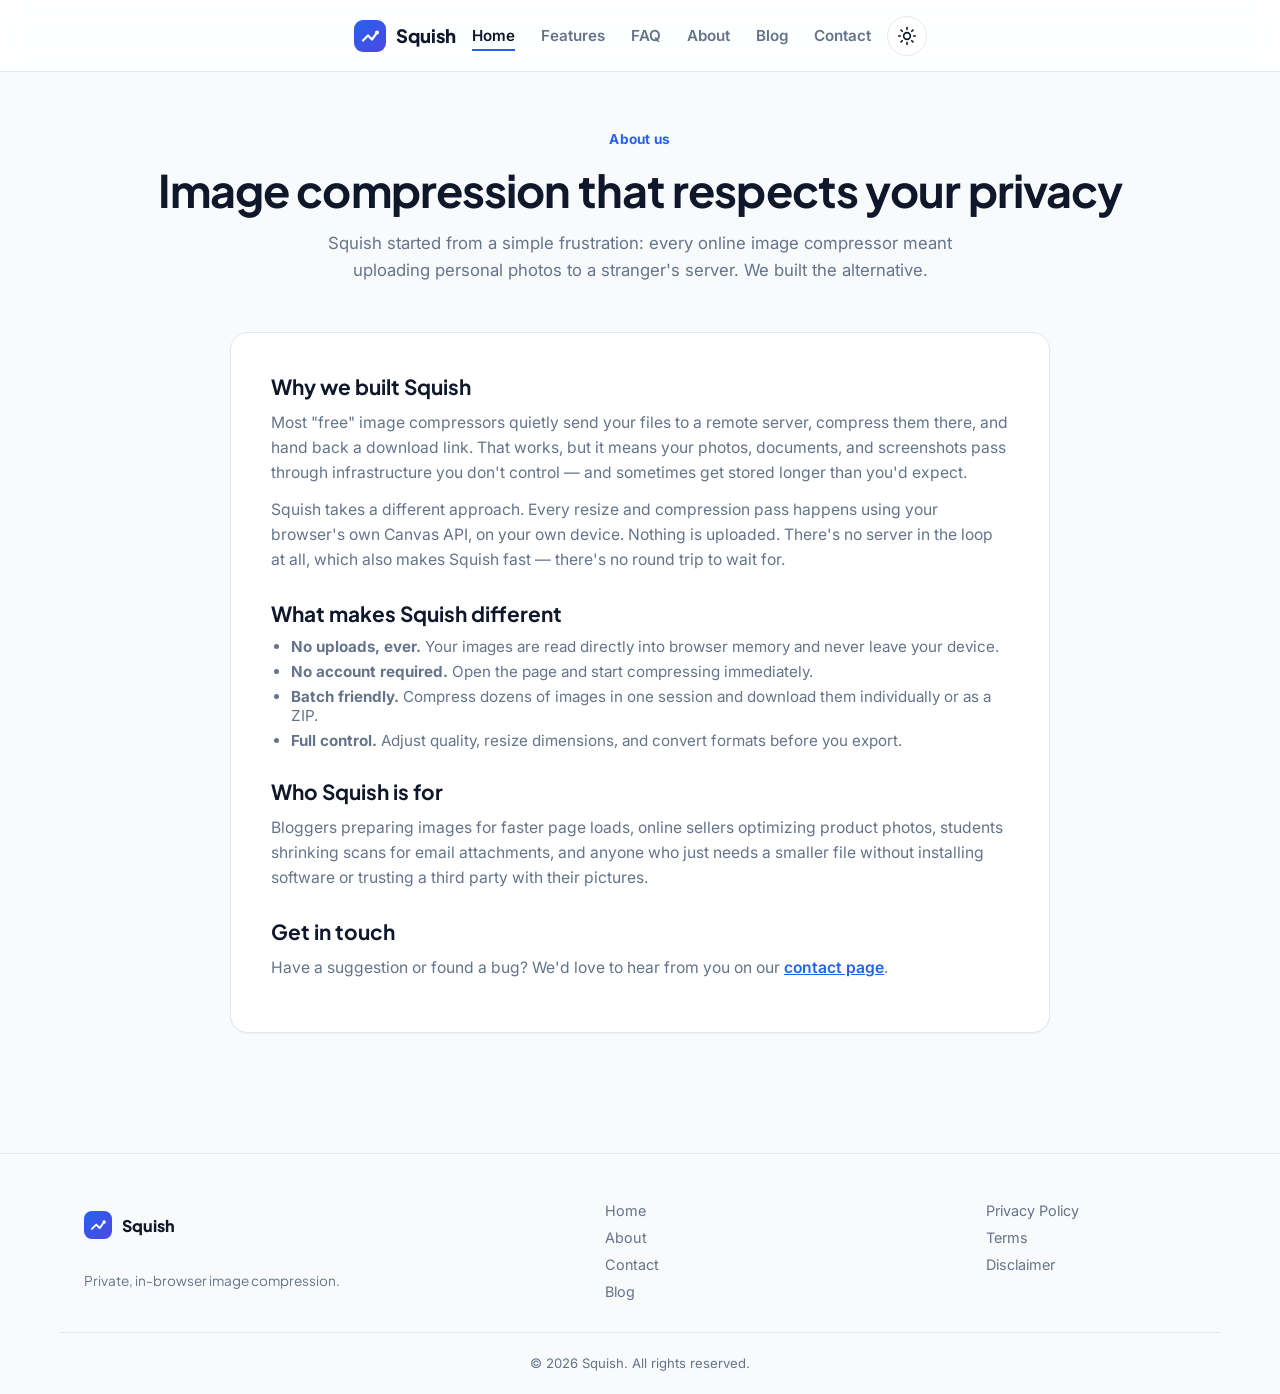
<file: about.html>
<!DOCTYPE html>
<html lang="en">
<head>
<meta charset="UTF-8">
<meta name="viewport" content="width=device-width, initial-scale=1.0">

<title>About Squish — Free, Private, In-Browser Image Compression</title>
<meta name="description" content="Learn about Squish, a free image compressor that runs entirely in your browser. No uploads, no accounts, no tracking — just faster, smaller images.">
<link rel="canonical" href="https://squish-image-compressor.vercel.app/about.html">
<meta name="robots" content="index, follow">

<meta property="og:type" content="website">
<meta property="og:title" content="About Squish">
<meta property="og:description" content="Squish is a free, private image compressor that runs entirely in your browser.">
<meta property="og:url" content="https://squish-image-compressor.vercel.app/about.html">
<meta property="og:site_name" content="Squish">

<link rel="icon" type="image/svg+xml" href="assets/favicon.svg">
<link rel="preconnect" href="https://fonts.googleapis.com">
<link rel="preconnect" href="https://fonts.gstatic.com" crossorigin>
<link href="https://fonts.googleapis.com/css2?family=Plus+Jakarta+Sans:wght@500;600;700;800&family=Inter:wght@400;500;600;700&display=swap" rel="stylesheet">
<link rel="stylesheet" href="style.css">
</head>
<body>

<a class="skip-link" href="#main-content">Skip to content</a>

<header class="site-header" id="top">
  <div class="container header-inner">
    <a href="index.html" class="brand" aria-label="Squish home">
      <img src="assets/logo.svg" alt="" width="32" height="32">
      <span>Squish</span>
    </a>
    <nav class="main-nav" id="mainNav" aria-label="Primary">
      <a href="index.html" aria-current="page">Home</a>
      <a href="index.html#features">Features</a>
      <a href="index.html#faq">FAQ</a>
      <a href="about.html">About</a>
      <a href="blog.html">Blog</a>
      <a href="contact.html">Contact</a>
    </nav>
    <div class="header-actions">
      <button class="theme-toggle" id="themeToggle" type="button" aria-label="Switch to dark mode" aria-pressed="false">
        <svg class="icon-sun" width="20" height="20" viewBox="0 0 24 24" fill="none" stroke="currentColor" stroke-width="2" stroke-linecap="round"><circle cx="12" cy="12" r="4"/><path d="M12 2v2M12 20v2M4.9 4.9l1.4 1.4M17.7 17.7l1.4 1.4M2 12h2M20 12h2M4.9 19.1l1.4-1.4M17.7 6.3l1.4-1.4"/></svg>
        <svg class="icon-moon" width="20" height="20" viewBox="0 0 24 24" fill="none" stroke="currentColor" stroke-width="2" stroke-linecap="round" stroke-linejoin="round"><path d="M21 12.8A9 9 0 1 1 11.2 3 7 7 0 0 0 21 12.8z"/></svg>
      </button>
      <button class="nav-toggle" id="navToggle" type="button" aria-label="Toggle menu" aria-expanded="false" aria-controls="mainNav">
        <span></span><span></span><span></span>
      </button>
    </div>
  </div>
</header>

<main id="main-content">
  <section class="page-banner container">
    <p class="eyebrow">About us</p>
    <h1>Image compression that respects your privacy</h1>
    <p>Squish started from a simple frustration: every online image compressor meant uploading personal photos to a stranger's server. We built the alternative.</p>
  </section>

  <section class="content-page container">
    <div class="content-card fade-up">
      <h2>Why we built Squish</h2>
      <p>Most "free" image compressors quietly send your files to a remote server, compress them there, and hand back a download link. That works, but it means your photos, documents, and screenshots pass through infrastructure you don't control — and sometimes get stored longer than you'd expect.</p>
      <p>Squish takes a different approach. Every resize and compression pass happens using your browser's own Canvas API, on your own device. Nothing is uploaded. There's no server in the loop at all, which also makes Squish fast — there's no round trip to wait for.</p>

      <h2>What makes Squish different</h2>
      <ul>
        <li><strong>No uploads, ever.</strong> Your images are read directly into browser memory and never leave your device.</li>
        <li><strong>No account required.</strong> Open the page and start compressing immediately.</li>
        <li><strong>Batch friendly.</strong> Compress dozens of images in one session and download them individually or as a ZIP.</li>
        <li><strong>Full control.</strong> Adjust quality, resize dimensions, and convert formats before you export.</li>
      </ul>

      <h2>Who Squish is for</h2>
      <p>Bloggers preparing images for faster page loads, online sellers optimizing product photos, students shrinking scans for email attachments, and anyone who just needs a smaller file without installing software or trusting a third party with their pictures.</p>

      <h2>Get in touch</h2>
      <p>Have a suggestion or found a bug? We'd love to hear from you on our <a class="inline-link" href="contact.html">contact page</a>.</p>
    </div>
  </section>
</main>

<footer class="site-footer">
  <div class="container footer-inner">
    <div class="footer-brand">
      <img src="assets/logo.svg" alt="" width="28" height="28">
      <span>Squish</span>
      <p>Private, in-browser image compression.</p>
    </div>
    <nav class="footer-links" aria-label="Footer">
      <a href="index.html">Home</a>
      <a href="about.html">About</a>
      <a href="contact.html">Contact</a>
      <a href="blog.html">Blog</a>
    </nav>

    <nav class="footer-links" aria-label="Footer">
      <a href="privacy-policy.html">Privacy Policy</a>
      <a href="terms.html">Terms</a>
      <a href="disclaimer.html">Disclaimer</a>
    </nav>
    <!-- <div class="footer-social" aria-label="Social media">
      <a href="https://squish-image-compressor.vercel.app/" aria-label="Squish on X">
        <svg width="18" height="18" viewBox="0 0 24 24" fill="currentColor"><path d="M18.9 2H22l-7.6 8.7L23 22h-6.9l-5.4-6.6L4.4 22H1.3l8.1-9.3L1 2h7.1l4.9 6.1L18.9 2z"/></svg>
      </a>
      <a href="https://squish-image-compressor.vercel.app/" aria-label="Squish on GitHub">
        <svg width="18" height="18" viewBox="0 0 24 24" fill="currentColor"><path d="M12 2C6.5 2 2 6.6 2 12.2c0 4.5 2.9 8.3 6.8 9.6.5.1.7-.2.7-.5v-1.9c-2.8.6-3.4-1.3-3.4-1.3-.4-1.1-1-1.4-1-1.4-.9-.6.1-.6.1-.6 1 .1 1.5 1 1.5 1 .9 1.5 2.3 1.1 2.9.8.1-.7.3-1.1.6-1.4-2.2-.3-4.6-1.1-4.6-5 0-1.1.4-2 1-2.7-.1-.3-.5-1.3.1-2.7 0 0 .8-.3 2.7 1a9.4 9.4 0 0 1 5 0c1.9-1.3 2.7-1 2.7-1 .6 1.4.2 2.4.1 2.7.6.7 1 1.6 1 2.7 0 3.9-2.4 4.7-4.6 5 .3.3.6.9.6 1.8v2.6c0 .3.2.6.7.5 3.9-1.3 6.8-5.1 6.8-9.6C22 6.6 17.5 2 12 2z"/></svg>
      </a>
    </div> -->
  </div>
  <div class="container footer-bottom">
    <p>&copy; <span id="year"></span> Squish. All rights reserved.</p>
  </div>
</footer>

<script src="site.js"></script>
</body>
</html>
</file>
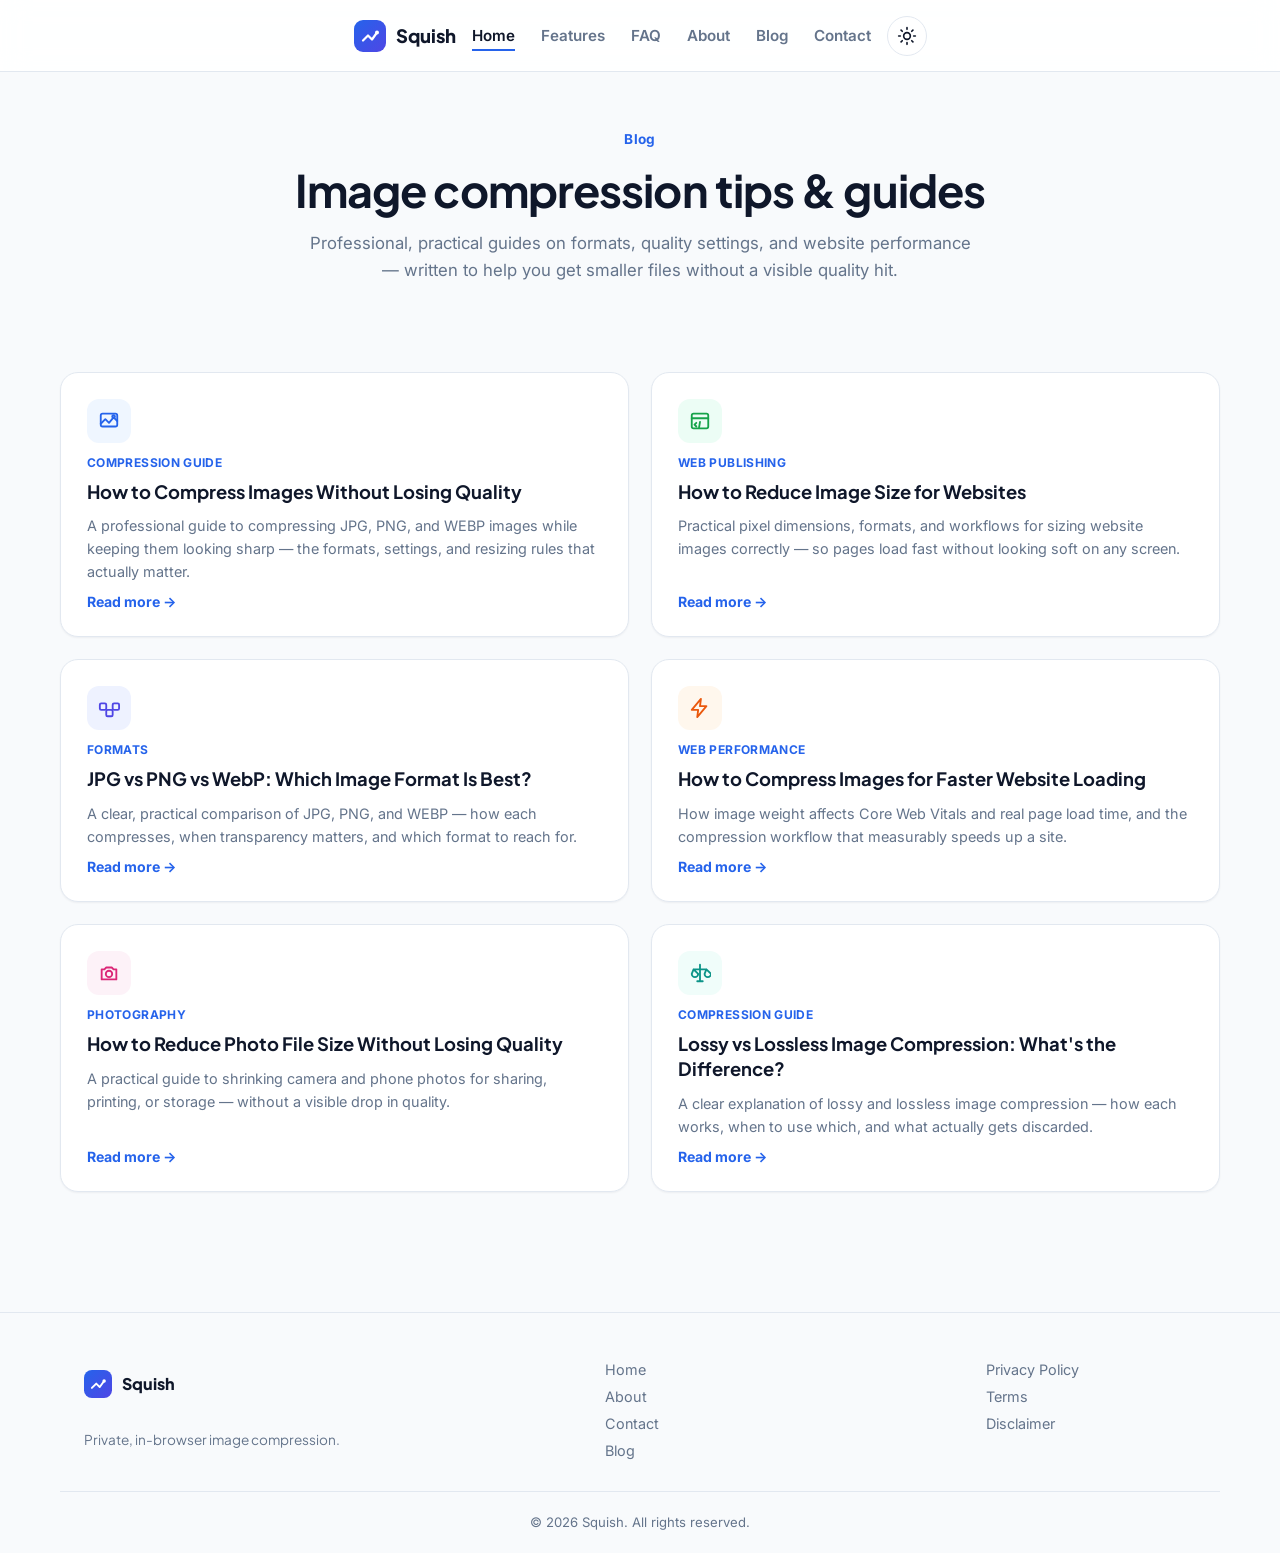
<file: blog.html>
<!DOCTYPE html>
<html lang="en">
<head>
<meta charset="UTF-8">
<meta name="viewport" content="width=device-width, initial-scale=1.0">

<title>Blog — Image Compression Tips &amp; Guides | Squish</title>
<meta name="description" content="Professional guides on compressing images without losing quality, choosing the right format, and speeding up websites with smaller images.">
<link rel="canonical" href="https://squish-image-compressor.vercel.app/blog.html">
<meta name="robots" content="index, follow">

<meta property="og:type" content="website">
<meta property="og:title" content="Squish Blog — Image Compression Tips & Guides">
<meta property="og:description" content="Professional guides on compressing images without losing quality, choosing the right format, and speeding up websites with smaller images.">
<meta property="og:url" content="https://squish-image-compressor.vercel.app/blog.html">
<meta property="og:site_name" content="Squish">

<link rel="icon" type="image/svg+xml" href="assets/favicon.svg">
<link rel="preconnect" href="https://fonts.googleapis.com">
<link rel="preconnect" href="https://fonts.gstatic.com" crossorigin>
<link href="https://fonts.googleapis.com/css2?family=Plus+Jakarta+Sans:wght@500;600;700;800&family=Inter:wght@400;500;600;700&display=swap" rel="stylesheet">
<link rel="stylesheet" href="style.css">
</head>
<body>

<a class="skip-link" href="#main-content">Skip to content</a>

<header class="site-header" id="top">
  <div class="container header-inner">
    <a href="index.html" class="brand" aria-label="Squish home">
      <img src="assets/logo.svg" alt="" width="32" height="32">
      <span>Squish</span>
    </a>
    <nav class="main-nav" id="mainNav" aria-label="Primary">
      <a href="index.html" aria-current="page">Home</a>
      <a href="index.html#features">Features</a>
      <a href="index.html#faq">FAQ</a>
      <a href="about.html">About</a>
      <a href="blog.html">Blog</a>
      <a href="contact.html">Contact</a>
    </nav>
    <div class="header-actions">
      <button class="theme-toggle" id="themeToggle" type="button" aria-label="Switch to dark mode" aria-pressed="false">
        <svg class="icon-sun" width="20" height="20" viewBox="0 0 24 24" fill="none" stroke="currentColor" stroke-width="2" stroke-linecap="round"><circle cx="12" cy="12" r="4"/><path d="M12 2v2M12 20v2M4.9 4.9l1.4 1.4M17.7 17.7l1.4 1.4M2 12h2M20 12h2M4.9 19.1l1.4-1.4M17.7 6.3l1.4-1.4"/></svg>
        <svg class="icon-moon" width="20" height="20" viewBox="0 0 24 24" fill="none" stroke="currentColor" stroke-width="2" stroke-linecap="round" stroke-linejoin="round"><path d="M21 12.8A9 9 0 1 1 11.2 3 7 7 0 0 0 21 12.8z"/></svg>
      </button>
      <button class="nav-toggle" id="navToggle" type="button" aria-label="Toggle menu" aria-expanded="false" aria-controls="mainNav">
        <span></span><span></span><span></span>
      </button>
    </div>
  </div>
</header>

<main id="main-content">
  <section class="page-banner container">
    <p class="eyebrow">Blog</p>
    <h1>Image compression tips &amp; guides</h1>
    <p>Professional, practical guides on formats, quality settings, and website performance &mdash; written to help you get smaller files without a visible quality hit.</p>
  </section>

  <section class="content-page container">
    <div class="blog-grid">
      <a class="blog-card fade-up" href="how-to-compress-images-without-losing-quality.html">
        <div class="blog-card-icon" style="background:#EFF6FF;color:#2563EB;"><svg width="22" height="22" viewBox="0 0 24 24" fill="none" stroke="currentColor" stroke-width="2" stroke-linecap="round" stroke-linejoin="round"><rect x="3" y="4" width="18" height="14" rx="2"/><path d="M3 15l5-5 4 4 5-6 4 4"/><circle cx="17" cy="7" r="1.5"/></svg></div>
        <span class="blog-eyebrow">Compression Guide</span>
        <h2>How to Compress Images Without Losing Quality</h2>
        <p>A professional guide to compressing JPG, PNG, and WEBP images while keeping them looking sharp — the formats, settings, and resizing rules that actually matter.</p>
        <span class="read-more">Read more &rarr;</span>
      </a>

      <a class="blog-card fade-up" href="how-to-reduce-image-size-for-websites.html">
        <div class="blog-card-icon" style="background:#ECFDF5;color:#16A34A;"><svg width="22" height="22" viewBox="0 0 24 24" fill="none" stroke="currentColor" stroke-width="2" stroke-linecap="round" stroke-linejoin="round"><rect x="3" y="4" width="18" height="16" rx="2"/><path d="M3 9h18"/><path d="M8 14l-2 2 2 2M12 13l-1 6"/></svg></div>
        <span class="blog-eyebrow">Web Publishing</span>
        <h2>How to Reduce Image Size for Websites</h2>
        <p>Practical pixel dimensions, formats, and workflows for sizing website images correctly — so pages load fast without looking soft on any screen.</p>
        <span class="read-more">Read more &rarr;</span>
      </a>

      <a class="blog-card fade-up" href="jpg-vs-png-vs-webp-which-format-is-best.html">
        <div class="blog-card-icon" style="background:#EEF2FF;color:#4F46E5;"><svg width="22" height="22" viewBox="0 0 24 24" fill="none" stroke="currentColor" stroke-width="2" stroke-linecap="round" stroke-linejoin="round"><rect x="2" y="7" width="7" height="7" rx="1.5"/><rect x="9" y="14" width="7" height="7" rx="1.5"/><rect x="16" y="7" width="7" height="7" rx="1.5"/></svg></div>
        <span class="blog-eyebrow">Formats</span>
        <h2>JPG vs PNG vs WebP: Which Image Format Is Best?</h2>
        <p>A clear, practical comparison of JPG, PNG, and WEBP — how each compresses, when transparency matters, and which format to reach for.</p>
        <span class="read-more">Read more &rarr;</span>
      </a>

      <a class="blog-card fade-up" href="compress-images-for-faster-website-loading.html">
        <div class="blog-card-icon" style="background:#FFF7ED;color:#EA580C;"><svg width="22" height="22" viewBox="0 0 24 24" fill="none" stroke="currentColor" stroke-width="2" stroke-linecap="round" stroke-linejoin="round"><path d="M13 2L3 14h7l-1 8 10-12h-7l1-8z"/></svg></div>
        <span class="blog-eyebrow">Web Performance</span>
        <h2>How to Compress Images for Faster Website Loading</h2>
        <p>How image weight affects Core Web Vitals and real page load time, and the compression workflow that measurably speeds up a site.</p>
        <span class="read-more">Read more &rarr;</span>
      </a>

      <a class="blog-card fade-up" href="reduce-photo-file-size-without-losing-quality.html">
        <div class="blog-card-icon" style="background:#FDF2F8;color:#DB2777;"><svg width="22" height="22" viewBox="0 0 24 24" fill="none" stroke="currentColor" stroke-width="2" stroke-linecap="round" stroke-linejoin="round"><path d="M4 8h3l2-2h6l2 2h3v11H4z"/><circle cx="12" cy="13" r="3.5"/></svg></div>
        <span class="blog-eyebrow">Photography</span>
        <h2>How to Reduce Photo File Size Without Losing Quality</h2>
        <p>A practical guide to shrinking camera and phone photos for sharing, printing, or storage — without a visible drop in quality.</p>
        <span class="read-more">Read more &rarr;</span>
      </a>

      <a class="blog-card fade-up" href="lossy-vs-lossless-image-compression.html">
        <div class="blog-card-icon" style="background:#F0FDFA;color:#0D9488;"><svg width="22" height="22" viewBox="0 0 24 24" fill="none" stroke="currentColor" stroke-width="2" stroke-linecap="round" stroke-linejoin="round"><path d="M12 3v18M5 8l-2 5a3.5 3.5 0 0 0 7 0zM19 8l-2 5a3.5 3.5 0 0 0 7 0zM5 8h14M9 21h6"/></svg></div>
        <span class="blog-eyebrow">Compression Guide</span>
        <h2>Lossy vs Lossless Image Compression: What's the Difference?</h2>
        <p>A clear explanation of lossy and lossless image compression — how each works, when to use which, and what actually gets discarded.</p>
        <span class="read-more">Read more &rarr;</span>
      </a>
    </div>
  </section>
</main>

<footer class="site-footer">
  <div class="container footer-inner">
    <div class="footer-brand">
      <img src="assets/logo.svg" alt="" width="28" height="28">
      <span>Squish</span>
      <p>Private, in-browser image compression.</p>
    </div>
    <nav class="footer-links" aria-label="Footer">
      <a href="index.html">Home</a>
      <a href="about.html">About</a>
      <a href="contact.html">Contact</a>
      <a href="blog.html">Blog</a>
    </nav>

    <nav class="footer-links" aria-label="Footer">
      <a href="privacy-policy.html">Privacy Policy</a>
      <a href="terms.html">Terms</a>
      <a href="disclaimer.html">Disclaimer</a>
    </nav>
    <!-- <div class="footer-social" aria-label="Social media">
      <a href="https://squish-image-compressor.vercel.app/" aria-label="Squish on X">
        <svg width="18" height="18" viewBox="0 0 24 24" fill="currentColor"><path d="M18.9 2H22l-7.6 8.7L23 22h-6.9l-5.4-6.6L4.4 22H1.3l8.1-9.3L1 2h7.1l4.9 6.1L18.9 2z"/></svg>
      </a>
      <a href="https://squish-image-compressor.vercel.app/" aria-label="Squish on GitHub">
        <svg width="18" height="18" viewBox="0 0 24 24" fill="currentColor"><path d="M12 2C6.5 2 2 6.6 2 12.2c0 4.5 2.9 8.3 6.8 9.6.5.1.7-.2.7-.5v-1.9c-2.8.6-3.4-1.3-3.4-1.3-.4-1.1-1-1.4-1-1.4-.9-.6.1-.6.1-.6 1 .1 1.5 1 1.5 1 .9 1.5 2.3 1.1 2.9.8.1-.7.3-1.1.6-1.4-2.2-.3-4.6-1.1-4.6-5 0-1.1.4-2 1-2.7-.1-.3-.5-1.3.1-2.7 0 0 .8-.3 2.7 1a9.4 9.4 0 0 1 5 0c1.9-1.3 2.7-1 2.7-1 .6 1.4.2 2.4.1 2.7.6.7 1 1.6 1 2.7 0 3.9-2.4 4.7-4.6 5 .3.3.6.9.6 1.8v2.6c0 .3.2.6.7.5 3.9-1.3 6.8-5.1 6.8-9.6C22 6.6 17.5 2 12 2z"/></svg>
      </a>
    </div> -->
  </div>
  <div class="container footer-bottom">
    <p>&copy; <span id="year"></span> Squish. All rights reserved.</p>
  </div>
</footer>

<script src="site.js"></script>
</body>
</html>
</file>
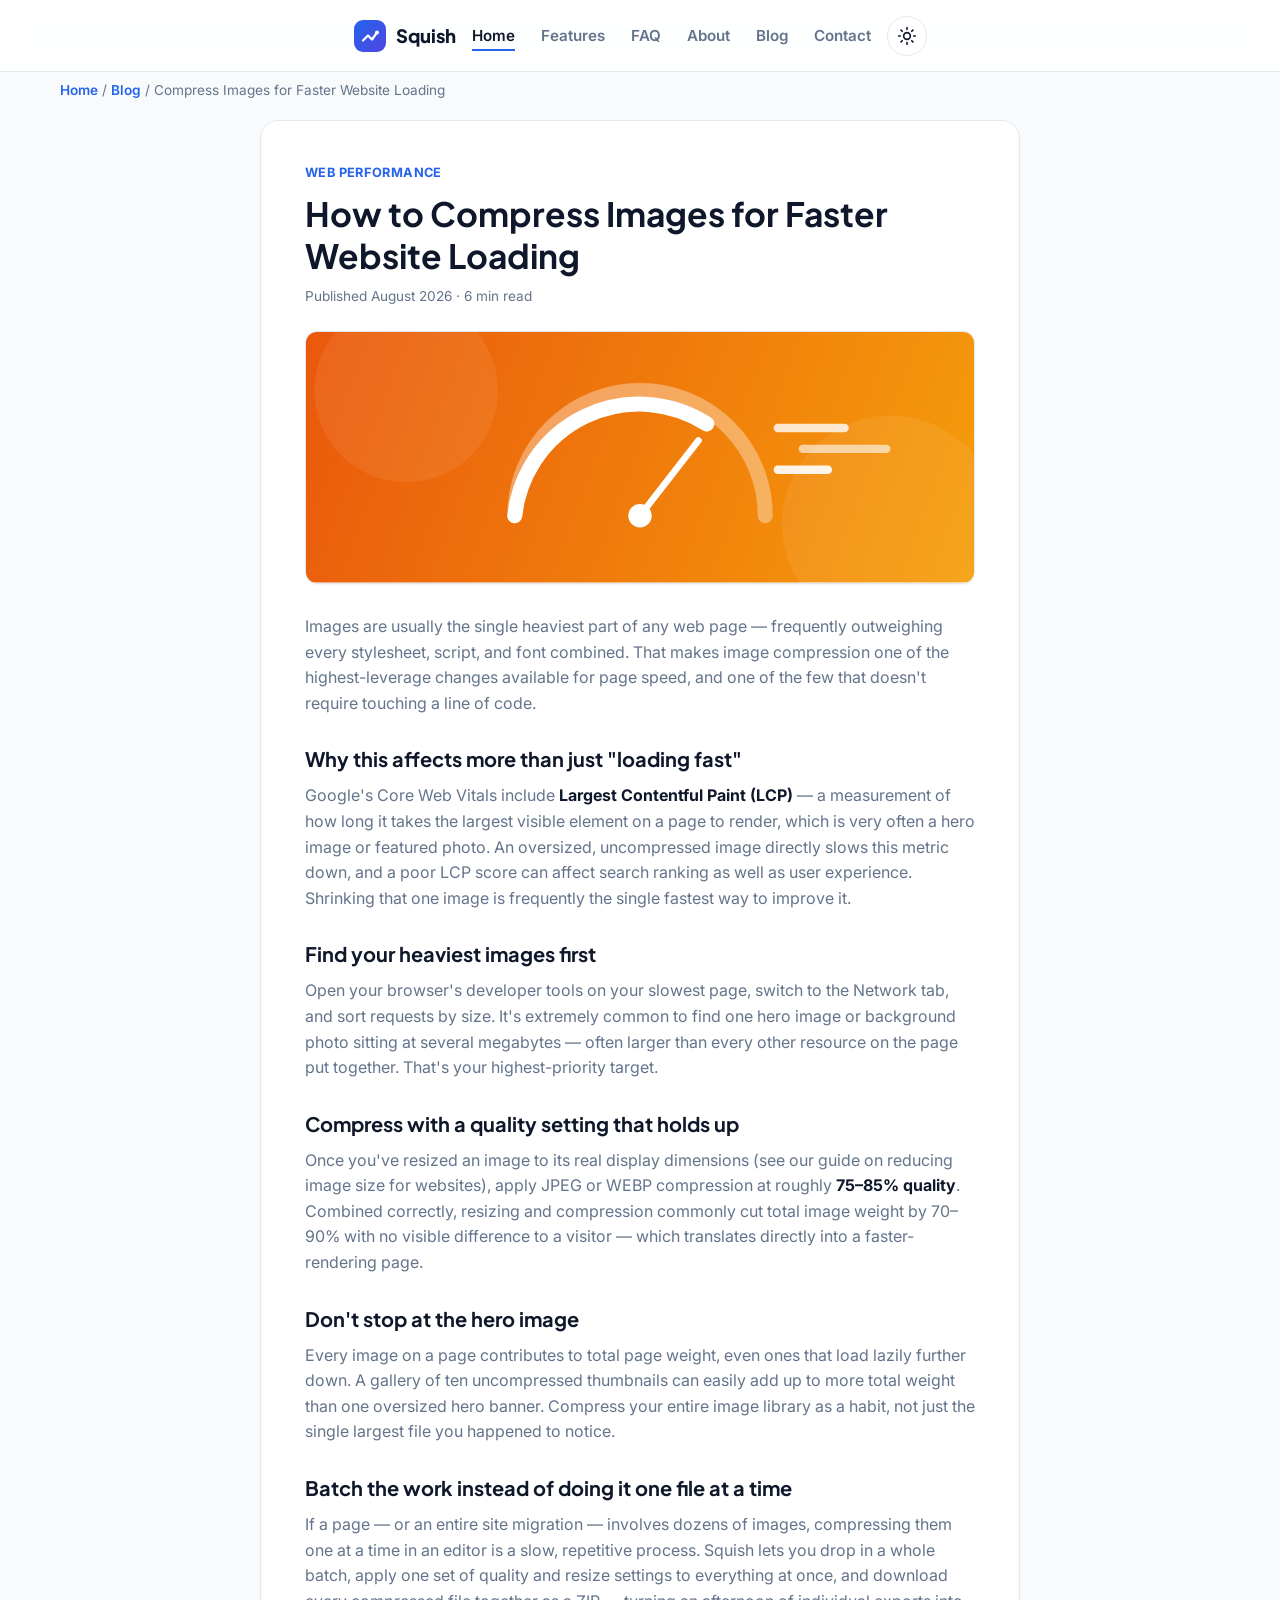
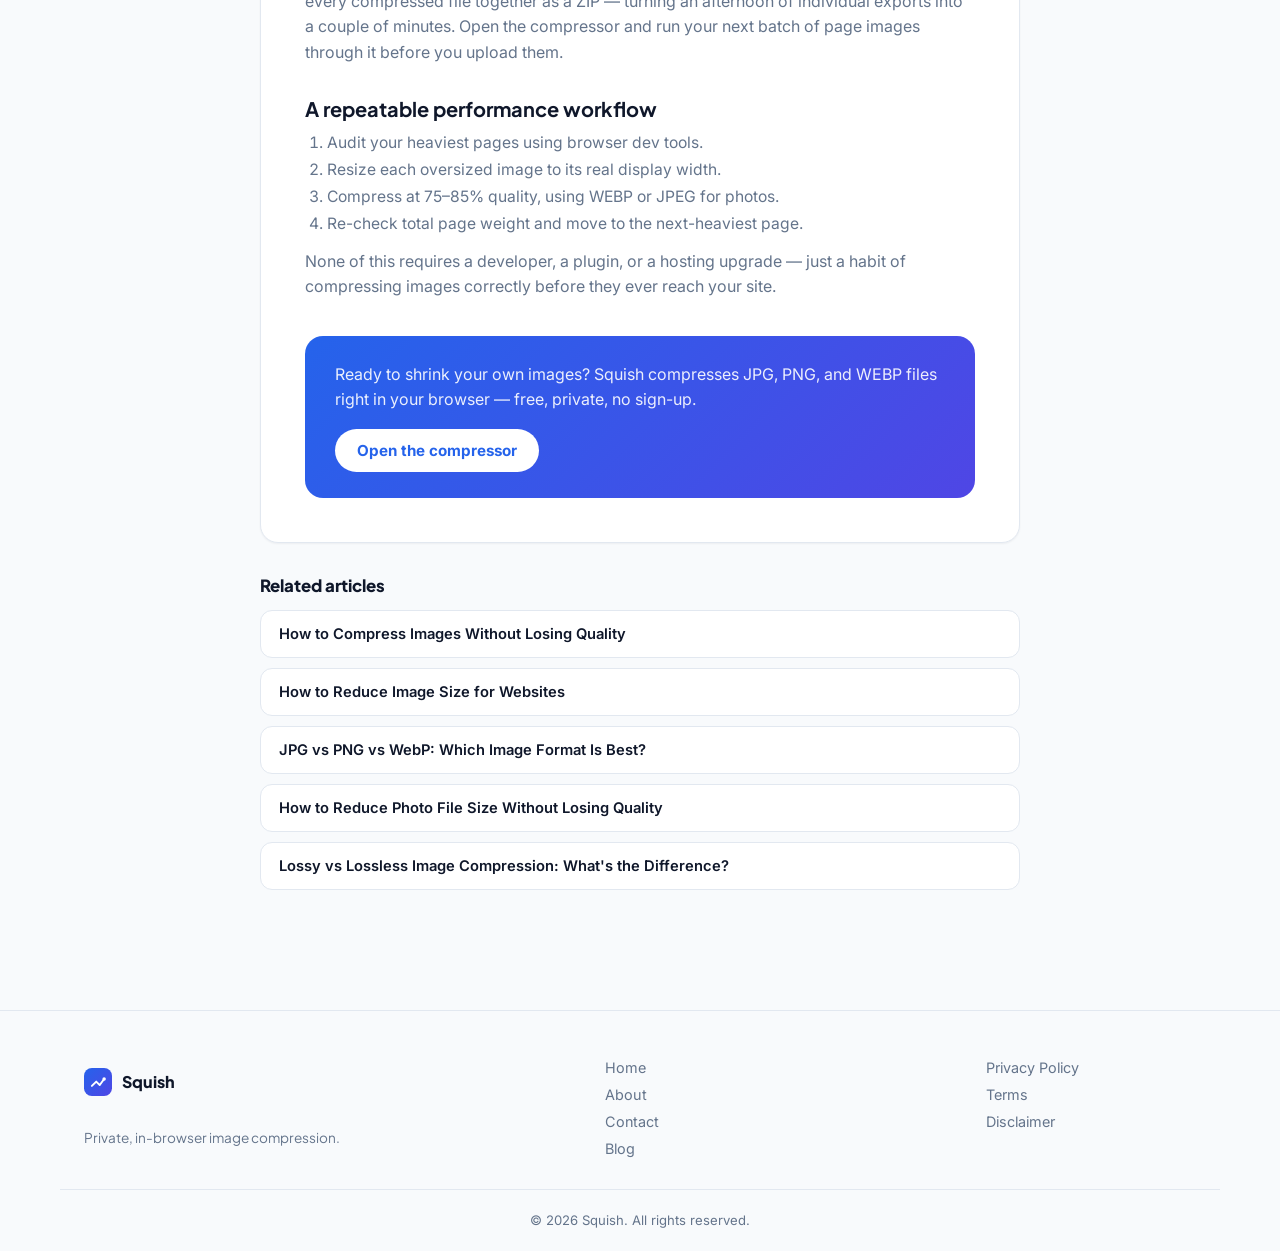
<file: compress-images-for-faster-website-loading.html>
<!DOCTYPE html>
<html lang="en">
<head>
<meta charset="UTF-8">
<meta name="viewport" content="width=device-width, initial-scale=1.0">

<title>How to Compress Images for Faster Website Loading | Squish Blog</title>
<meta name="description" content="How image weight affects Core Web Vitals and real page load time, and the compression workflow that measurably speeds up a site.">
<link rel="canonical" href="https://squish-image-compressor.vercel.app/compress-images-for-faster-website-loading.html">
<meta name="robots" content="index, follow">

<meta property="og:type" content="article">
<meta property="og:title" content="Compress Images for Faster Website Loading">
<meta property="og:description" content="How image weight affects Core Web Vitals and real page load time, and the compression workflow that measurably speeds up a site.">
<meta property="og:url" content="https://squish-image-compressor.vercel.app/compress-images-for-faster-website-loading.html">
<meta property="og:site_name" content="Squish">

<meta name="twitter:card" content="summary_large_image">
<meta name="twitter:title" content="Compress Images for Faster Website Loading">
<meta name="twitter:description" content="How image weight affects Core Web Vitals and real page load time, and the compression workflow that measurably speeds up a site.">

<link rel="icon" type="image/svg+xml" href="assets/favicon.svg">
<link rel="preconnect" href="https://fonts.googleapis.com">
<link rel="preconnect" href="https://fonts.gstatic.com" crossorigin>
<link href="https://fonts.googleapis.com/css2?family=Plus+Jakarta+Sans:wght@500;600;700;800&family=Inter:wght@400;500;600;700&display=swap" rel="stylesheet">
<link rel="stylesheet" href="style.css">

<script type="application/ld+json">
{
  "@context": "https://schema.org",
  "@type": "Article",
  "headline": "Compress Images for Faster Website Loading",
  "description": "How image weight affects Core Web Vitals and real page load time, and the compression workflow that measurably speeds up a site.",
  "author": { "@type": "Organization", "name": "Squish" },
  "publisher": { "@type": "Organization", "name": "Squish" },
  "datePublished": "2026-08-07",
  "mainEntityOfPage": "https://squish-image-compressor.vercel.app/compress-images-for-faster-website-loading.html"
}
</script>
</head>
<body>

<a class="skip-link" href="#main-content">Skip to content</a>

<header class="site-header" id="top">
  <div class="container header-inner">
    <a href="index.html" class="brand" aria-label="Squish home">
      <img src="assets/logo.svg" alt="" width="32" height="32">
      <span>Squish</span>
    </a>
    <nav class="main-nav" id="mainNav" aria-label="Primary">
      <a href="index.html" aria-current="page">Home</a>
      <a href="index.html#features">Features</a>
      <a href="index.html#faq">FAQ</a>
      <a href="about.html">About</a>
      <a href="blog.html">Blog</a>
      <a href="contact.html">Contact</a>
    </nav>
    <div class="header-actions">
      <button class="theme-toggle" id="themeToggle" type="button" aria-label="Switch to dark mode" aria-pressed="false">
        <svg class="icon-sun" width="20" height="20" viewBox="0 0 24 24" fill="none" stroke="currentColor" stroke-width="2" stroke-linecap="round"><circle cx="12" cy="12" r="4"/><path d="M12 2v2M12 20v2M4.9 4.9l1.4 1.4M17.7 17.7l1.4 1.4M2 12h2M20 12h2M4.9 19.1l1.4-1.4M17.7 6.3l1.4-1.4"/></svg>
        <svg class="icon-moon" width="20" height="20" viewBox="0 0 24 24" fill="none" stroke="currentColor" stroke-width="2" stroke-linecap="round" stroke-linejoin="round"><path d="M21 12.8A9 9 0 1 1 11.2 3 7 7 0 0 0 21 12.8z"/></svg>
      </button>
      <button class="nav-toggle" id="navToggle" type="button" aria-label="Toggle menu" aria-expanded="false" aria-controls="mainNav">
        <span></span><span></span><span></span>
      </button>
    </div>
  </div>
</header>

<main id="main-content">
  <div class="container article-wrap">
    <p class="breadcrumb"><a href="index.html">Home</a> / <a href="blog.html">Blog</a> / Compress Images for Faster Website Loading</p>

    <article class="article fade-up">
      <span class="article-eyebrow">Web Performance</span>
      <h1>How to Compress Images for Faster Website Loading</h1>
      <p class="article-meta">Published August 2026 &middot; 6 min read</p>

      <div class="article-hero" role="img" aria-label="Illustration of a speedometer showing fast load performance">
        <svg viewBox="0 0 800 300" xmlns="http://www.w3.org/2000/svg">
          <defs>
            <linearGradient id="g4" x1="0" y1="0" x2="800" y2="300" gradientUnits="userSpaceOnUse">
              <stop stop-color="#EA580C"/><stop offset="1" stop-color="#F59E0B"/>
            </linearGradient>
          </defs>
          <rect width="800" height="300" fill="url(#g4)"/>
          <circle cx="120" cy="70" r="110" fill="#ffffff" opacity="0.07"/>
          <circle cx="700" cy="230" r="130" fill="#ffffff" opacity="0.07"/>
          <!-- speedometer -->
          <path d="M250 220a150 150 0 0 1 300 0" fill="none" stroke="#ffffff" stroke-width="18" stroke-linecap="round" opacity="0.35"/>
          <path d="M250 220a150 150 0 0 1 230 -110" fill="none" stroke="#ffffff" stroke-width="18" stroke-linecap="round"/>
          <circle cx="400" cy="220" r="14" fill="#ffffff"/>
          <path d="M400 220l70-90" stroke="#ffffff" stroke-width="8" stroke-linecap="round"/>
          <!-- motion lines -->
          <rect x="560" y="110" width="90" height="10" rx="5" fill="#ffffff" opacity="0.8"/>
          <rect x="590" y="135" width="110" height="10" rx="5" fill="#ffffff" opacity="0.6"/>
          <rect x="560" y="160" width="70" height="10" rx="5" fill="#ffffff" opacity="0.9"/>
        </svg>
      </div>


      <p>Images are usually the single heaviest part of any web page — frequently outweighing every stylesheet, script, and font combined. That makes image compression one of the highest-leverage changes available for page speed, and one of the few that doesn't require touching a line of code.</p>

      <h2>Why this affects more than just "loading fast"</h2>
      <p>Google's Core Web Vitals include <strong>Largest Contentful Paint (LCP)</strong> — a measurement of how long it takes the largest visible element on a page to render, which is very often a hero image or featured photo. An oversized, uncompressed image directly slows this metric down, and a poor LCP score can affect search ranking as well as user experience. Shrinking that one image is frequently the single fastest way to improve it.</p>

      <h2>Find your heaviest images first</h2>
      <p>Open your browser's developer tools on your slowest page, switch to the Network tab, and sort requests by size. It's extremely common to find one hero image or background photo sitting at several megabytes — often larger than every other resource on the page put together. That's your highest-priority target.</p>

      <h2>Compress with a quality setting that holds up</h2>
      <p>Once you've resized an image to its real display dimensions (see our guide on <a href="how-to-reduce-image-size-for-websites.html">reducing image size for websites</a>), apply JPEG or WEBP compression at roughly <strong>75–85% quality</strong>. Combined correctly, resizing and compression commonly cut total image weight by 70–90% with no visible difference to a visitor — which translates directly into a faster-rendering page.</p>

      <h2>Don't stop at the hero image</h2>
      <p>Every image on a page contributes to total page weight, even ones that load lazily further down. A gallery of ten uncompressed thumbnails can easily add up to more total weight than one oversized hero banner. Compress your entire image library as a habit, not just the single largest file you happened to notice.</p>

      <h2>Batch the work instead of doing it one file at a time</h2>
      <p>If a page — or an entire site migration — involves dozens of images, compressing them one at a time in an editor is a slow, repetitive process. Squish lets you drop in a whole batch, apply one set of quality and resize settings to everything at once, and download every compressed file together as a ZIP — turning an afternoon of individual exports into a couple of minutes. <a href="index.html">Open the compressor</a> and run your next batch of page images through it before you upload them.</p>

      <h2>A repeatable performance workflow</h2>
      <ol>
        <li>Audit your heaviest pages using browser dev tools.</li>
        <li>Resize each oversized image to its real display width.</li>
        <li>Compress at 75–85% quality, using WEBP or JPEG for photos.</li>
        <li>Re-check total page weight and move to the next-heaviest page.</li>
      </ol>
      <p>None of this requires a developer, a plugin, or a hosting upgrade — just a habit of compressing images correctly before they ever reach your site.</p>


      <div class="article-cta">
        <p>Ready to shrink your own images? Squish compresses JPG, PNG, and WEBP files right in your browser &mdash; free, private, no sign-up.</p>
        <a class="btn btn-primary ripple" href="index.html">Open the compressor</a>
      </div>
    </article>

    <div class="related-posts">
      <h2 class="related-heading">Related articles</h2>
      <a href="how-to-compress-images-without-losing-quality.html">How to Compress Images Without Losing Quality</a>
      <a href="how-to-reduce-image-size-for-websites.html">How to Reduce Image Size for Websites</a>
      <a href="jpg-vs-png-vs-webp-which-format-is-best.html">JPG vs PNG vs WebP: Which Image Format Is Best?</a>
      <a href="reduce-photo-file-size-without-losing-quality.html">How to Reduce Photo File Size Without Losing Quality</a>
      <a href="lossy-vs-lossless-image-compression.html">Lossy vs Lossless Image Compression: What's the Difference?</a>
    </div>
  </div>
</main>

<footer class="site-footer">
  <div class="container footer-inner">
    <div class="footer-brand">
      <img src="assets/logo.svg" alt="" width="28" height="28">
      <span>Squish</span>
      <p>Private, in-browser image compression.</p>
    </div>
    <nav class="footer-links" aria-label="Footer">
      <a href="index.html">Home</a>
      <a href="about.html">About</a>
      <a href="contact.html">Contact</a>
      <a href="blog.html">Blog</a>
    </nav>

    <nav class="footer-links" aria-label="Footer">
      <a href="privacy-policy.html">Privacy Policy</a>
      <a href="terms.html">Terms</a>
      <a href="disclaimer.html">Disclaimer</a>
    </nav>
    <!-- <div class="footer-social" aria-label="Social media">
      <a href="https://squish-image-compressor.vercel.app/" aria-label="Squish on X">
        <svg width="18" height="18" viewBox="0 0 24 24" fill="currentColor"><path d="M18.9 2H22l-7.6 8.7L23 22h-6.9l-5.4-6.6L4.4 22H1.3l8.1-9.3L1 2h7.1l4.9 6.1L18.9 2z"/></svg>
      </a>
      <a href="https://squish-image-compressor.vercel.app/" aria-label="Squish on GitHub">
        <svg width="18" height="18" viewBox="0 0 24 24" fill="currentColor"><path d="M12 2C6.5 2 2 6.6 2 12.2c0 4.5 2.9 8.3 6.8 9.6.5.1.7-.2.7-.5v-1.9c-2.8.6-3.4-1.3-3.4-1.3-.4-1.1-1-1.4-1-1.4-.9-.6.1-.6.1-.6 1 .1 1.5 1 1.5 1 .9 1.5 2.3 1.1 2.9.8.1-.7.3-1.1.6-1.4-2.2-.3-4.6-1.1-4.6-5 0-1.1.4-2 1-2.7-.1-.3-.5-1.3.1-2.7 0 0 .8-.3 2.7 1a9.4 9.4 0 0 1 5 0c1.9-1.3 2.7-1 2.7-1 .6 1.4.2 2.4.1 2.7.6.7 1 1.6 1 2.7 0 3.9-2.4 4.7-4.6 5 .3.3.6.9.6 1.8v2.6c0 .3.2.6.7.5 3.9-1.3 6.8-5.1 6.8-9.6C22 6.6 17.5 2 12 2z"/></svg>
      </a>
    </div> -->
  </div>
  <div class="container footer-bottom">
    <p>&copy; <span id="year"></span> Squish. All rights reserved.</p>
  </div>
</footer>

<script src="site.js"></script>
</body>
</html>
</file>
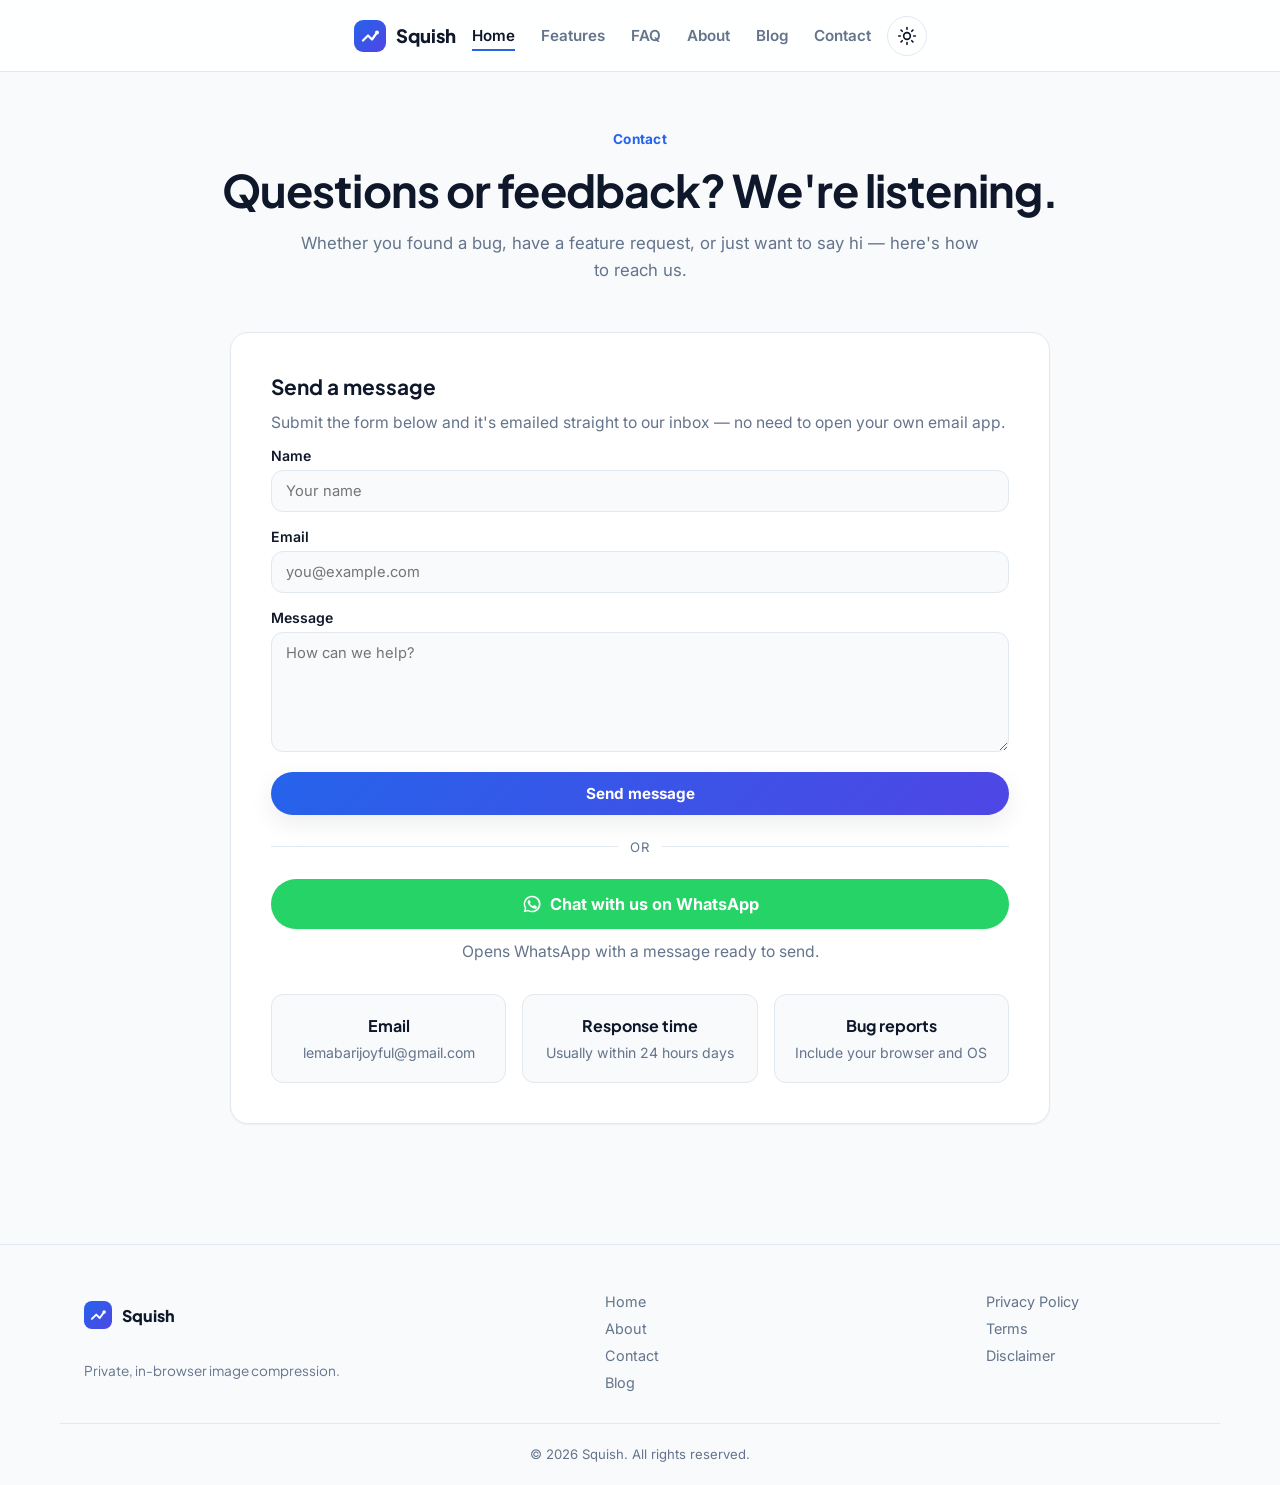
<file: contact.html>
<!DOCTYPE html>
<html lang="en">
<head>
<meta charset="UTF-8">
<meta name="viewport" content="width=device-width, initial-scale=1.0">

<title>Contact Squish — Questions, Feedback &amp; Support</title>
<meta name="description" content="Get in touch with the Squish team for questions, feedback, or support with the free browser-based image compressor.">
<link rel="canonical" href="https://squish-image-compressor.vercel.app/contact.html">
<meta name="robots" content="index, follow">

<meta property="og:type" content="website">
<meta property="og:title" content="Contact Squish">
<meta property="og:description" content="Questions or feedback about Squish? Reach out any time.">
<meta property="og:url" content="https://squish-image-compressor.vercel.app/contact.html">
<meta property="og:site_name" content="Squish">

<link rel="icon" type="image/svg+xml" href="assets/favicon.svg">
<link rel="preconnect" href="https://fonts.googleapis.com">
<link rel="preconnect" href="https://fonts.gstatic.com" crossorigin>
<link href="https://fonts.googleapis.com/css2?family=Plus+Jakarta+Sans:wght@500;600;700;800&family=Inter:wght@400;500;600;700&display=swap" rel="stylesheet">
<link rel="stylesheet" href="style.css">
</head>
<body>

<a class="skip-link" href="#main-content">Skip to content</a>

<header class="site-header" id="top">
  <div class="container header-inner">
    <a href="index.html" class="brand" aria-label="Squish home">
      <img src="assets/logo.svg" alt="" width="32" height="32">
      <span>Squish</span>
    </a>
    <nav class="main-nav" id="mainNav" aria-label="Primary">
      <a href="index.html" aria-current="page">Home</a>
      <a href="index.html#features">Features</a>
      <a href="index.html#faq">FAQ</a>
      <a href="about.html">About</a>
      <a href="blog.html">Blog</a>
      <a href="contact.html">Contact</a>
    </nav>
    <div class="header-actions">
      <button class="theme-toggle" id="themeToggle" type="button" aria-label="Switch to dark mode" aria-pressed="false">
        <svg class="icon-sun" width="20" height="20" viewBox="0 0 24 24" fill="none" stroke="currentColor" stroke-width="2" stroke-linecap="round"><circle cx="12" cy="12" r="4"/><path d="M12 2v2M12 20v2M4.9 4.9l1.4 1.4M17.7 17.7l1.4 1.4M2 12h2M20 12h2M4.9 19.1l1.4-1.4M17.7 6.3l1.4-1.4"/></svg>
        <svg class="icon-moon" width="20" height="20" viewBox="0 0 24 24" fill="none" stroke="currentColor" stroke-width="2" stroke-linecap="round" stroke-linejoin="round"><path d="M21 12.8A9 9 0 1 1 11.2 3 7 7 0 0 0 21 12.8z"/></svg>
      </button>
      <button class="nav-toggle" id="navToggle" type="button" aria-label="Toggle menu" aria-expanded="false" aria-controls="mainNav">
        <span></span><span></span><span></span>
      </button>
    </div>
  </div>
</header>

<main id="main-content">
  <section class="page-banner container">
    <p class="eyebrow">Contact</p>
    <h1>Questions or feedback? We're listening.</h1>
    <p>Whether you found a bug, have a feature request, or just want to say hi — here's how to reach us.</p>
  </section>

  <section class="content-page container">
    <div class="content-card fade-up">
      <h2>Send a message</h2>
      <p>Submit the form below and it's emailed straight to our inbox — no need to open your own email app.</p>

      <!--
        TODO before going live:
        Replace YOUR-EMAIL@example.com below with the real inbox that should
        receive these messages. The first time a message is sent to a new
        address, FormSubmit emails that address a one-time "Activate Form"
        confirmation link — click it once and every submission after that
        arrives automatically. No account or API key needed.
        Docs: https://formsubmit.co
      -->
      <form class="contact-form" id="contactForm" action="https://formsubmit.co/lemabarijoyful@gmail.com" method="POST">
        <input type="hidden" name="_subject" value="New message from the Squish contact form">
        <input type="hidden" name="_template" value="table">
        <input type="hidden" name="_captcha" value="false">
        <!-- Honeypot field: real visitors never fill this in, spam bots often do. -->
        <input type="text" name="_honey" style="display:none" tabindex="-1" autocomplete="off">

        <div>
          <label for="cf-name">Name</label>
          <input type="text" id="cf-name" name="name" placeholder="Your name" required>
        </div>
        <div>
          <label for="cf-email">Email</label>
          <input type="email" id="cf-email" name="email" placeholder="you@example.com" required>
        </div>
        <div>
          <label for="cf-message">Message</label>
          <textarea id="cf-message" name="message" placeholder="How can we help?" required></textarea>
        </div>
        <button type="submit" class="btn btn-primary ripple">Send message</button>
      </form>

      <div class="contact-divider"><span>or</span></div>

      <!--
        TODO before going live:
        Replace 1XXXXXXXXXX with the real WhatsApp number in international
        format, digits only, no + or spaces (e.g. 14155552671).
      -->
      <a class="btn btn-success btn-large ripple whatsapp-btn" id="whatsappBtn"
         href="https://wa.me/23409079017040?text=Hi%20Squish%2C%20I%20have%20a%20question."
         target="_blank" rel="noopener noreferrer">
        <svg width="20" height="20" viewBox="0 0 24 24" fill="currentColor"><path d="M12 2a10 10 0 0 0-8.6 15L2 22l5.2-1.4A10 10 0 1 0 12 2zm0 18.2a8.2 8.2 0 0 1-4.2-1.1l-.3-.2-3.1.8.8-3-.2-.3A8.2 8.2 0 1 1 12 20.2zm4.5-6.1c-.2-.1-1.5-.7-1.7-.8-.2-.1-.4-.1-.6.1-.2.2-.7.8-.8 1-.2.2-.3.2-.5.1-.2-.1-1-.4-2-1.2-.7-.6-1.2-1.4-1.4-1.6-.1-.2 0-.4.1-.5l.4-.4c.1-.1.2-.3.3-.4.1-.2 0-.4 0-.5 0-.1-.6-1.5-.8-2-.2-.5-.4-.4-.6-.4h-.5c-.2 0-.5.1-.7.3-.2.2-.9.9-.9 2.2s1 2.6 1.1 2.7c.1.2 2 3 4.7 4.2.7.3 1.2.5 1.6.6.7.2 1.3.2 1.8.1.5-.1 1.5-.6 1.7-1.2.2-.6.2-1.1.2-1.2-.1-.1-.3-.2-.5-.3z"/></svg>
        Chat with us on WhatsApp
      </a>
      <p class="field-hint" style="text-align:center;margin-top:10px;">Opens WhatsApp with a message ready to send.</p>

      <div class="contact-info-grid">
        <div class="contact-info-card">
          <strong>Email</strong>
          <span>lemabarijoyful@gmail.com</span>
        </div>
        <div class="contact-info-card">
          <strong>Response time</strong>
          <span>Usually within 24 hours days</span>
        </div>
        <div class="contact-info-card">
          <strong>Bug reports</strong>
          <span>Include your browser and OS</span>
        </div>
      </div>
    </div>
  </section>
</main>

<footer class="site-footer">
  <div class="container footer-inner">
    <div class="footer-brand">
      <img src="assets/logo.svg" alt="" width="28" height="28">
      <span>Squish</span>
      <p>Private, in-browser image compression.</p>
    </div>
    <nav class="footer-links" aria-label="Footer">
      <a href="index.html">Home</a>
      <a href="about.html">About</a>
      <a href="contact.html">Contact</a>
      <a href="blog.html">Blog</a>
    </nav>

    <nav class="footer-links" aria-label="Footer">
      <a href="privacy-policy.html">Privacy Policy</a>
      <a href="terms.html">Terms</a>
      <a href="disclaimer.html">Disclaimer</a>
    </nav>
    <!-- <div class="footer-social" aria-label="Social media">
      <a href="https://squish-image-compressor.vercel.app/" aria-label="Squish on X">
        <svg width="18" height="18" viewBox="0 0 24 24" fill="currentColor"><path d="M18.9 2H22l-7.6 8.7L23 22h-6.9l-5.4-6.6L4.4 22H1.3l8.1-9.3L1 2h7.1l4.9 6.1L18.9 2z"/></svg>
      </a>
      <a href="https://squish-image-compressor.vercel.app/" aria-label="Squish on GitHub">
        <svg width="18" height="18" viewBox="0 0 24 24" fill="currentColor"><path d="M12 2C6.5 2 2 6.6 2 12.2c0 4.5 2.9 8.3 6.8 9.6.5.1.7-.2.7-.5v-1.9c-2.8.6-3.4-1.3-3.4-1.3-.4-1.1-1-1.4-1-1.4-.9-.6.1-.6.1-.6 1 .1 1.5 1 1.5 1 .9 1.5 2.3 1.1 2.9.8.1-.7.3-1.1.6-1.4-2.2-.3-4.6-1.1-4.6-5 0-1.1.4-2 1-2.7-.1-.3-.5-1.3.1-2.7 0 0 .8-.3 2.7 1a9.4 9.4 0 0 1 5 0c1.9-1.3 2.7-1 2.7-1 .6 1.4.2 2.4.1 2.7.6.7 1 1.6 1 2.7 0 3.9-2.4 4.7-4.6 5 .3.3.6.9.6 1.8v2.6c0 .3.2.6.7.5 3.9-1.3 6.8-5.1 6.8-9.6C22 6.6 17.5 2 12 2z"/></svg>
      </a>
    </div> -->
  </div>
  <div class="container footer-bottom">
    <p>&copy; <span id="year"></span> Squish. All rights reserved.</p>
  </div>
</footer>

<script src="site.js"></script>
<script>
  // Keep the WhatsApp link's pre-filled text in sync with whatever the
  // visitor has typed into the form, so either channel carries their message.
  (function () {
    var nameEl = document.getElementById('cf-name');
    var messageEl = document.getElementById('cf-message');
    var waBtn = document.getElementById('whatsappBtn');
    if (!waBtn) return;
    var waBase = waBtn.href.split('?')[0];

    function updateWhatsAppLink() {
      var name = (nameEl && nameEl.value.trim()) || '';
      var message = (messageEl && messageEl.value.trim()) || '';
      var text = message
        ? (name ? 'Hi, I\'m ' + name + '. ' + message : message)
        : 'Hi Squish, I have a question.';
      waBtn.href = waBase + '?text=' + encodeURIComponent(text);
    }

    if (nameEl) nameEl.addEventListener('input', updateWhatsAppLink);
    if (messageEl) messageEl.addEventListener('input', updateWhatsAppLink);
  })();
</script>
</body>
</html>
</file>
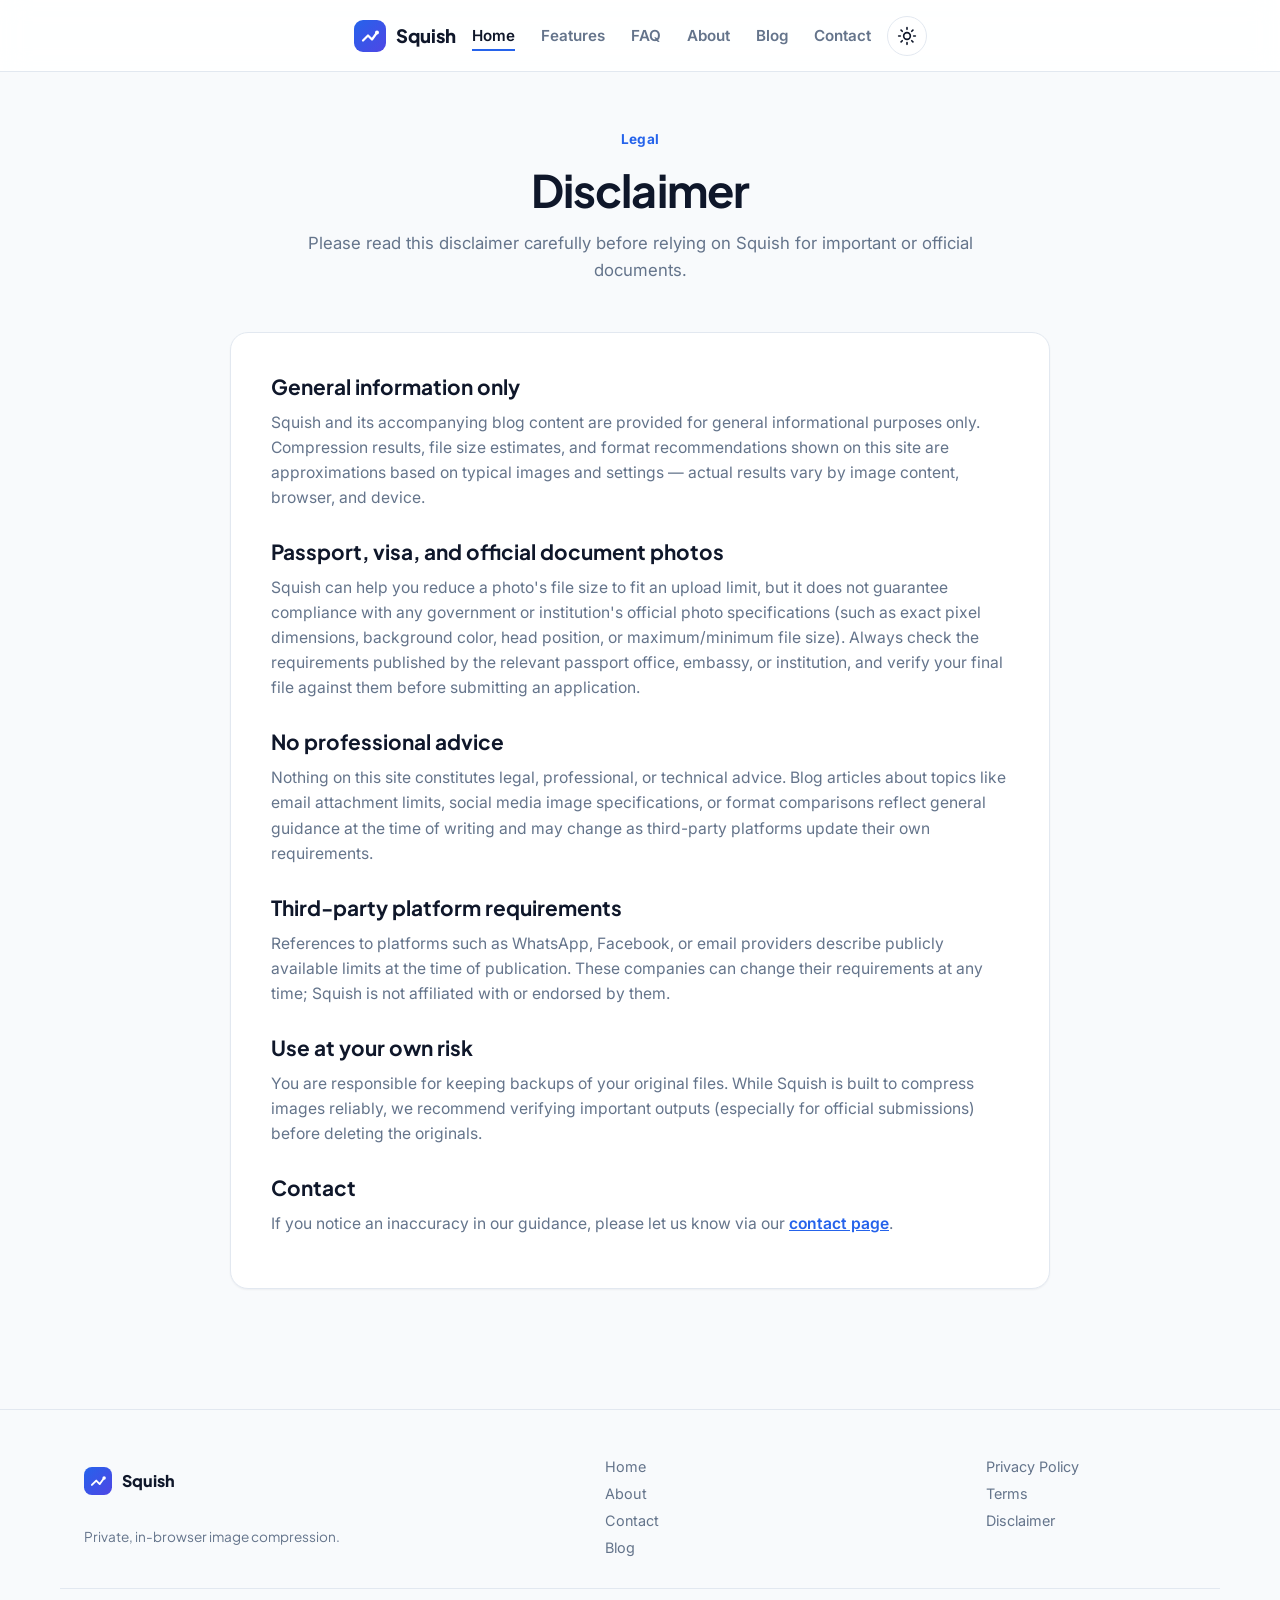
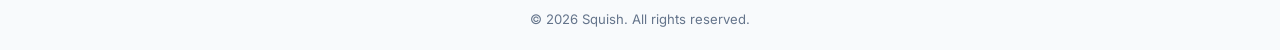
<file: disclaimer.html>
<!DOCTYPE html>
<html lang="en">
<head>
<meta charset="UTF-8">
<meta name="viewport" content="width=device-width, initial-scale=1.0">

<title>Disclaimer — Squish Image Compressor</title>
<meta name="description" content="Disclaimer covering the use of Squish's free browser-based image compression tool, including passport photo and official-document use.">
<link rel="canonical" href="https://squish-image-compressor.vercel.app/disclaimer.html">
<meta name="robots" content="index, follow">
<link rel="icon" type="image/svg+xml" href="assets/favicon.svg">
<link rel="preconnect" href="https://fonts.googleapis.com">
<link rel="preconnect" href="https://fonts.gstatic.com" crossorigin>
<link href="https://fonts.googleapis.com/css2?family=Plus+Jakarta+Sans:wght@500;600;700;800&family=Inter:wght@400;500;600;700&display=swap" rel="stylesheet">
<link rel="stylesheet" href="style.css">
</head>
<body>

<a class="skip-link" href="#main-content">Skip to content</a>

<header class="site-header" id="top">
  <div class="container header-inner">
    <a href="index.html" class="brand" aria-label="Squish home">
      <img src="assets/logo.svg" alt="" width="32" height="32">
      <span>Squish</span>
    </a>
    <nav class="main-nav" id="mainNav" aria-label="Primary">
      <a href="index.html" aria-current="page">Home</a>
      <a href="index.html#features">Features</a>
      <a href="index.html#faq">FAQ</a>
      <a href="about.html">About</a>
      <a href="blog.html">Blog</a>
      <a href="contact.html">Contact</a>
    </nav>
    <div class="header-actions">
      <button class="theme-toggle" id="themeToggle" type="button" aria-label="Switch to dark mode" aria-pressed="false">
        <svg class="icon-sun" width="20" height="20" viewBox="0 0 24 24" fill="none" stroke="currentColor" stroke-width="2" stroke-linecap="round"><circle cx="12" cy="12" r="4"/><path d="M12 2v2M12 20v2M4.9 4.9l1.4 1.4M17.7 17.7l1.4 1.4M2 12h2M20 12h2M4.9 19.1l1.4-1.4M17.7 6.3l1.4-1.4"/></svg>
        <svg class="icon-moon" width="20" height="20" viewBox="0 0 24 24" fill="none" stroke="currentColor" stroke-width="2" stroke-linecap="round" stroke-linejoin="round"><path d="M21 12.8A9 9 0 1 1 11.2 3 7 7 0 0 0 21 12.8z"/></svg>
      </button>
      <button class="nav-toggle" id="navToggle" type="button" aria-label="Toggle menu" aria-expanded="false" aria-controls="mainNav">
        <span></span><span></span><span></span>
      </button>
    </div>
  </div>
</header>

<main id="main-content">
  <section class="page-banner container">
    <p class="eyebrow">Legal</p>
    <h1>Disclaimer</h1>
    <p>Please read this disclaimer carefully before relying on Squish for important or official documents.</p>
  </section>

  <section class="content-page container">
    <div class="content-card fade-up">
      <h2>General information only</h2>
      <p>Squish and its accompanying blog content are provided for general informational purposes only. Compression results, file size estimates, and format recommendations shown on this site are approximations based on typical images and settings — actual results vary by image content, browser, and device.</p>

      <h2>Passport, visa, and official document photos</h2>
      <p>Squish can help you reduce a photo's file size to fit an upload limit, but it does not guarantee compliance with any government or institution's official photo specifications (such as exact pixel dimensions, background color, head position, or maximum/minimum file size). Always check the requirements published by the relevant passport office, embassy, or institution, and verify your final file against them before submitting an application.</p>

      <h2>No professional advice</h2>
      <p>Nothing on this site constitutes legal, professional, or technical advice. Blog articles about topics like email attachment limits, social media image specifications, or format comparisons reflect general guidance at the time of writing and may change as third-party platforms update their own requirements.</p>

      <h2>Third-party platform requirements</h2>
      <p>References to platforms such as WhatsApp, Facebook, or email providers describe publicly available limits at the time of publication. These companies can change their requirements at any time; Squish is not affiliated with or endorsed by them.</p>

      <h2>Use at your own risk</h2>
      <p>You are responsible for keeping backups of your original files. While Squish is built to compress images reliably, we recommend verifying important outputs (especially for official submissions) before deleting the originals.</p>

      <h2>Contact</h2>
      <p>If you notice an inaccuracy in our guidance, please let us know via our <a class="inline-link" href="contact.html">contact page</a>.</p>
    </div>
  </section>
</main>

<footer class="site-footer">
  <div class="container footer-inner">
    <div class="footer-brand">
      <img src="assets/logo.svg" alt="" width="28" height="28">
      <span>Squish</span>
      <p>Private, in-browser image compression.</p>
    </div>
    <nav class="footer-links" aria-label="Footer">
      <a href="index.html">Home</a>
      <a href="about.html">About</a>
      <a href="contact.html">Contact</a>
      <a href="blog.html">Blog</a>
    </nav>

    <nav class="footer-links" aria-label="Footer">
      <a href="privacy-policy.html">Privacy Policy</a>
      <a href="terms.html">Terms</a>
      <a href="disclaimer.html">Disclaimer</a>
    </nav>
    <!-- <div class="footer-social" aria-label="Social media">
      <a href="https://squish-image-compressor.vercel.app/" aria-label="Squish on X">
        <svg width="18" height="18" viewBox="0 0 24 24" fill="currentColor"><path d="M18.9 2H22l-7.6 8.7L23 22h-6.9l-5.4-6.6L4.4 22H1.3l8.1-9.3L1 2h7.1l4.9 6.1L18.9 2z"/></svg>
      </a>
      <a href="https://squish-image-compressor.vercel.app/" aria-label="Squish on GitHub">
        <svg width="18" height="18" viewBox="0 0 24 24" fill="currentColor"><path d="M12 2C6.5 2 2 6.6 2 12.2c0 4.5 2.9 8.3 6.8 9.6.5.1.7-.2.7-.5v-1.9c-2.8.6-3.4-1.3-3.4-1.3-.4-1.1-1-1.4-1-1.4-.9-.6.1-.6.1-.6 1 .1 1.5 1 1.5 1 .9 1.5 2.3 1.1 2.9.8.1-.7.3-1.1.6-1.4-2.2-.3-4.6-1.1-4.6-5 0-1.1.4-2 1-2.7-.1-.3-.5-1.3.1-2.7 0 0 .8-.3 2.7 1a9.4 9.4 0 0 1 5 0c1.9-1.3 2.7-1 2.7-1 .6 1.4.2 2.4.1 2.7.6.7 1 1.6 1 2.7 0 3.9-2.4 4.7-4.6 5 .3.3.6.9.6 1.8v2.6c0 .3.2.6.7.5 3.9-1.3 6.8-5.1 6.8-9.6C22 6.6 17.5 2 12 2z"/></svg>
      </a>
    </div> -->
  </div>
  <div class="container footer-bottom">
    <p>&copy; <span id="year"></span> Squish. All rights reserved.</p>
  </div>
</footer>

<script src="site.js"></script>
</body>
</html>
</file>
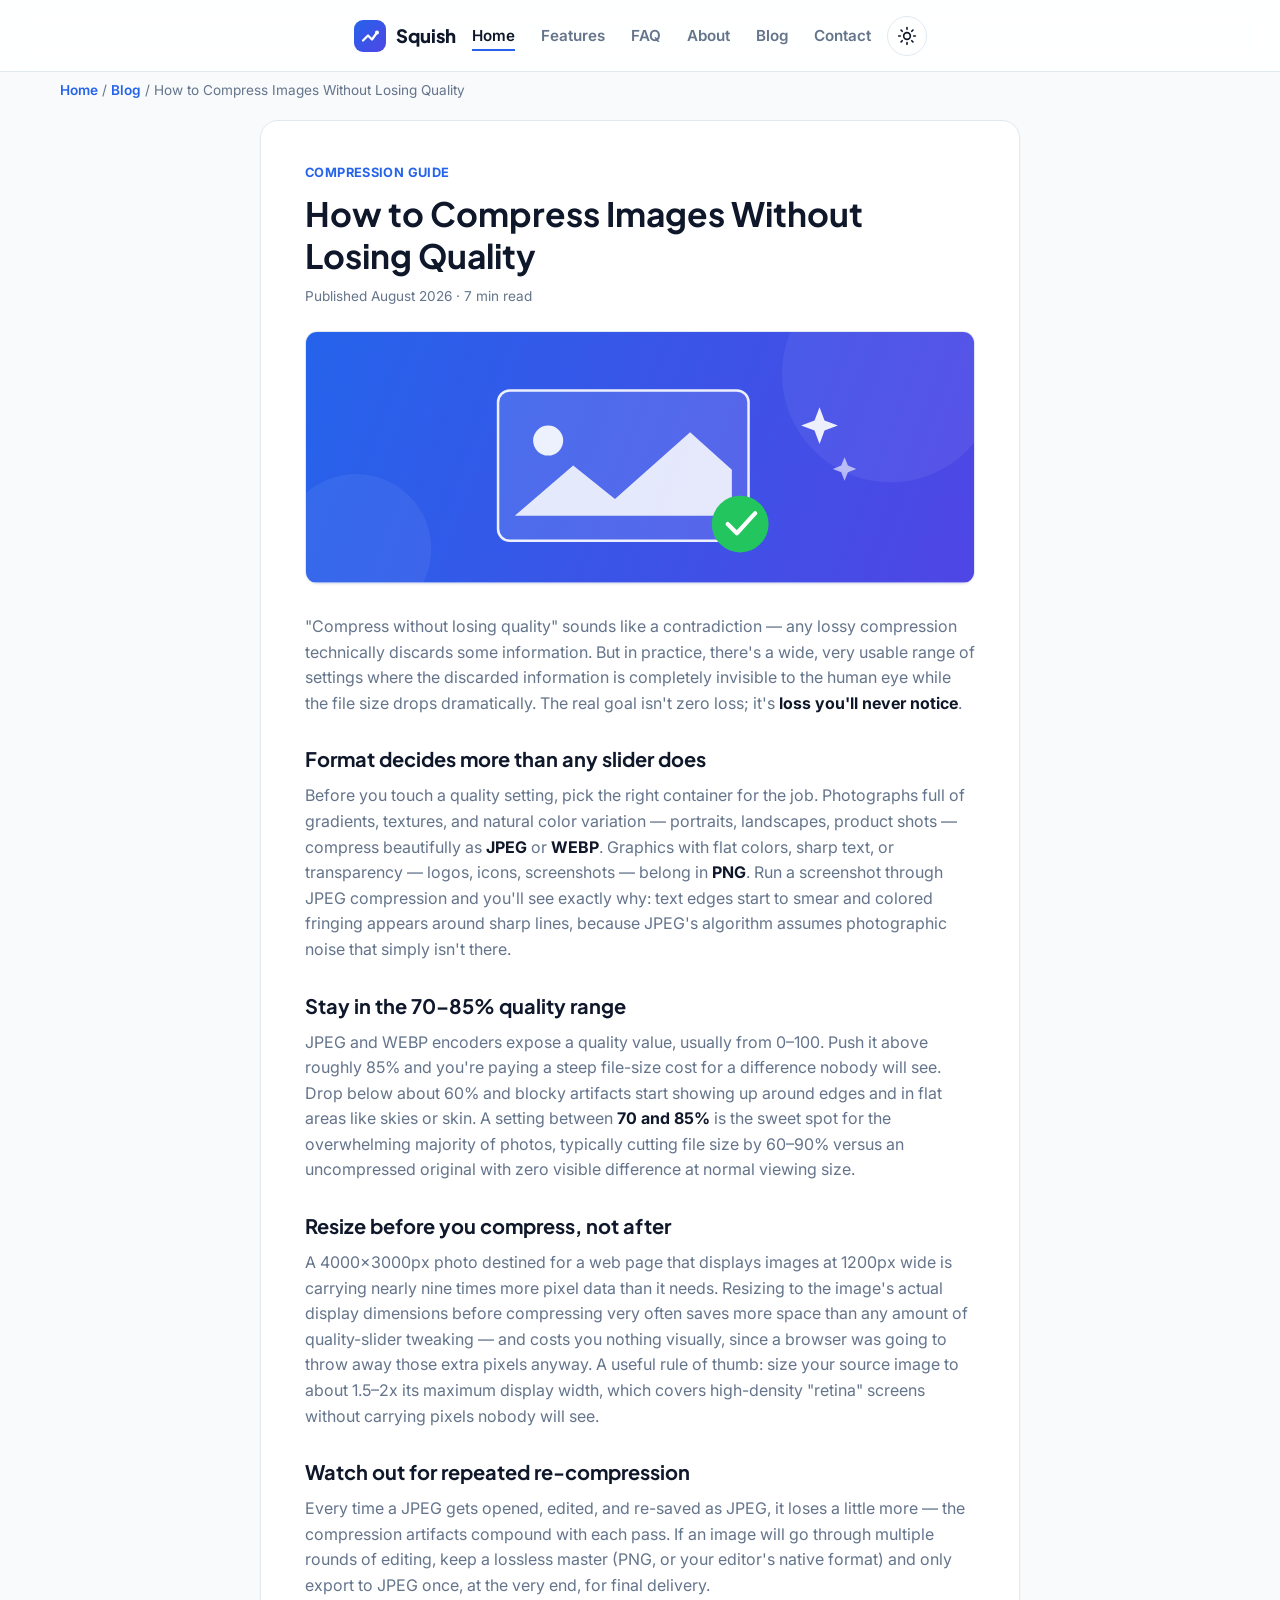
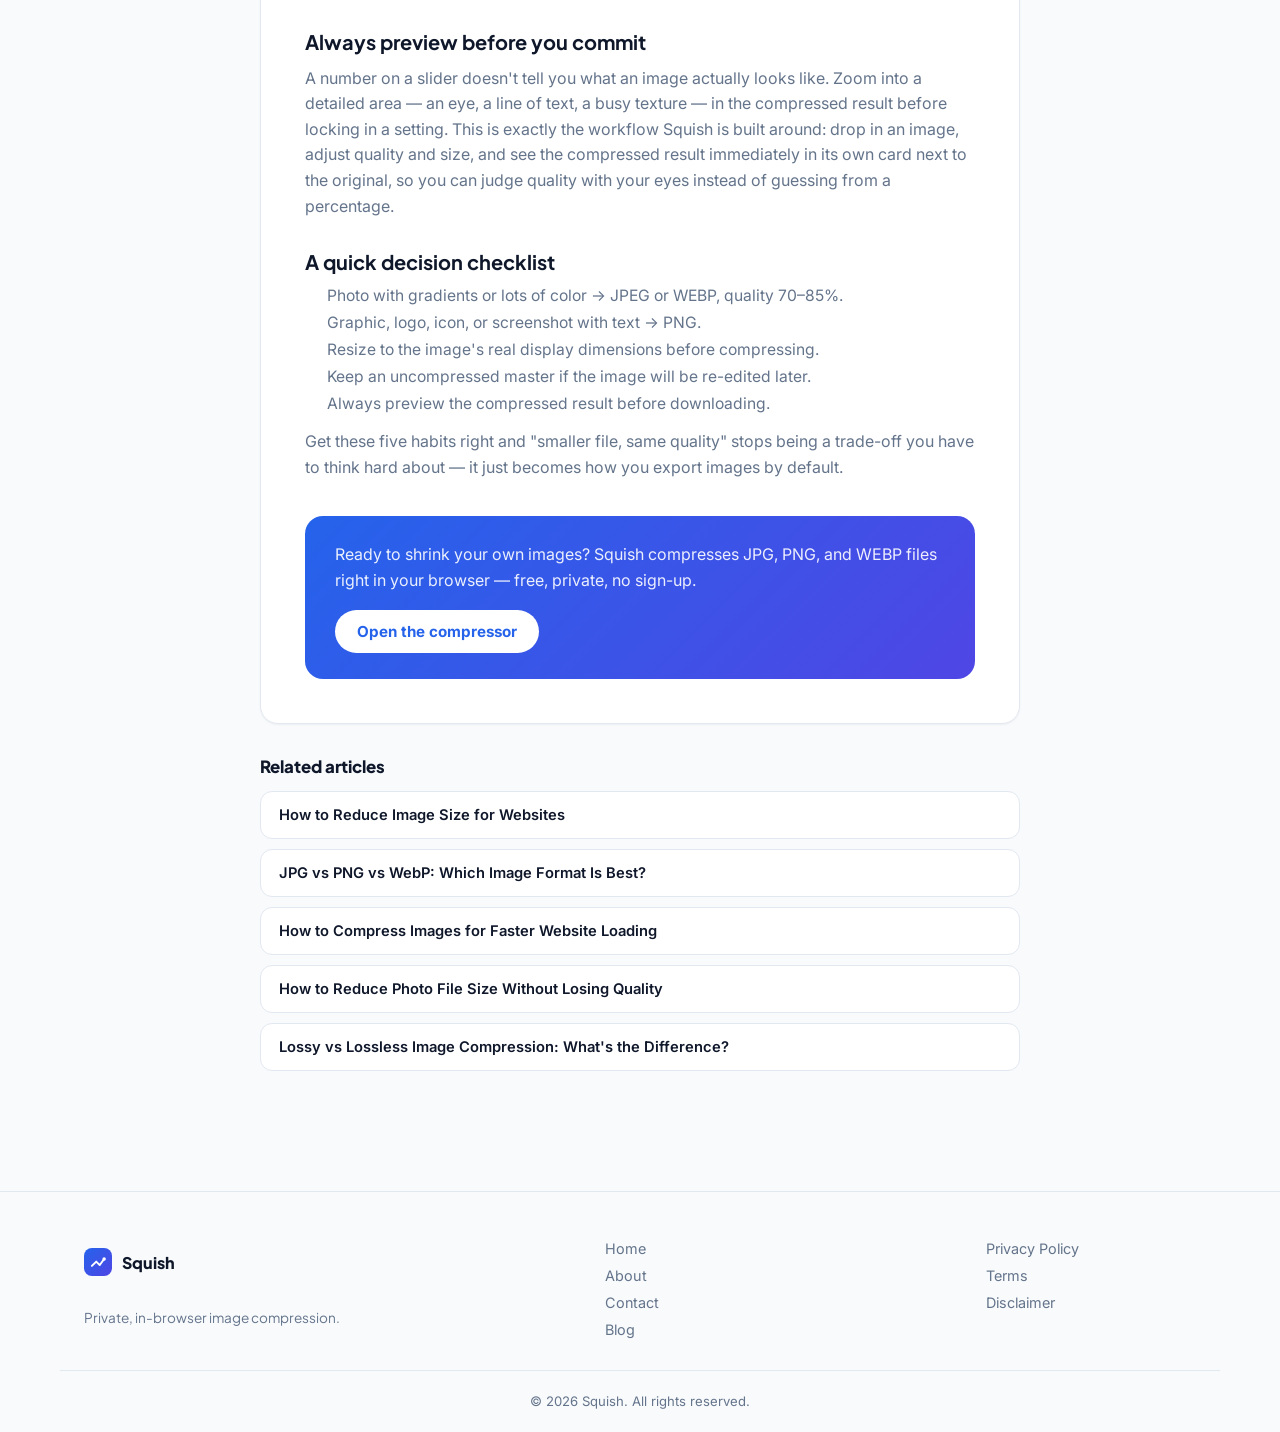
<file: how-to-compress-images-without-losing-quality.html>
<!DOCTYPE html>
<html lang="en">
<head>
<meta charset="UTF-8">
<meta name="viewport" content="width=device-width, initial-scale=1.0">

<title>How to Compress Images Without Losing Quality | Squish Blog</title>
<meta name="description" content="A professional guide to compressing JPG, PNG, and WEBP images while keeping them looking sharp — the formats, settings, and resizing rules that actually matter.">
<link rel="canonical" href="https://squish-image-compressor.vercel.app/how-to-compress-images-without-losing-quality.html">
<meta name="robots" content="index, follow">

<meta property="og:type" content="article">
<meta property="og:title" content="How to Compress Images Without Losing Quality">
<meta property="og:description" content="A professional guide to compressing JPG, PNG, and WEBP images while keeping them looking sharp — the formats, settings, and resizing rules that actually matter.">
<meta property="og:url" content="https://squish-image-compressor.vercel.app/how-to-compress-images-without-losing-quality.html">
<meta property="og:site_name" content="Squish">

<meta name="twitter:card" content="summary_large_image">
<meta name="twitter:title" content="How to Compress Images Without Losing Quality">
<meta name="twitter:description" content="A professional guide to compressing JPG, PNG, and WEBP images while keeping them looking sharp — the formats, settings, and resizing rules that actually matter.">

<link rel="icon" type="image/svg+xml" href="assets/favicon.svg">
<link rel="preconnect" href="https://fonts.googleapis.com">
<link rel="preconnect" href="https://fonts.gstatic.com" crossorigin>
<link href="https://fonts.googleapis.com/css2?family=Plus+Jakarta+Sans:wght@500;600;700;800&family=Inter:wght@400;500;600;700&display=swap" rel="stylesheet">
<link rel="stylesheet" href="style.css">

<script type="application/ld+json">
{
  "@context": "https://schema.org",
  "@type": "Article",
  "headline": "How to Compress Images Without Losing Quality",
  "description": "A professional guide to compressing JPG, PNG, and WEBP images while keeping them looking sharp — the formats, settings, and resizing rules that actually matter.",
  "author": { "@type": "Organization", "name": "Squish" },
  "publisher": { "@type": "Organization", "name": "Squish" },
  "datePublished": "2026-08-01",
  "mainEntityOfPage": "https://squish-image-compressor.vercel.app/how-to-compress-images-without-losing-quality.html"
}
</script>
</head>
<body>

<a class="skip-link" href="#main-content">Skip to content</a>

<header class="site-header" id="top">
  <div class="container header-inner">
    <a href="index.html" class="brand" aria-label="Squish home">
      <img src="assets/logo.svg" alt="" width="32" height="32">
      <span>Squish</span>
    </a>
    <nav class="main-nav" id="mainNav" aria-label="Primary">
      <a href="index.html" aria-current="page">Home</a>
      <a href="index.html#features">Features</a>
      <a href="index.html#faq">FAQ</a>
      <a href="about.html">About</a>
      <a href="blog.html">Blog</a>
      <a href="contact.html">Contact</a>
    </nav>
    <div class="header-actions">
      <button class="theme-toggle" id="themeToggle" type="button" aria-label="Switch to dark mode" aria-pressed="false">
        <svg class="icon-sun" width="20" height="20" viewBox="0 0 24 24" fill="none" stroke="currentColor" stroke-width="2" stroke-linecap="round"><circle cx="12" cy="12" r="4"/><path d="M12 2v2M12 20v2M4.9 4.9l1.4 1.4M17.7 17.7l1.4 1.4M2 12h2M20 12h2M4.9 19.1l1.4-1.4M17.7 6.3l1.4-1.4"/></svg>
        <svg class="icon-moon" width="20" height="20" viewBox="0 0 24 24" fill="none" stroke="currentColor" stroke-width="2" stroke-linecap="round" stroke-linejoin="round"><path d="M21 12.8A9 9 0 1 1 11.2 3 7 7 0 0 0 21 12.8z"/></svg>
      </button>
      <button class="nav-toggle" id="navToggle" type="button" aria-label="Toggle menu" aria-expanded="false" aria-controls="mainNav">
        <span></span><span></span><span></span>
      </button>
    </div>
  </div>
</header>

<main id="main-content">
  <div class="container article-wrap">
    <p class="breadcrumb"><a href="index.html">Home</a> / <a href="blog.html">Blog</a> / How to Compress Images Without Losing Quality</p>

    <article class="article fade-up">
      <span class="article-eyebrow">Compression Guide</span>
      <h1>How to Compress Images Without Losing Quality</h1>
      <p class="article-meta">Published August 2026 &middot; 7 min read</p>

      <div class="article-hero" role="img" aria-label="Illustration of a photo frame with a green quality checkmark badge">
        <svg viewBox="0 0 800 300" xmlns="http://www.w3.org/2000/svg">
          <defs>
            <linearGradient id="g1" x1="0" y1="0" x2="800" y2="300" gradientUnits="userSpaceOnUse">
              <stop stop-color="#2563EB"/><stop offset="1" stop-color="#4F46E5"/>
            </linearGradient>
          </defs>
          <rect width="800" height="300" fill="url(#g1)"/>
          <circle cx="700" cy="50" r="130" fill="#ffffff" opacity="0.06"/>
          <circle cx="60" cy="260" r="90" fill="#ffffff" opacity="0.06"/>
          <!-- photo frame -->
          <rect x="230" y="70" width="300" height="180" rx="14" fill="#ffffff" opacity="0.12"/>
          <rect x="230" y="70" width="300" height="180" rx="14" fill="none" stroke="#ffffff" stroke-width="3" opacity="0.9"/>
          <circle cx="290" cy="130" r="18" fill="#ffffff" opacity="0.9"/>
          <path d="M250 220l70-60 50 40 90-80 50 45v55H250z" fill="#ffffff" opacity="0.85"/>
          <!-- quality checkmark badge -->
          <circle cx="520" cy="230" r="34" fill="#22C55E"/>
          <path d="M505 230l11 11 22-24" stroke="#ffffff" stroke-width="5" stroke-linecap="round" stroke-linejoin="round" fill="none"/>
          <!-- sparkle -->
          <path d="M615 90l6 16 16 6-16 6-6 16-6-16-16-6 16-6z" fill="#ffffff" opacity="0.9"/>
          <path d="M645 150l4 10 10 4-10 4-4 10-4-10-10-4 10-4z" fill="#ffffff" opacity="0.6"/>
        </svg>
      </div>


      <p>"Compress without losing quality" sounds like a contradiction — any lossy compression technically discards some information. But in practice, there's a wide, very usable range of settings where the discarded information is completely invisible to the human eye while the file size drops dramatically. The real goal isn't zero loss; it's <strong>loss you'll never notice</strong>.</p>

      <h2>Format decides more than any slider does</h2>
      <p>Before you touch a quality setting, pick the right container for the job. Photographs full of gradients, textures, and natural color variation — portraits, landscapes, product shots — compress beautifully as <strong>JPEG</strong> or <strong>WEBP</strong>. Graphics with flat colors, sharp text, or transparency — logos, icons, screenshots — belong in <strong>PNG</strong>. Run a screenshot through JPEG compression and you'll see exactly why: text edges start to smear and colored fringing appears around sharp lines, because JPEG's algorithm assumes photographic noise that simply isn't there.</p>

      <h2>Stay in the 70–85% quality range</h2>
      <p>JPEG and WEBP encoders expose a quality value, usually from 0–100. Push it above roughly 85% and you're paying a steep file-size cost for a difference nobody will see. Drop below about 60% and blocky artifacts start showing up around edges and in flat areas like skies or skin. A setting between <strong>70 and 85%</strong> is the sweet spot for the overwhelming majority of photos, typically cutting file size by 60–90% versus an uncompressed original with zero visible difference at normal viewing size.</p>

      <h2>Resize before you compress, not after</h2>
      <p>A 4000×3000px photo destined for a web page that displays images at 1200px wide is carrying nearly nine times more pixel data than it needs. Resizing to the image's actual display dimensions before compressing very often saves more space than any amount of quality-slider tweaking — and costs you nothing visually, since a browser was going to throw away those extra pixels anyway. A useful rule of thumb: size your source image to about 1.5–2x its maximum display width, which covers high-density "retina" screens without carrying pixels nobody will see.</p>

      <h2>Watch out for repeated re-compression</h2>
      <p>Every time a JPEG gets opened, edited, and re-saved as JPEG, it loses a little more — the compression artifacts compound with each pass. If an image will go through multiple rounds of editing, keep a lossless master (PNG, or your editor's native format) and only export to JPEG once, at the very end, for final delivery.</p>

      <h2>Always preview before you commit</h2>
      <p>A number on a slider doesn't tell you what an image actually looks like. Zoom into a detailed area — an eye, a line of text, a busy texture — in the compressed result before locking in a setting. This is exactly the workflow <a href="index.html">Squish</a> is built around: drop in an image, adjust quality and size, and see the compressed result immediately in its own card next to the original, so you can judge quality with your eyes instead of guessing from a percentage.</p>

      <h2>A quick decision checklist</h2>
      <ul>
        <li>Photo with gradients or lots of color → JPEG or WEBP, quality 70–85%.</li>
        <li>Graphic, logo, icon, or screenshot with text → PNG.</li>
        <li>Resize to the image's real display dimensions before compressing.</li>
        <li>Keep an uncompressed master if the image will be re-edited later.</li>
        <li>Always preview the compressed result before downloading.</li>
      </ul>

      <p>Get these five habits right and "smaller file, same quality" stops being a trade-off you have to think hard about — it just becomes how you export images by default.</p>


      <div class="article-cta">
        <p>Ready to shrink your own images? Squish compresses JPG, PNG, and WEBP files right in your browser &mdash; free, private, no sign-up.</p>
        <a class="btn btn-primary ripple" href="index.html">Open the compressor</a>
      </div>
    </article>

    <div class="related-posts">
      <h2 class="related-heading">Related articles</h2>
      <a href="how-to-reduce-image-size-for-websites.html">How to Reduce Image Size for Websites</a>
      <a href="jpg-vs-png-vs-webp-which-format-is-best.html">JPG vs PNG vs WebP: Which Image Format Is Best?</a>
      <a href="compress-images-for-faster-website-loading.html">How to Compress Images for Faster Website Loading</a>
      <a href="reduce-photo-file-size-without-losing-quality.html">How to Reduce Photo File Size Without Losing Quality</a>
      <a href="lossy-vs-lossless-image-compression.html">Lossy vs Lossless Image Compression: What's the Difference?</a>
    </div>
  </div>
</main>

<footer class="site-footer">
  <div class="container footer-inner">
    <div class="footer-brand">
      <img src="assets/logo.svg" alt="" width="28" height="28">
      <span>Squish</span>
      <p>Private, in-browser image compression.</p>
    </div>
    <nav class="footer-links" aria-label="Footer">
      <a href="index.html">Home</a>
      <a href="about.html">About</a>
      <a href="contact.html">Contact</a>
      <a href="blog.html">Blog</a>
    </nav>

    <nav class="footer-links" aria-label="Footer">
      <a href="privacy-policy.html">Privacy Policy</a>
      <a href="terms.html">Terms</a>
      <a href="disclaimer.html">Disclaimer</a>
    </nav>
    <!-- <div class="footer-social" aria-label="Social media">
      <a href="https://squish-image-compressor.vercel.app/" aria-label="Squish on X">
        <svg width="18" height="18" viewBox="0 0 24 24" fill="currentColor"><path d="M18.9 2H22l-7.6 8.7L23 22h-6.9l-5.4-6.6L4.4 22H1.3l8.1-9.3L1 2h7.1l4.9 6.1L18.9 2z"/></svg>
      </a>
      <a href="https://squish-image-compressor.vercel.app/" aria-label="Squish on GitHub">
        <svg width="18" height="18" viewBox="0 0 24 24" fill="currentColor"><path d="M12 2C6.5 2 2 6.6 2 12.2c0 4.5 2.9 8.3 6.8 9.6.5.1.7-.2.7-.5v-1.9c-2.8.6-3.4-1.3-3.4-1.3-.4-1.1-1-1.4-1-1.4-.9-.6.1-.6.1-.6 1 .1 1.5 1 1.5 1 .9 1.5 2.3 1.1 2.9.8.1-.7.3-1.1.6-1.4-2.2-.3-4.6-1.1-4.6-5 0-1.1.4-2 1-2.7-.1-.3-.5-1.3.1-2.7 0 0 .8-.3 2.7 1a9.4 9.4 0 0 1 5 0c1.9-1.3 2.7-1 2.7-1 .6 1.4.2 2.4.1 2.7.6.7 1 1.6 1 2.7 0 3.9-2.4 4.7-4.6 5 .3.3.6.9.6 1.8v2.6c0 .3.2.6.7.5 3.9-1.3 6.8-5.1 6.8-9.6C22 6.6 17.5 2 12 2z"/></svg>
      </a>
    </div> -->
  </div>
  <div class="container footer-bottom">
    <p>&copy; <span id="year"></span> Squish. All rights reserved.</p>
  </div>
</footer>

<script src="site.js"></script>
</body>
</html>
</file>
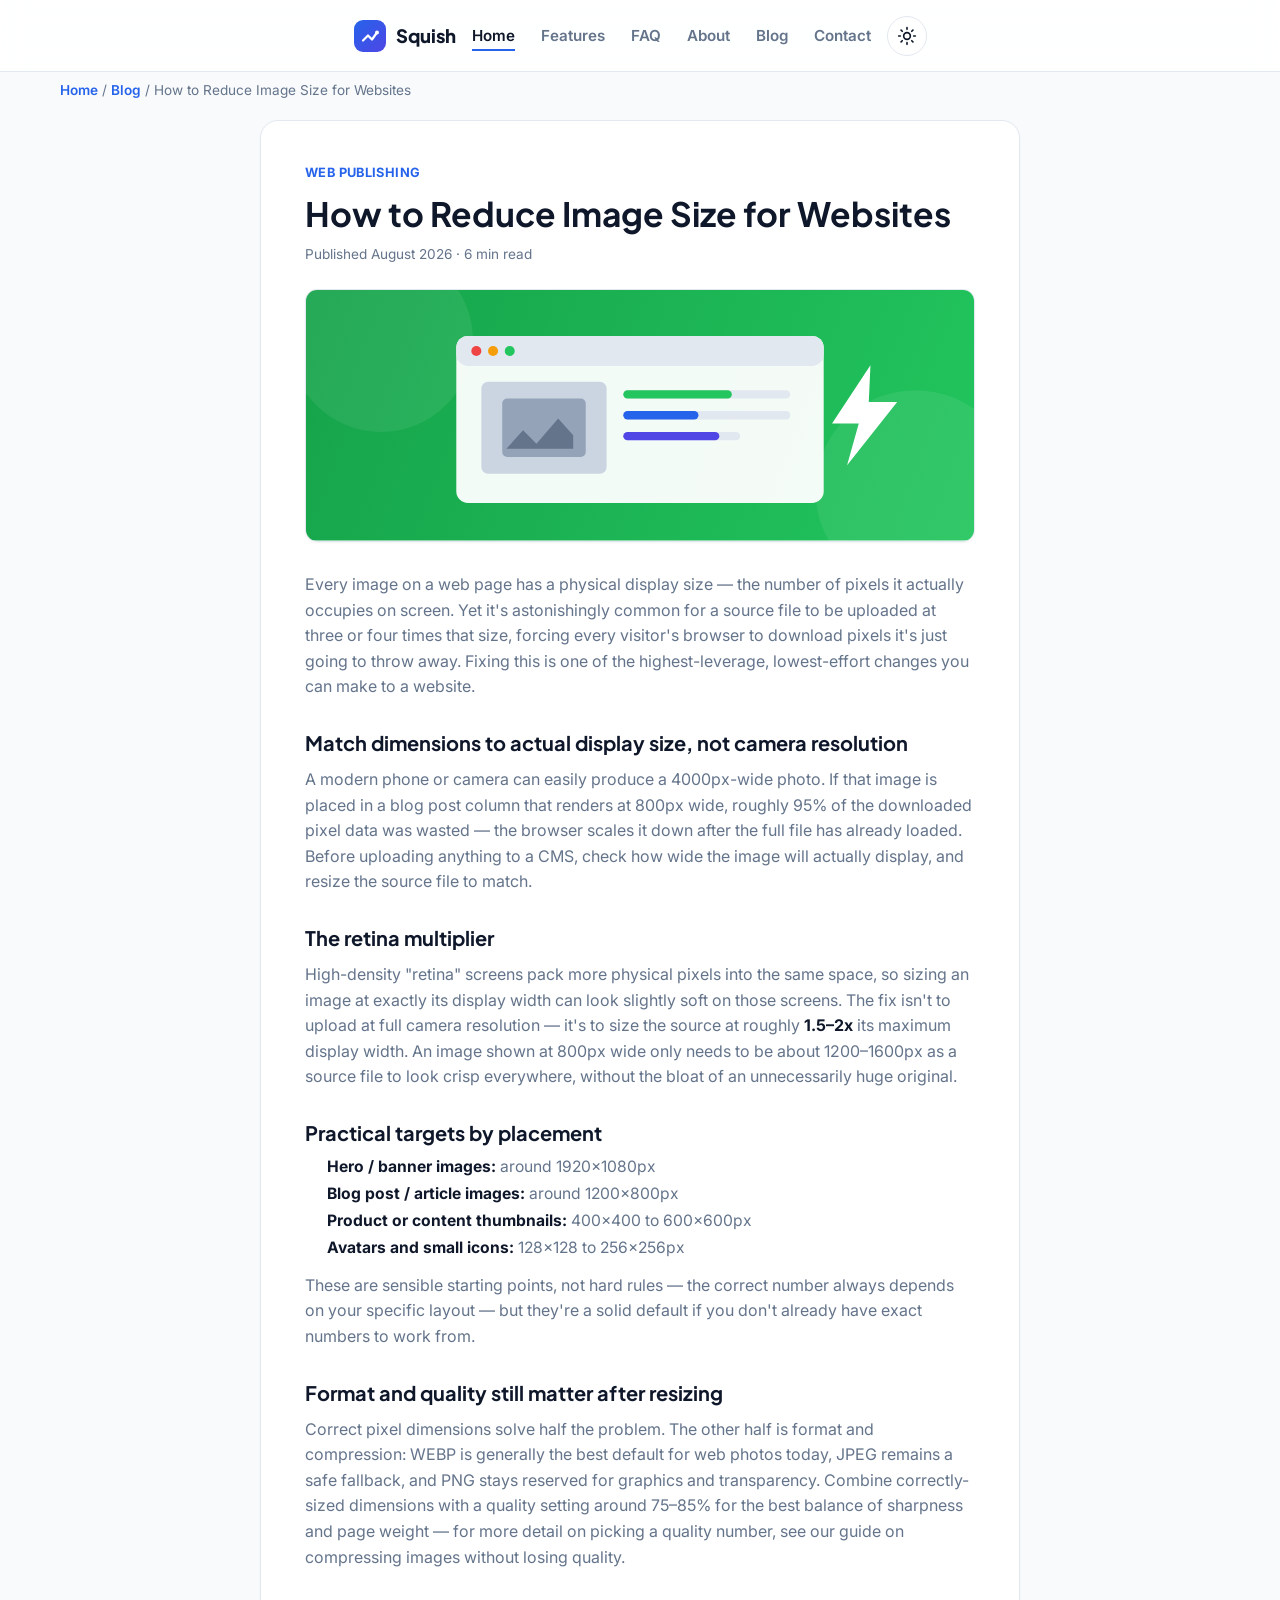
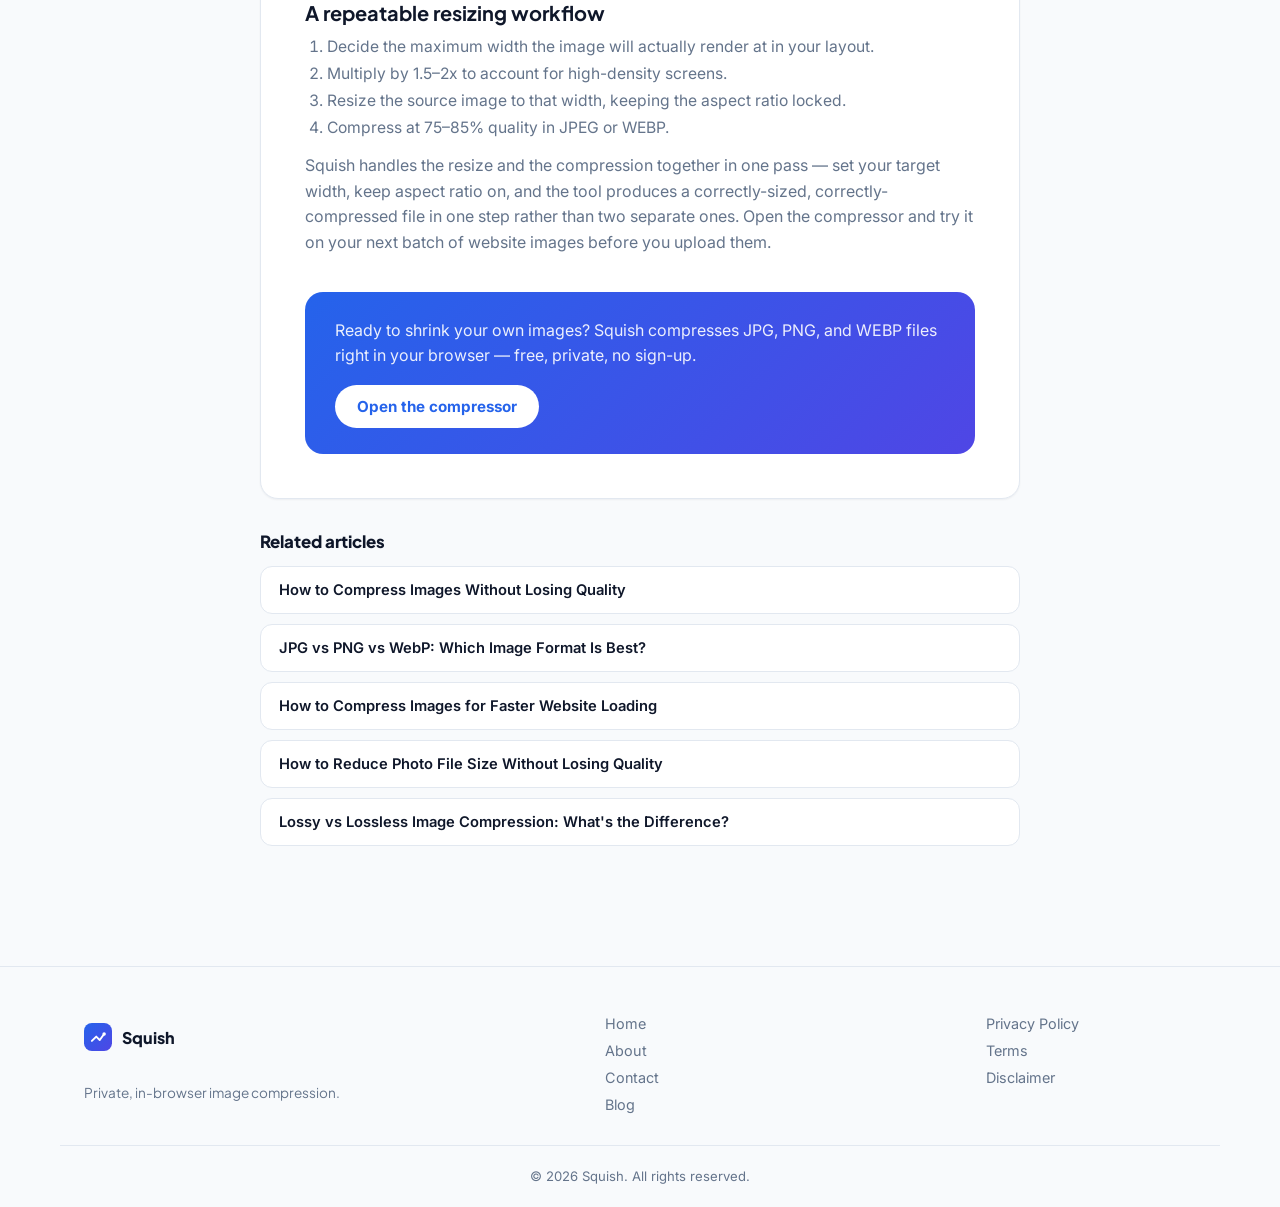
<file: how-to-reduce-image-size-for-websites.html>
<!DOCTYPE html>
<html lang="en">
<head>
<meta charset="UTF-8">
<meta name="viewport" content="width=device-width, initial-scale=1.0">

<title>How to Reduce Image Size for Websites | Squish Blog</title>
<meta name="description" content="Practical pixel dimensions, formats, and workflows for sizing website images correctly — so pages load fast without looking soft on any screen.">
<link rel="canonical" href="https://squish-image-compressor.vercel.app/how-to-reduce-image-size-for-websites.html">
<meta name="robots" content="index, follow">

<meta property="og:type" content="article">
<meta property="og:title" content="How to Reduce Image Size for Websites">
<meta property="og:description" content="Practical pixel dimensions, formats, and workflows for sizing website images correctly — so pages load fast without looking soft on any screen.">
<meta property="og:url" content="https://squish-image-compressor.vercel.app/how-to-reduce-image-size-for-websites.html">
<meta property="og:site_name" content="Squish">

<meta name="twitter:card" content="summary_large_image">
<meta name="twitter:title" content="How to Reduce Image Size for Websites">
<meta name="twitter:description" content="Practical pixel dimensions, formats, and workflows for sizing website images correctly — so pages load fast without looking soft on any screen.">

<link rel="icon" type="image/svg+xml" href="assets/favicon.svg">
<link rel="preconnect" href="https://fonts.googleapis.com">
<link rel="preconnect" href="https://fonts.gstatic.com" crossorigin>
<link href="https://fonts.googleapis.com/css2?family=Plus+Jakarta+Sans:wght@500;600;700;800&family=Inter:wght@400;500;600;700&display=swap" rel="stylesheet">
<link rel="stylesheet" href="style.css">

<script type="application/ld+json">
{
  "@context": "https://schema.org",
  "@type": "Article",
  "headline": "How to Reduce Image Size for Websites",
  "description": "Practical pixel dimensions, formats, and workflows for sizing website images correctly — so pages load fast without looking soft on any screen.",
  "author": { "@type": "Organization", "name": "Squish" },
  "publisher": { "@type": "Organization", "name": "Squish" },
  "datePublished": "2026-08-03",
  "mainEntityOfPage": "https://squish-image-compressor.vercel.app/how-to-reduce-image-size-for-websites.html"
}
</script>
</head>
<body>

<a class="skip-link" href="#main-content">Skip to content</a>

<header class="site-header" id="top">
  <div class="container header-inner">
    <a href="index.html" class="brand" aria-label="Squish home">
      <img src="assets/logo.svg" alt="" width="32" height="32">
      <span>Squish</span>
    </a>
    <nav class="main-nav" id="mainNav" aria-label="Primary">
      <a href="index.html" aria-current="page">Home</a>
      <a href="index.html#features">Features</a>
      <a href="index.html#faq">FAQ</a>
      <a href="about.html">About</a>
      <a href="blog.html">Blog</a>
      <a href="contact.html">Contact</a>
    </nav>
    <div class="header-actions">
      <button class="theme-toggle" id="themeToggle" type="button" aria-label="Switch to dark mode" aria-pressed="false">
        <svg class="icon-sun" width="20" height="20" viewBox="0 0 24 24" fill="none" stroke="currentColor" stroke-width="2" stroke-linecap="round"><circle cx="12" cy="12" r="4"/><path d="M12 2v2M12 20v2M4.9 4.9l1.4 1.4M17.7 17.7l1.4 1.4M2 12h2M20 12h2M4.9 19.1l1.4-1.4M17.7 6.3l1.4-1.4"/></svg>
        <svg class="icon-moon" width="20" height="20" viewBox="0 0 24 24" fill="none" stroke="currentColor" stroke-width="2" stroke-linecap="round" stroke-linejoin="round"><path d="M21 12.8A9 9 0 1 1 11.2 3 7 7 0 0 0 21 12.8z"/></svg>
      </button>
      <button class="nav-toggle" id="navToggle" type="button" aria-label="Toggle menu" aria-expanded="false" aria-controls="mainNav">
        <span></span><span></span><span></span>
      </button>
    </div>
  </div>
</header>

<main id="main-content">
  <div class="container article-wrap">
    <p class="breadcrumb"><a href="index.html">Home</a> / <a href="blog.html">Blog</a> / How to Reduce Image Size for Websites</p>

    <article class="article fade-up">
      <span class="article-eyebrow">Web Publishing</span>
      <h1>How to Reduce Image Size for Websites</h1>
      <p class="article-meta">Published August 2026 &middot; 6 min read</p>

      <div class="article-hero" role="img" aria-label="Illustration of a browser window with a shrinking image and a loading bar">
        <svg viewBox="0 0 800 300" xmlns="http://www.w3.org/2000/svg">
          <defs>
            <linearGradient id="g2" x1="0" y1="0" x2="800" y2="300" gradientUnits="userSpaceOnUse">
              <stop stop-color="#16A34A"/><stop offset="1" stop-color="#22C55E"/>
            </linearGradient>
          </defs>
          <rect width="800" height="300" fill="url(#g2)"/>
          <circle cx="90" cy="60" r="110" fill="#ffffff" opacity="0.07"/>
          <circle cx="730" cy="240" r="120" fill="#ffffff" opacity="0.07"/>
          <!-- browser window -->
          <rect x="180" y="55" width="440" height="200" rx="14" fill="#ffffff" opacity="0.95"/>
          <rect x="180" y="55" width="440" height="36" rx="14" fill="#E2E8F0"/>
          <circle cx="204" cy="73" r="6" fill="#EF4444"/>
          <circle cx="224" cy="73" r="6" fill="#F59E0B"/>
          <circle cx="244" cy="73" r="6" fill="#22C55E"/>
          <!-- shrinking image inside -->
          <rect x="210" y="110" width="150" height="110" rx="8" fill="#CBD5E1"/>
          <rect x="235" y="130" width="100" height="70" rx="6" fill="#94A3B8"/>
          <path d="M240 190l20-22 16 16 26-30 18 20v16h-80z" fill="#64748B"/>
          <!-- loading bar -->
          <rect x="380" y="120" width="200" height="10" rx="5" fill="#E2E8F0"/>
          <rect x="380" y="120" width="130" height="10" rx="5" fill="#22C55E"/>
          <rect x="380" y="145" width="200" height="10" rx="5" fill="#E2E8F0"/>
          <rect x="380" y="145" width="90" height="10" rx="5" fill="#2563EB"/>
          <rect x="380" y="170" width="140" height="10" rx="5" fill="#E2E8F0"/>
          <rect x="380" y="170" width="115" height="10" rx="5" fill="#4F46E5"/>
          <!-- lightning bolt -->
          <path d="M676 90l-46 70h32l-14 50 60-76h-34z" fill="#ffffff"/>
        </svg>
      </div>


      <p>Every image on a web page has a physical display size — the number of pixels it actually occupies on screen. Yet it's astonishingly common for a source file to be uploaded at three or four times that size, forcing every visitor's browser to download pixels it's just going to throw away. Fixing this is one of the highest-leverage, lowest-effort changes you can make to a website.</p>

      <h2>Match dimensions to actual display size, not camera resolution</h2>
      <p>A modern phone or camera can easily produce a 4000px-wide photo. If that image is placed in a blog post column that renders at 800px wide, roughly 95% of the downloaded pixel data was wasted — the browser scales it down after the full file has already loaded. Before uploading anything to a CMS, check how wide the image will actually display, and resize the source file to match.</p>

      <h2>The retina multiplier</h2>
      <p>High-density "retina" screens pack more physical pixels into the same space, so sizing an image at exactly its display width can look slightly soft on those screens. The fix isn't to upload at full camera resolution — it's to size the source at roughly <strong>1.5–2x</strong> its maximum display width. An image shown at 800px wide only needs to be about 1200–1600px as a source file to look crisp everywhere, without the bloat of an unnecessarily huge original.</p>

      <h2>Practical targets by placement</h2>
      <ul>
        <li><strong>Hero / banner images:</strong> around 1920×1080px</li>
        <li><strong>Blog post / article images:</strong> around 1200×800px</li>
        <li><strong>Product or content thumbnails:</strong> 400×400 to 600×600px</li>
        <li><strong>Avatars and small icons:</strong> 128×128 to 256×256px</li>
      </ul>
      <p>These are sensible starting points, not hard rules — the correct number always depends on your specific layout — but they're a solid default if you don't already have exact numbers to work from.</p>

      <h2>Format and quality still matter after resizing</h2>
      <p>Correct pixel dimensions solve half the problem. The other half is format and compression: WEBP is generally the best default for web photos today, JPEG remains a safe fallback, and PNG stays reserved for graphics and transparency. Combine correctly-sized dimensions with a quality setting around 75–85% for the best balance of sharpness and page weight — for more detail on picking a quality number, see our guide on <a href="how-to-compress-images-without-losing-quality.html">compressing images without losing quality</a>.</p>

      <h2>A repeatable resizing workflow</h2>
      <ol>
        <li>Decide the maximum width the image will actually render at in your layout.</li>
        <li>Multiply by 1.5–2x to account for high-density screens.</li>
        <li>Resize the source image to that width, keeping the aspect ratio locked.</li>
        <li>Compress at 75–85% quality in JPEG or WEBP.</li>
      </ol>
      <p>Squish handles the resize and the compression together in one pass — set your target width, keep aspect ratio on, and the tool produces a correctly-sized, correctly-compressed file in one step rather than two separate ones. <a href="index.html">Open the compressor</a> and try it on your next batch of website images before you upload them.</p>


      <div class="article-cta">
        <p>Ready to shrink your own images? Squish compresses JPG, PNG, and WEBP files right in your browser &mdash; free, private, no sign-up.</p>
        <a class="btn btn-primary ripple" href="index.html">Open the compressor</a>
      </div>
    </article>

    <div class="related-posts">
      <h2 class="related-heading">Related articles</h2>
      <a href="how-to-compress-images-without-losing-quality.html">How to Compress Images Without Losing Quality</a>
      <a href="jpg-vs-png-vs-webp-which-format-is-best.html">JPG vs PNG vs WebP: Which Image Format Is Best?</a>
      <a href="compress-images-for-faster-website-loading.html">How to Compress Images for Faster Website Loading</a>
      <a href="reduce-photo-file-size-without-losing-quality.html">How to Reduce Photo File Size Without Losing Quality</a>
      <a href="lossy-vs-lossless-image-compression.html">Lossy vs Lossless Image Compression: What's the Difference?</a>
    </div>
  </div>
</main>

<footer class="site-footer">
  <div class="container footer-inner">
    <div class="footer-brand">
      <img src="assets/logo.svg" alt="" width="28" height="28">
      <span>Squish</span>
      <p>Private, in-browser image compression.</p>
    </div>
    <nav class="footer-links" aria-label="Footer">
      <a href="index.html">Home</a>
      <a href="about.html">About</a>
      <a href="contact.html">Contact</a>
      <a href="blog.html">Blog</a>
    </nav>

    <nav class="footer-links" aria-label="Footer">
      <a href="privacy-policy.html">Privacy Policy</a>
      <a href="terms.html">Terms</a>
      <a href="disclaimer.html">Disclaimer</a>
    </nav>
    <!-- <div class="footer-social" aria-label="Social media">
      <a href="https://squish-image-compressor.vercel.app/" aria-label="Squish on X">
        <svg width="18" height="18" viewBox="0 0 24 24" fill="currentColor"><path d="M18.9 2H22l-7.6 8.7L23 22h-6.9l-5.4-6.6L4.4 22H1.3l8.1-9.3L1 2h7.1l4.9 6.1L18.9 2z"/></svg>
      </a>
      <a href="https://squish-image-compressor.vercel.app/" aria-label="Squish on GitHub">
        <svg width="18" height="18" viewBox="0 0 24 24" fill="currentColor"><path d="M12 2C6.5 2 2 6.6 2 12.2c0 4.5 2.9 8.3 6.8 9.6.5.1.7-.2.7-.5v-1.9c-2.8.6-3.4-1.3-3.4-1.3-.4-1.1-1-1.4-1-1.4-.9-.6.1-.6.1-.6 1 .1 1.5 1 1.5 1 .9 1.5 2.3 1.1 2.9.8.1-.7.3-1.1.6-1.4-2.2-.3-4.6-1.1-4.6-5 0-1.1.4-2 1-2.7-.1-.3-.5-1.3.1-2.7 0 0 .8-.3 2.7 1a9.4 9.4 0 0 1 5 0c1.9-1.3 2.7-1 2.7-1 .6 1.4.2 2.4.1 2.7.6.7 1 1.6 1 2.7 0 3.9-2.4 4.7-4.6 5 .3.3.6.9.6 1.8v2.6c0 .3.2.6.7.5 3.9-1.3 6.8-5.1 6.8-9.6C22 6.6 17.5 2 12 2z"/></svg>
      </a>
    </div> -->
  </div>
  <div class="container footer-bottom">
    <p>&copy; <span id="year"></span> Squish. All rights reserved.</p>
  </div>
</footer>

<script src="site.js"></script>
</body>
</html>
</file>
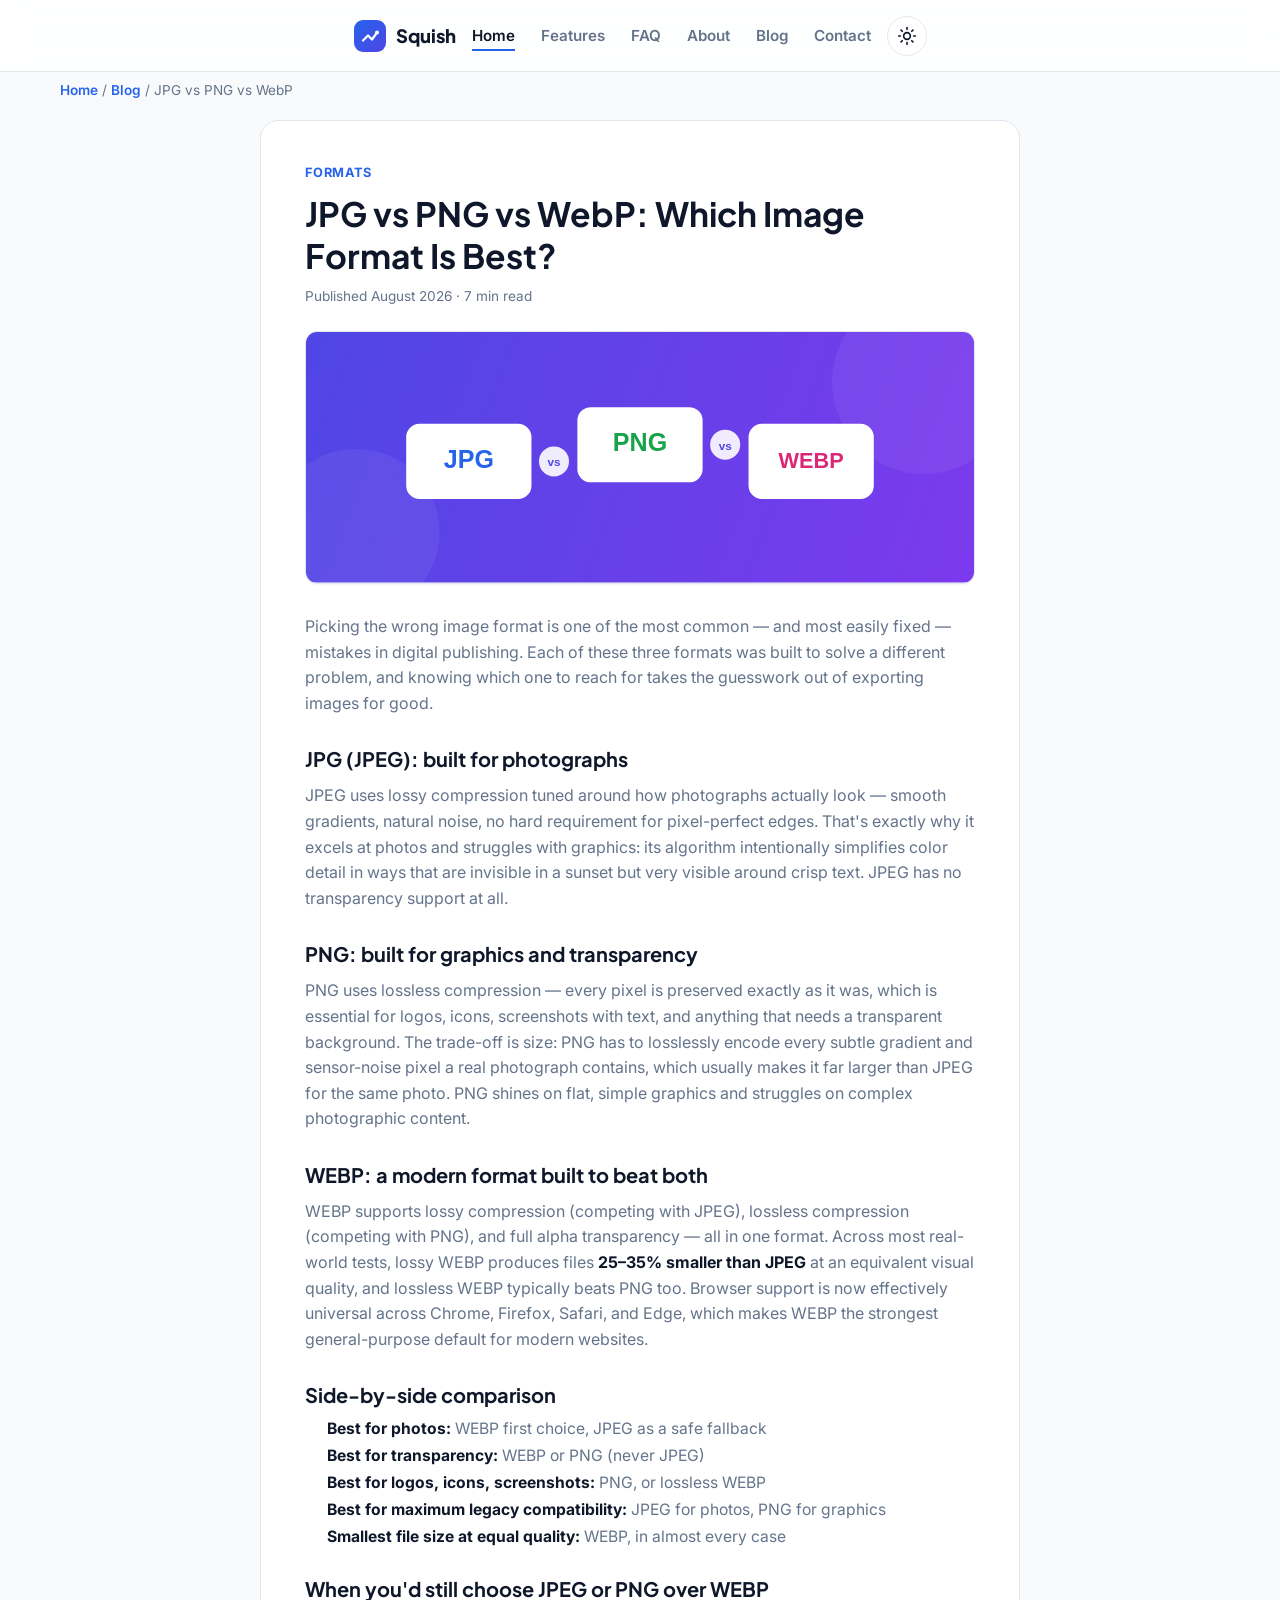
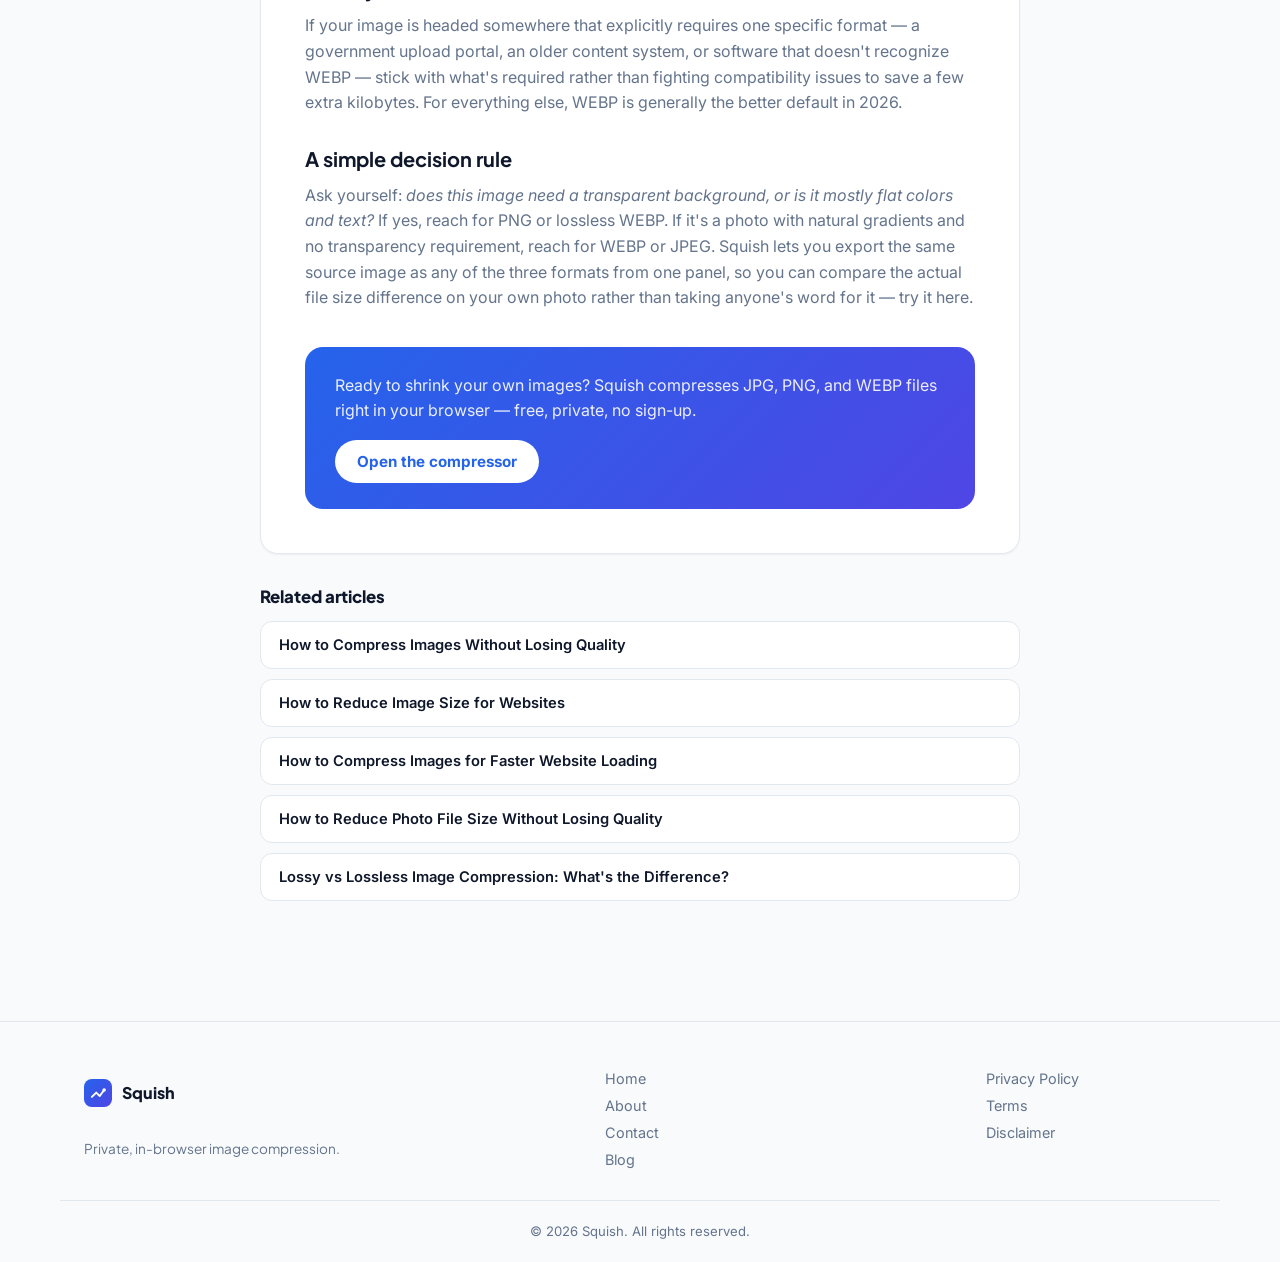
<file: jpg-vs-png-vs-webp-which-format-is-best.html>
<!DOCTYPE html>
<html lang="en">
<head>
<meta charset="UTF-8">
<meta name="viewport" content="width=device-width, initial-scale=1.0">

<title>JPG vs PNG vs WebP: Which Image Format Is Best? | Squish Blog</title>
<meta name="description" content="A clear, practical comparison of JPG, PNG, and WEBP — how each compresses, when transparency matters, and which format to reach for.">
<link rel="canonical" href="https://squish-image-compressor.vercel.app/jpg-vs-png-vs-webp-which-format-is-best.html">
<meta name="robots" content="index, follow">

<meta property="og:type" content="article">
<meta property="og:title" content="JPG vs PNG vs WebP: Which Image Format Is Best?">
<meta property="og:description" content="A clear, practical comparison of JPG, PNG, and WEBP — how each compresses, when transparency matters, and which format to reach for.">
<meta property="og:url" content="https://squish-image-compressor.vercel.app/jpg-vs-png-vs-webp-which-format-is-best.html">
<meta property="og:site_name" content="Squish">

<meta name="twitter:card" content="summary_large_image">
<meta name="twitter:title" content="JPG vs PNG vs WebP: Which Image Format Is Best?">
<meta name="twitter:description" content="A clear, practical comparison of JPG, PNG, and WEBP — how each compresses, when transparency matters, and which format to reach for.">

<link rel="icon" type="image/svg+xml" href="assets/favicon.svg">
<link rel="preconnect" href="https://fonts.googleapis.com">
<link rel="preconnect" href="https://fonts.gstatic.com" crossorigin>
<link href="https://fonts.googleapis.com/css2?family=Plus+Jakarta+Sans:wght@500;600;700;800&family=Inter:wght@400;500;600;700&display=swap" rel="stylesheet">
<link rel="stylesheet" href="style.css">

<script type="application/ld+json">
{
  "@context": "https://schema.org",
  "@type": "Article",
  "headline": "JPG vs PNG vs WebP: Which Image Format Is Best?",
  "description": "A clear, practical comparison of JPG, PNG, and WEBP — how each compresses, when transparency matters, and which format to reach for.",
  "author": { "@type": "Organization", "name": "Squish" },
  "publisher": { "@type": "Organization", "name": "Squish" },
  "datePublished": "2026-08-05",
  "mainEntityOfPage": "https://squish-image-compressor.vercel.app/jpg-vs-png-vs-webp-which-format-is-best.html"
}
</script>
</head>
<body>

<a class="skip-link" href="#main-content">Skip to content</a>

<header class="site-header" id="top">
  <div class="container header-inner">
    <a href="index.html" class="brand" aria-label="Squish home">
      <img src="assets/logo.svg" alt="" width="32" height="32">
      <span>Squish</span>
    </a>
    <nav class="main-nav" id="mainNav" aria-label="Primary">
      <a href="index.html" aria-current="page">Home</a>
      <a href="index.html#features">Features</a>
      <a href="index.html#faq">FAQ</a>
      <a href="about.html">About</a>
      <a href="blog.html">Blog</a>
      <a href="contact.html">Contact</a>
    </nav>
    <div class="header-actions">
      <button class="theme-toggle" id="themeToggle" type="button" aria-label="Switch to dark mode" aria-pressed="false">
        <svg class="icon-sun" width="20" height="20" viewBox="0 0 24 24" fill="none" stroke="currentColor" stroke-width="2" stroke-linecap="round"><circle cx="12" cy="12" r="4"/><path d="M12 2v2M12 20v2M4.9 4.9l1.4 1.4M17.7 17.7l1.4 1.4M2 12h2M20 12h2M4.9 19.1l1.4-1.4M17.7 6.3l1.4-1.4"/></svg>
        <svg class="icon-moon" width="20" height="20" viewBox="0 0 24 24" fill="none" stroke="currentColor" stroke-width="2" stroke-linecap="round" stroke-linejoin="round"><path d="M21 12.8A9 9 0 1 1 11.2 3 7 7 0 0 0 21 12.8z"/></svg>
      </button>
      <button class="nav-toggle" id="navToggle" type="button" aria-label="Toggle menu" aria-expanded="false" aria-controls="mainNav">
        <span></span><span></span><span></span>
      </button>
    </div>
  </div>
</header>

<main id="main-content">
  <div class="container article-wrap">
    <p class="breadcrumb"><a href="index.html">Home</a> / <a href="blog.html">Blog</a> / JPG vs PNG vs WebP</p>

    <article class="article fade-up">
      <span class="article-eyebrow">Formats</span>
      <h1>JPG vs PNG vs WebP: Which Image Format Is Best?</h1>
      <p class="article-meta">Published August 2026 &middot; 7 min read</p>

      <div class="article-hero" role="img" aria-label="Illustration comparing JPG, PNG, and WEBP format badges">
        <svg viewBox="0 0 800 300" xmlns="http://www.w3.org/2000/svg">
          <defs>
            <linearGradient id="g3" x1="0" y1="0" x2="800" y2="300" gradientUnits="userSpaceOnUse">
              <stop stop-color="#4F46E5"/><stop offset="1" stop-color="#7C3AED"/>
            </linearGradient>
          </defs>
          <rect width="800" height="300" fill="url(#g3)"/>
          <circle cx="60" cy="240" r="100" fill="#ffffff" opacity="0.06"/>
          <circle cx="740" cy="60" r="110" fill="#ffffff" opacity="0.06"/>
          <!-- three format badges -->
          <g>
            <rect x="120" y="110" width="150" height="90" rx="16" fill="#ffffff"/>
            <text x="195" y="163" font-family="Arial, sans-serif" font-size="30" font-weight="700" fill="#2563EB" text-anchor="middle">JPG</text>
          </g>
          <g>
            <rect x="325" y="90" width="150" height="90" rx="16" fill="#ffffff"/>
            <text x="400" y="143" font-family="Arial, sans-serif" font-size="30" font-weight="700" fill="#16A34A" text-anchor="middle">PNG</text>
          </g>
          <g>
            <rect x="530" y="110" width="150" height="90" rx="16" fill="#ffffff"/>
            <text x="605" y="163" font-family="Arial, sans-serif" font-size="26" font-weight="700" fill="#DB2777" text-anchor="middle">WEBP</text>
          </g>
          <!-- vs connectors -->
          <circle cx="297" cy="155" r="18" fill="#ffffff" opacity="0.9"/>
          <text x="297" y="161" font-family="Arial, sans-serif" font-size="14" font-weight="700" fill="#4F46E5" text-anchor="middle">vs</text>
          <circle cx="502" cy="135" r="18" fill="#ffffff" opacity="0.9"/>
          <text x="502" y="141" font-family="Arial, sans-serif" font-size="14" font-weight="700" fill="#4F46E5" text-anchor="middle">vs</text>
        </svg>
      </div>


      <p>Picking the wrong image format is one of the most common — and most easily fixed — mistakes in digital publishing. Each of these three formats was built to solve a different problem, and knowing which one to reach for takes the guesswork out of exporting images for good.</p>

      <h2>JPG (JPEG): built for photographs</h2>
      <p>JPEG uses lossy compression tuned around how photographs actually look — smooth gradients, natural noise, no hard requirement for pixel-perfect edges. That's exactly why it excels at photos and struggles with graphics: its algorithm intentionally simplifies color detail in ways that are invisible in a sunset but very visible around crisp text. JPEG has no transparency support at all.</p>

      <h2>PNG: built for graphics and transparency</h2>
      <p>PNG uses lossless compression — every pixel is preserved exactly as it was, which is essential for logos, icons, screenshots with text, and anything that needs a transparent background. The trade-off is size: PNG has to losslessly encode every subtle gradient and sensor-noise pixel a real photograph contains, which usually makes it far larger than JPEG for the same photo. PNG shines on flat, simple graphics and struggles on complex photographic content.</p>

      <h2>WEBP: a modern format built to beat both</h2>
      <p>WEBP supports lossy compression (competing with JPEG), lossless compression (competing with PNG), and full alpha transparency — all in one format. Across most real-world tests, lossy WEBP produces files <strong>25–35% smaller than JPEG</strong> at an equivalent visual quality, and lossless WEBP typically beats PNG too. Browser support is now effectively universal across Chrome, Firefox, Safari, and Edge, which makes WEBP the strongest general-purpose default for modern websites.</p>

      <h2>Side-by-side comparison</h2>
      <ul>
        <li><strong>Best for photos:</strong> WEBP first choice, JPEG as a safe fallback</li>
        <li><strong>Best for transparency:</strong> WEBP or PNG (never JPEG)</li>
        <li><strong>Best for logos, icons, screenshots:</strong> PNG, or lossless WEBP</li>
        <li><strong>Best for maximum legacy compatibility:</strong> JPEG for photos, PNG for graphics</li>
        <li><strong>Smallest file size at equal quality:</strong> WEBP, in almost every case</li>
      </ul>

      <h2>When you'd still choose JPEG or PNG over WEBP</h2>
      <p>If your image is headed somewhere that explicitly requires one specific format — a government upload portal, an older content system, or software that doesn't recognize WEBP — stick with what's required rather than fighting compatibility issues to save a few extra kilobytes. For everything else, WEBP is generally the better default in 2026.</p>

      <h2>A simple decision rule</h2>
      <p>Ask yourself: <em>does this image need a transparent background, or is it mostly flat colors and text?</em> If yes, reach for PNG or lossless WEBP. If it's a photo with natural gradients and no transparency requirement, reach for WEBP or JPEG. Squish lets you export the same source image as any of the three formats from one panel, so you can compare the actual file size difference on your own photo rather than taking anyone's word for it — <a href="index.html">try it here</a>.</p>


      <div class="article-cta">
        <p>Ready to shrink your own images? Squish compresses JPG, PNG, and WEBP files right in your browser &mdash; free, private, no sign-up.</p>
        <a class="btn btn-primary ripple" href="index.html">Open the compressor</a>
      </div>
    </article>

    <div class="related-posts">
      <h2 class="related-heading">Related articles</h2>
      <a href="how-to-compress-images-without-losing-quality.html">How to Compress Images Without Losing Quality</a>
      <a href="how-to-reduce-image-size-for-websites.html">How to Reduce Image Size for Websites</a>
      <a href="compress-images-for-faster-website-loading.html">How to Compress Images for Faster Website Loading</a>
      <a href="reduce-photo-file-size-without-losing-quality.html">How to Reduce Photo File Size Without Losing Quality</a>
      <a href="lossy-vs-lossless-image-compression.html">Lossy vs Lossless Image Compression: What's the Difference?</a>
    </div>
  </div>
</main>

<footer class="site-footer">
  <div class="container footer-inner">
    <div class="footer-brand">
      <img src="assets/logo.svg" alt="" width="28" height="28">
      <span>Squish</span>
      <p>Private, in-browser image compression.</p>
    </div>
    <nav class="footer-links" aria-label="Footer">
      <a href="index.html">Home</a>
      <a href="about.html">About</a>
      <a href="contact.html">Contact</a>
      <a href="blog.html">Blog</a>
    </nav>

    <nav class="footer-links" aria-label="Footer">
      <a href="privacy-policy.html">Privacy Policy</a>
      <a href="terms.html">Terms</a>
      <a href="disclaimer.html">Disclaimer</a>
    </nav>
    <!-- <div class="footer-social" aria-label="Social media">
      <a href="https://squish-image-compressor.vercel.app/" aria-label="Squish on X">
        <svg width="18" height="18" viewBox="0 0 24 24" fill="currentColor"><path d="M18.9 2H22l-7.6 8.7L23 22h-6.9l-5.4-6.6L4.4 22H1.3l8.1-9.3L1 2h7.1l4.9 6.1L18.9 2z"/></svg>
      </a>
      <a href="https://squish-image-compressor.vercel.app/" aria-label="Squish on GitHub">
        <svg width="18" height="18" viewBox="0 0 24 24" fill="currentColor"><path d="M12 2C6.5 2 2 6.6 2 12.2c0 4.5 2.9 8.3 6.8 9.6.5.1.7-.2.7-.5v-1.9c-2.8.6-3.4-1.3-3.4-1.3-.4-1.1-1-1.4-1-1.4-.9-.6.1-.6.1-.6 1 .1 1.5 1 1.5 1 .9 1.5 2.3 1.1 2.9.8.1-.7.3-1.1.6-1.4-2.2-.3-4.6-1.1-4.6-5 0-1.1.4-2 1-2.7-.1-.3-.5-1.3.1-2.7 0 0 .8-.3 2.7 1a9.4 9.4 0 0 1 5 0c1.9-1.3 2.7-1 2.7-1 .6 1.4.2 2.4.1 2.7.6.7 1 1.6 1 2.7 0 3.9-2.4 4.7-4.6 5 .3.3.6.9.6 1.8v2.6c0 .3.2.6.7.5 3.9-1.3 6.8-5.1 6.8-9.6C22 6.6 17.5 2 12 2z"/></svg>
      </a>
    </div> -->
  </div>
  <div class="container footer-bottom">
    <p>&copy; <span id="year"></span> Squish. All rights reserved.</p>
  </div>
</footer>

<script src="site.js"></script>
</body>
</html>
</file>
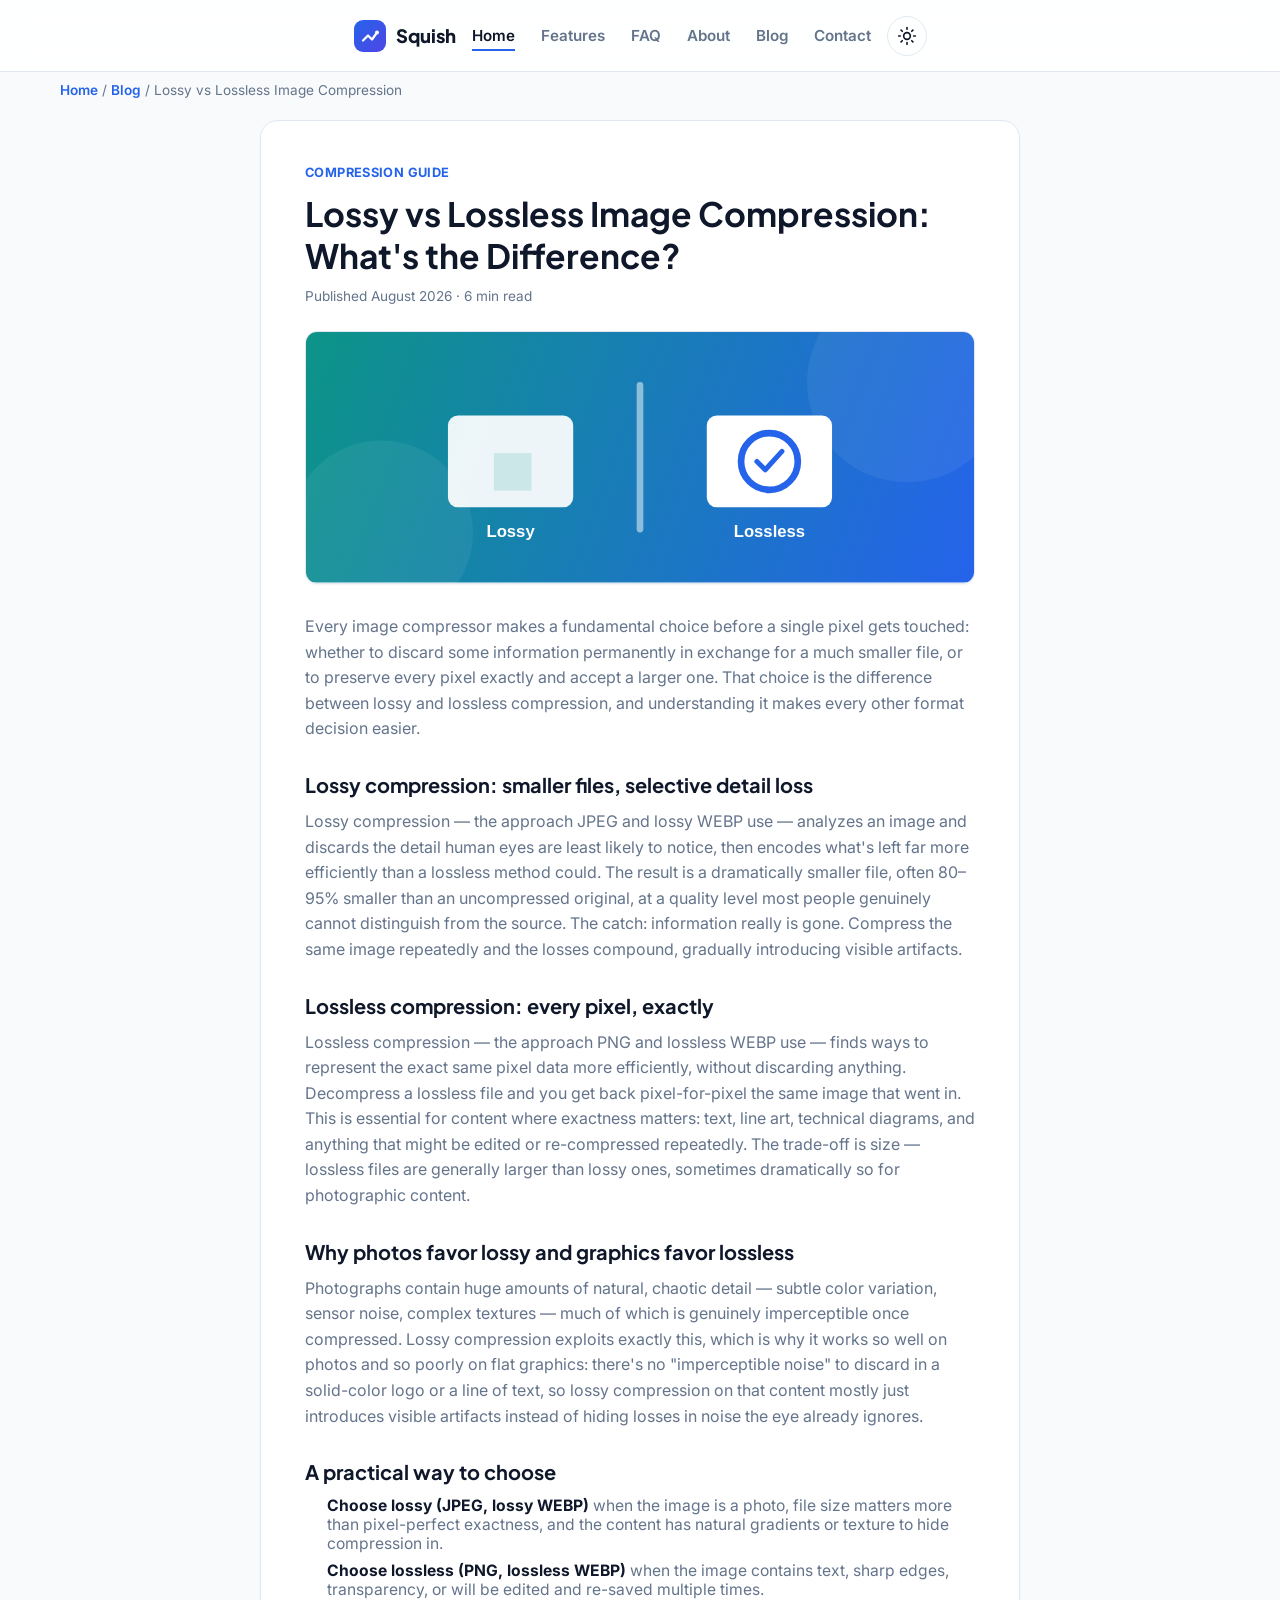
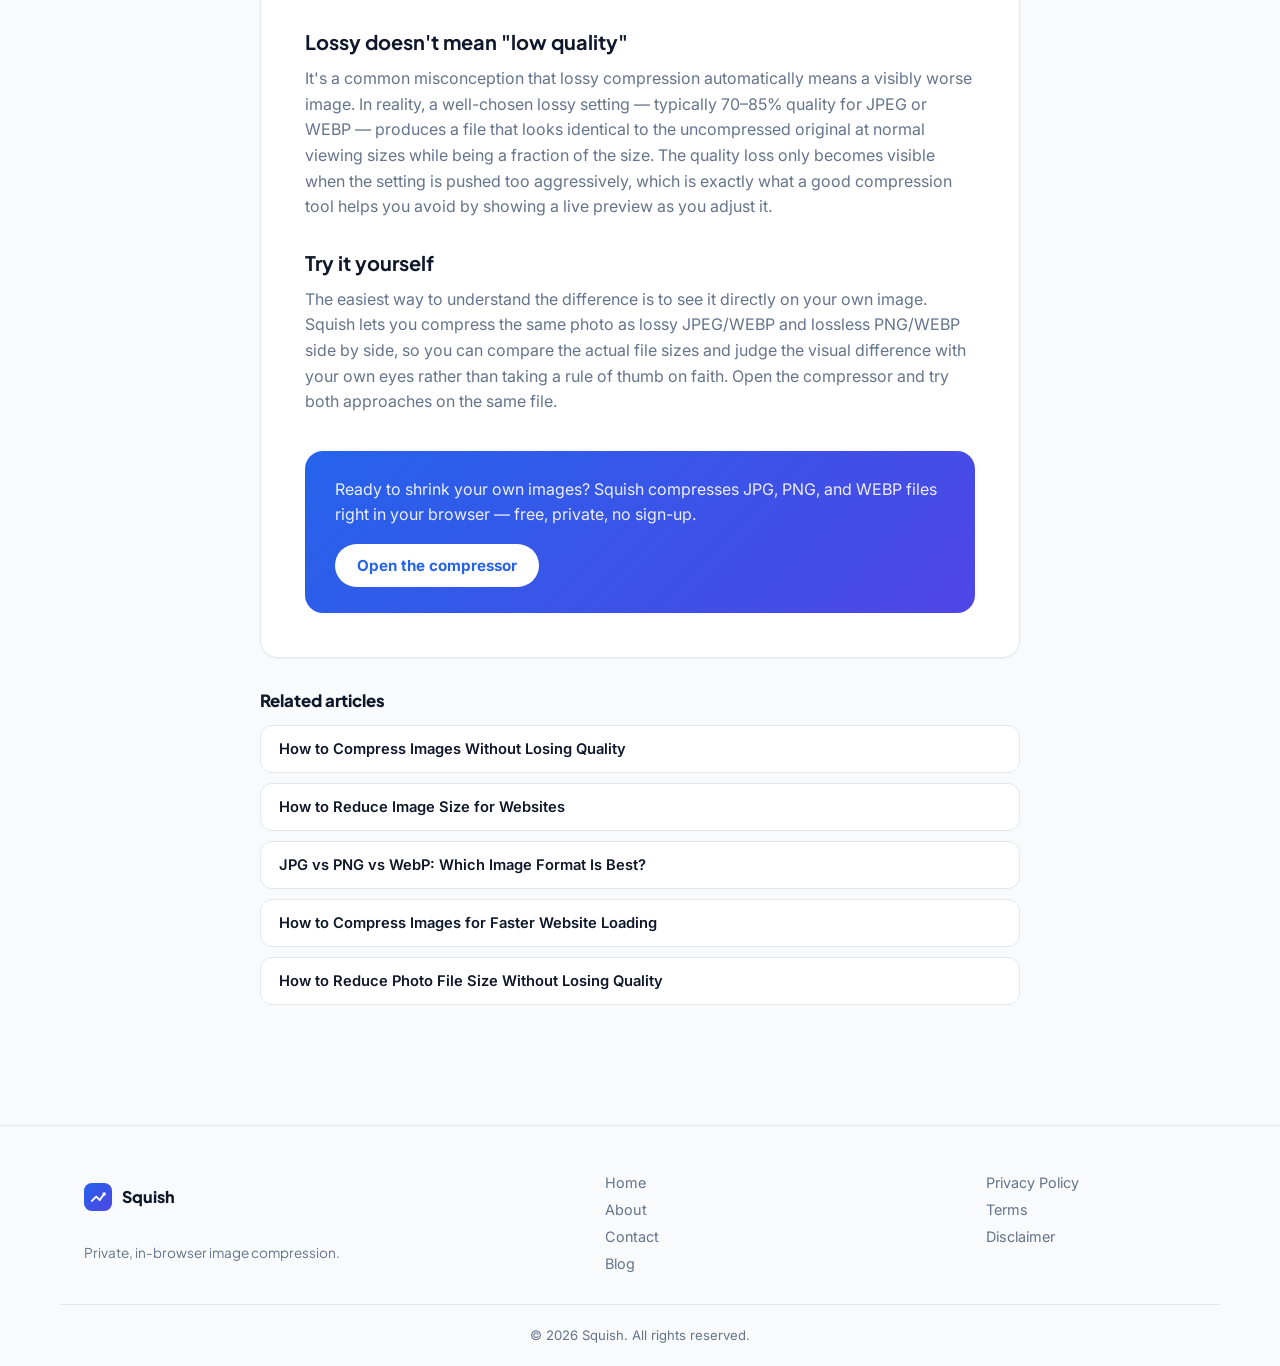
<file: lossy-vs-lossless-image-compression.html>
<!DOCTYPE html>
<html lang="en">
<head>
<meta charset="UTF-8">
<meta name="viewport" content="width=device-width, initial-scale=1.0">

<title>Lossy vs Lossless Image Compression: What's the Difference? | Squish Blog</title>
<meta name="description" content="A clear explanation of lossy and lossless image compression — how each works, when to use which, and what actually gets discarded.">
<link rel="canonical" href="https://squish-image-compressor.vercel.app/lossy-vs-lossless-image-compression.html">
<meta name="robots" content="index, follow">

<meta property="og:type" content="article">
<meta property="og:title" content="Lossy vs Lossless Image Compression: What's the Difference?">
<meta property="og:description" content="A clear explanation of lossy and lossless image compression — how each works, when to use which, and what actually gets discarded.">
<meta property="og:url" content="https://squish-image-compressor.vercel.app/lossy-vs-lossless-image-compression.html">
<meta property="og:site_name" content="Squish">

<meta name="twitter:card" content="summary_large_image">
<meta name="twitter:title" content="Lossy vs Lossless Image Compression: What's the Difference?">
<meta name="twitter:description" content="A clear explanation of lossy and lossless image compression — how each works, when to use which, and what actually gets discarded.">

<link rel="icon" type="image/svg+xml" href="assets/favicon.svg">
<link rel="preconnect" href="https://fonts.googleapis.com">
<link rel="preconnect" href="https://fonts.gstatic.com" crossorigin>
<link href="https://fonts.googleapis.com/css2?family=Plus+Jakarta+Sans:wght@500;600;700;800&family=Inter:wght@400;500;600;700&display=swap" rel="stylesheet">
<link rel="stylesheet" href="style.css">

<script type="application/ld+json">
{
  "@context": "https://schema.org",
  "@type": "Article",
  "headline": "Lossy vs Lossless Image Compression: What's the Difference?",
  "description": "A clear explanation of lossy and lossless image compression — how each works, when to use which, and what actually gets discarded.",
  "author": { "@type": "Organization", "name": "Squish" },
  "publisher": { "@type": "Organization", "name": "Squish" },
  "datePublished": "2026-08-11",
  "mainEntityOfPage": "https://squish-image-compressor.vercel.app/lossy-vs-lossless-image-compression.html"
}
</script>
</head>
<body>

<a class="skip-link" href="#main-content">Skip to content</a>

<header class="site-header" id="top">
  <div class="container header-inner">
    <a href="index.html" class="brand" aria-label="Squish home">
      <img src="assets/logo.svg" alt="" width="32" height="32">
      <span>Squish</span>
    </a>
    <nav class="main-nav" id="mainNav" aria-label="Primary">
      <a href="index.html" aria-current="page">Home</a>
      <a href="index.html#features">Features</a>
      <a href="index.html#faq">FAQ</a>
      <a href="about.html">About</a>
      <a href="blog.html">Blog</a>
      <a href="contact.html">Contact</a>
    </nav>
    <div class="header-actions">
      <button class="theme-toggle" id="themeToggle" type="button" aria-label="Switch to dark mode" aria-pressed="false">
        <svg class="icon-sun" width="20" height="20" viewBox="0 0 24 24" fill="none" stroke="currentColor" stroke-width="2" stroke-linecap="round"><circle cx="12" cy="12" r="4"/><path d="M12 2v2M12 20v2M4.9 4.9l1.4 1.4M17.7 17.7l1.4 1.4M2 12h2M20 12h2M4.9 19.1l1.4-1.4M17.7 6.3l1.4-1.4"/></svg>
        <svg class="icon-moon" width="20" height="20" viewBox="0 0 24 24" fill="none" stroke="currentColor" stroke-width="2" stroke-linecap="round" stroke-linejoin="round"><path d="M21 12.8A9 9 0 1 1 11.2 3 7 7 0 0 0 21 12.8z"/></svg>
      </button>
      <button class="nav-toggle" id="navToggle" type="button" aria-label="Toggle menu" aria-expanded="false" aria-controls="mainNav">
        <span></span><span></span><span></span>
      </button>
    </div>
  </div>
</header>

<main id="main-content">
  <div class="container article-wrap">
    <p class="breadcrumb"><a href="index.html">Home</a> / <a href="blog.html">Blog</a> / Lossy vs Lossless Image Compression</p>

    <article class="article fade-up">
      <span class="article-eyebrow">Compression Guide</span>
      <h1>Lossy vs Lossless Image Compression: What's the Difference?</h1>
      <p class="article-meta">Published August 2026 &middot; 6 min read</p>

      <div class="article-hero" role="img" aria-label="Illustration comparing lossy and lossless compression side by side">
        <svg viewBox="0 0 800 300" xmlns="http://www.w3.org/2000/svg">
          <defs>
            <linearGradient id="g6" x1="0" y1="0" x2="800" y2="300" gradientUnits="userSpaceOnUse">
              <stop stop-color="#0D9488"/><stop offset="1" stop-color="#2563EB"/>
            </linearGradient>
          </defs>
          <rect width="800" height="300" fill="url(#g6)"/>
          <circle cx="90" cy="240" r="110" fill="#ffffff" opacity="0.06"/>
          <circle cx="720" cy="60" r="120" fill="#ffffff" opacity="0.06"/>
          <!-- divider -->
          <rect x="396" y="60" width="8" height="180" rx="4" fill="#ffffff" opacity="0.5"/>
          <!-- left: lossy -->
          <rect x="170" y="100" width="150" height="110" rx="12" fill="#ffffff" opacity="0.92"/>
          <path d="M170 165h60v-30l30 30h60" fill="none" stroke="#0D9488" stroke-width="0" opacity="0"/>
          <path d="M225 100v45h-55" fill="none" stroke="#ffffff" stroke-width="0"/>
          <rect x="225" y="145" width="45" height="45" fill="#0D9488" opacity="0.15"/>
          <text x="245" y="245" font-family="Arial, sans-serif" font-size="20" font-weight="700" fill="#ffffff" text-anchor="middle">Lossy</text>
          <!-- right: lossless -->
          <rect x="480" y="100" width="150" height="110" rx="12" fill="#ffffff"/>
          <circle cx="555" cy="155" r="34" fill="none" stroke="#2563EB" stroke-width="8"/>
          <path d="M540 155l10 10 20-22" stroke="#2563EB" stroke-width="6" stroke-linecap="round" stroke-linejoin="round" fill="none"/>
          <text x="555" y="245" font-family="Arial, sans-serif" font-size="20" font-weight="700" fill="#ffffff" text-anchor="middle">Lossless</text>
        </svg>
      </div>


      <p>Every image compressor makes a fundamental choice before a single pixel gets touched: whether to discard some information permanently in exchange for a much smaller file, or to preserve every pixel exactly and accept a larger one. That choice is the difference between lossy and lossless compression, and understanding it makes every other format decision easier.</p>

      <h2>Lossy compression: smaller files, selective detail loss</h2>
      <p>Lossy compression — the approach JPEG and lossy WEBP use — analyzes an image and discards the detail human eyes are least likely to notice, then encodes what's left far more efficiently than a lossless method could. The result is a dramatically smaller file, often 80–95% smaller than an uncompressed original, at a quality level most people genuinely cannot distinguish from the source. The catch: information really is gone. Compress the same image repeatedly and the losses compound, gradually introducing visible artifacts.</p>

      <h2>Lossless compression: every pixel, exactly</h2>
      <p>Lossless compression — the approach PNG and lossless WEBP use — finds ways to represent the exact same pixel data more efficiently, without discarding anything. Decompress a lossless file and you get back pixel-for-pixel the same image that went in. This is essential for content where exactness matters: text, line art, technical diagrams, and anything that might be edited or re-compressed repeatedly. The trade-off is size — lossless files are generally larger than lossy ones, sometimes dramatically so for photographic content.</p>

      <h2>Why photos favor lossy and graphics favor lossless</h2>
      <p>Photographs contain huge amounts of natural, chaotic detail — subtle color variation, sensor noise, complex textures — much of which is genuinely imperceptible once compressed. Lossy compression exploits exactly this, which is why it works so well on photos and so poorly on flat graphics: there's no "imperceptible noise" to discard in a solid-color logo or a line of text, so lossy compression on that content mostly just introduces visible artifacts instead of hiding losses in noise the eye already ignores.</p>

      <h2>A practical way to choose</h2>
      <ul>
        <li><strong>Choose lossy (JPEG, lossy WEBP)</strong> when the image is a photo, file size matters more than pixel-perfect exactness, and the content has natural gradients or texture to hide compression in.</li>
        <li><strong>Choose lossless (PNG, lossless WEBP)</strong> when the image contains text, sharp edges, transparency, or will be edited and re-saved multiple times.</li>
      </ul>

      <h2>Lossy doesn't mean "low quality"</h2>
      <p>It's a common misconception that lossy compression automatically means a visibly worse image. In reality, a well-chosen lossy setting — typically 70–85% quality for JPEG or WEBP — produces a file that looks identical to the uncompressed original at normal viewing sizes while being a fraction of the size. The quality loss only becomes visible when the setting is pushed too aggressively, which is exactly what a good compression tool helps you avoid by showing a live preview as you adjust it.</p>

      <h2>Try it yourself</h2>
      <p>The easiest way to understand the difference is to see it directly on your own image. Squish lets you compress the same photo as lossy JPEG/WEBP and lossless PNG/WEBP side by side, so you can compare the actual file sizes and judge the visual difference with your own eyes rather than taking a rule of thumb on faith. <a href="index.html">Open the compressor</a> and try both approaches on the same file.</p>


      <div class="article-cta">
        <p>Ready to shrink your own images? Squish compresses JPG, PNG, and WEBP files right in your browser &mdash; free, private, no sign-up.</p>
        <a class="btn btn-primary ripple" href="index.html">Open the compressor</a>
      </div>
    </article>

    <div class="related-posts">
      <h2 class="related-heading">Related articles</h2>
      <a href="how-to-compress-images-without-losing-quality.html">How to Compress Images Without Losing Quality</a>
      <a href="how-to-reduce-image-size-for-websites.html">How to Reduce Image Size for Websites</a>
      <a href="jpg-vs-png-vs-webp-which-format-is-best.html">JPG vs PNG vs WebP: Which Image Format Is Best?</a>
      <a href="compress-images-for-faster-website-loading.html">How to Compress Images for Faster Website Loading</a>
      <a href="reduce-photo-file-size-without-losing-quality.html">How to Reduce Photo File Size Without Losing Quality</a>
    </div>
  </div>
</main>

<footer class="site-footer">
  <div class="container footer-inner">
    <div class="footer-brand">
      <img src="assets/logo.svg" alt="" width="28" height="28">
      <span>Squish</span>
      <p>Private, in-browser image compression.</p>
    </div>
    <nav class="footer-links" aria-label="Footer">
      <a href="index.html">Home</a>
      <a href="about.html">About</a>
      <a href="contact.html">Contact</a>
      <a href="blog.html">Blog</a>
    </nav>

    <nav class="footer-links" aria-label="Footer">
      <a href="privacy-policy.html">Privacy Policy</a>
      <a href="terms.html">Terms</a>
      <a href="disclaimer.html">Disclaimer</a>
    </nav>
    <!-- <div class="footer-social" aria-label="Social media">
      <a href="https://squish-image-compressor.vercel.app/" aria-label="Squish on X">
        <svg width="18" height="18" viewBox="0 0 24 24" fill="currentColor"><path d="M18.9 2H22l-7.6 8.7L23 22h-6.9l-5.4-6.6L4.4 22H1.3l8.1-9.3L1 2h7.1l4.9 6.1L18.9 2z"/></svg>
      </a>
      <a href="https://squish-image-compressor.vercel.app/" aria-label="Squish on GitHub">
        <svg width="18" height="18" viewBox="0 0 24 24" fill="currentColor"><path d="M12 2C6.5 2 2 6.6 2 12.2c0 4.5 2.9 8.3 6.8 9.6.5.1.7-.2.7-.5v-1.9c-2.8.6-3.4-1.3-3.4-1.3-.4-1.1-1-1.4-1-1.4-.9-.6.1-.6.1-.6 1 .1 1.5 1 1.5 1 .9 1.5 2.3 1.1 2.9.8.1-.7.3-1.1.6-1.4-2.2-.3-4.6-1.1-4.6-5 0-1.1.4-2 1-2.7-.1-.3-.5-1.3.1-2.7 0 0 .8-.3 2.7 1a9.4 9.4 0 0 1 5 0c1.9-1.3 2.7-1 2.7-1 .6 1.4.2 2.4.1 2.7.6.7 1 1.6 1 2.7 0 3.9-2.4 4.7-4.6 5 .3.3.6.9.6 1.8v2.6c0 .3.2.6.7.5 3.9-1.3 6.8-5.1 6.8-9.6C22 6.6 17.5 2 12 2z"/></svg>
      </a>
    </div> -->
  </div>
  <div class="container footer-bottom">
    <p>&copy; <span id="year"></span> Squish. All rights reserved.</p>
  </div>
</footer>

<script src="site.js"></script>
</body>
</html>
</file>
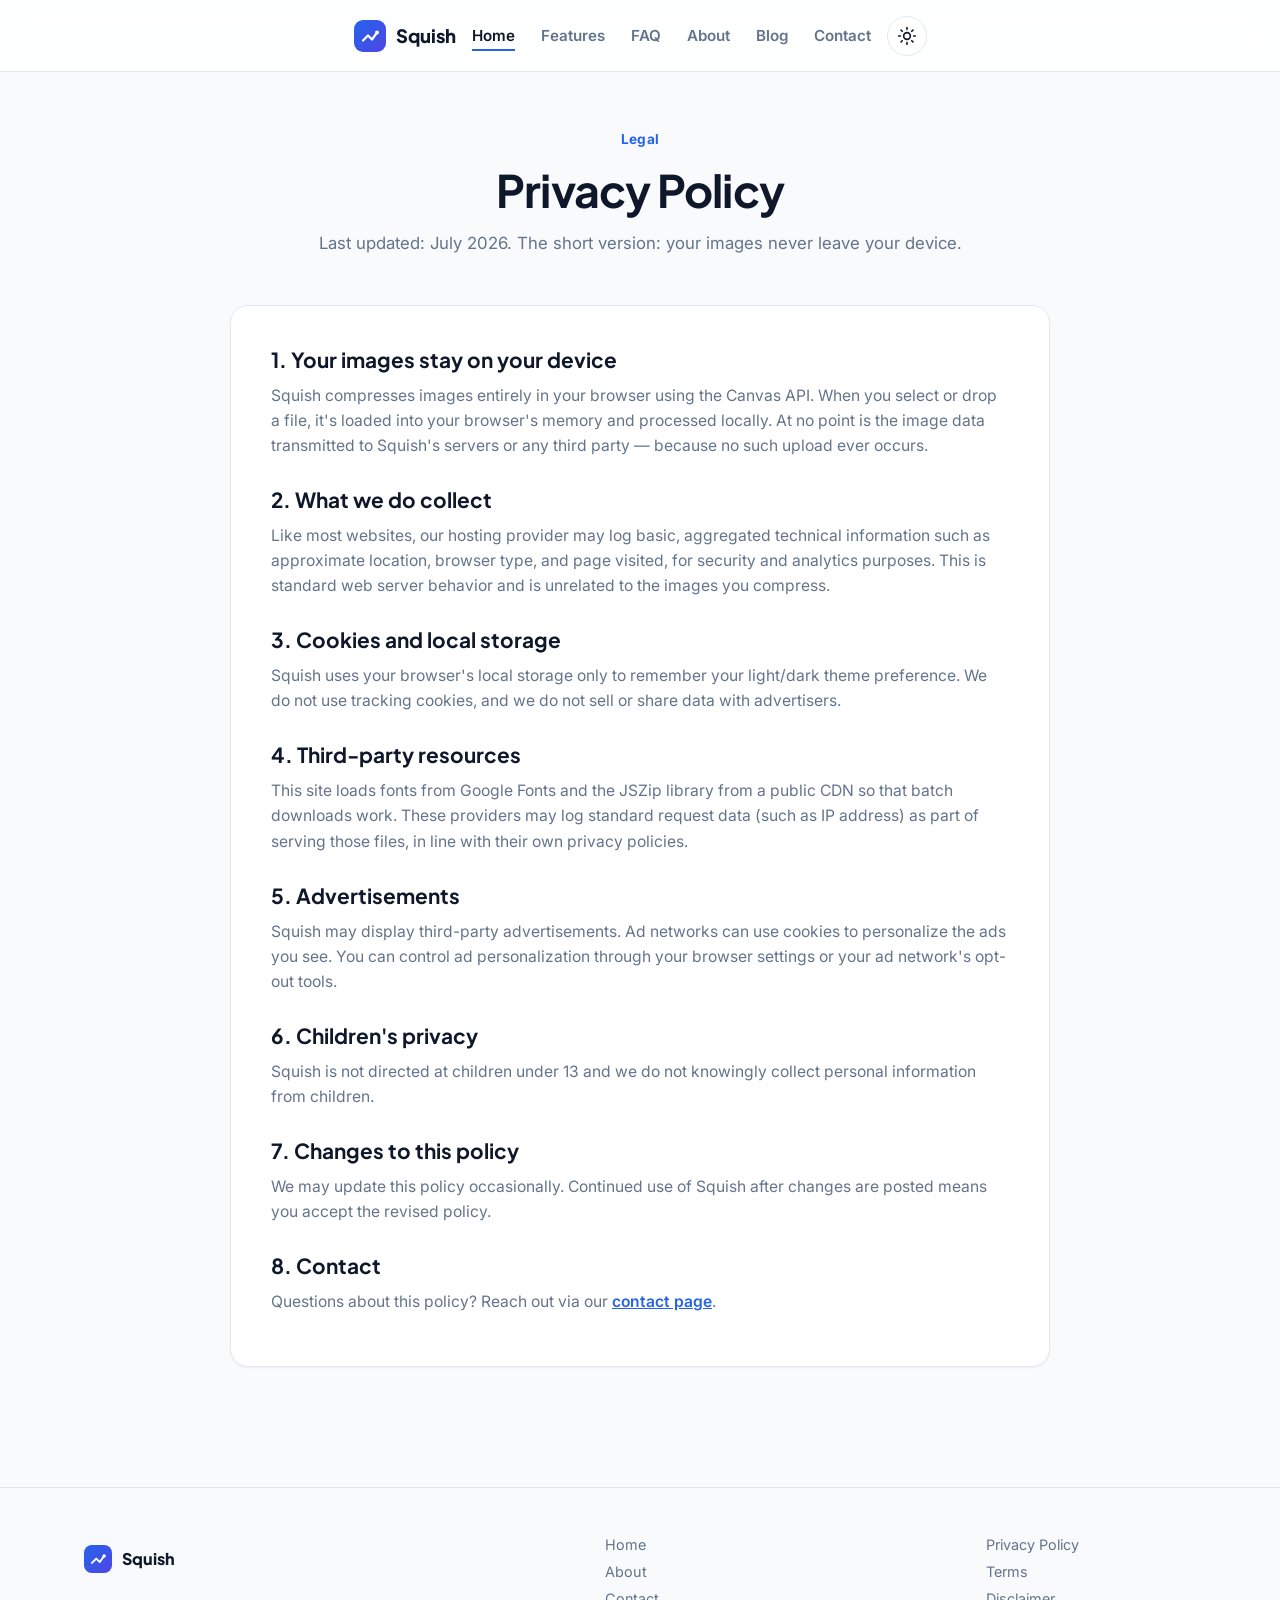
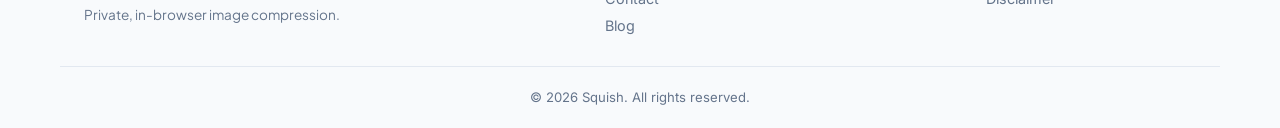
<file: privacy-policy.html>
<!DOCTYPE html>
<html lang="en">
<head>
<meta charset="UTF-8">
<meta name="viewport" content="width=device-width, initial-scale=1.0">

<title>Privacy Policy — Squish Image Compressor</title>
<meta name="description" content="Squish's privacy policy: how we handle data when you use our free, browser-based image compressor. Short version — your images never leave your device.">
<link rel="canonical" href="https://squish-image-compressor.vercel.app/privacy-policy.html">
<meta name="robots" content="index, follow">
<link rel="icon" type="image/svg+xml" href="assets/favicon.svg">
<link rel="preconnect" href="https://fonts.googleapis.com">
<link rel="preconnect" href="https://fonts.gstatic.com" crossorigin>
<link href="https://fonts.googleapis.com/css2?family=Plus+Jakarta+Sans:wght@500;600;700;800&family=Inter:wght@400;500;600;700&display=swap" rel="stylesheet">
<link rel="stylesheet" href="style.css">
</head>
<body>

<a class="skip-link" href="#main-content">Skip to content</a>

<header class="site-header" id="top">
  <div class="container header-inner">
    <a href="index.html" class="brand" aria-label="Squish home">
      <img src="assets/logo.svg" alt="" width="32" height="32">
      <span>Squish</span>
    </a>
    <nav class="main-nav" id="mainNav" aria-label="Primary">
      <a href="index.html" aria-current="page">Home</a>
      <a href="index.html#features">Features</a>
      <a href="index.html#faq">FAQ</a>
      <a href="about.html">About</a>
      <a href="blog.html">Blog</a>
      <a href="contact.html">Contact</a>
    </nav>
    <div class="header-actions">
      <button class="theme-toggle" id="themeToggle" type="button" aria-label="Switch to dark mode" aria-pressed="false">
        <svg class="icon-sun" width="20" height="20" viewBox="0 0 24 24" fill="none" stroke="currentColor" stroke-width="2" stroke-linecap="round"><circle cx="12" cy="12" r="4"/><path d="M12 2v2M12 20v2M4.9 4.9l1.4 1.4M17.7 17.7l1.4 1.4M2 12h2M20 12h2M4.9 19.1l1.4-1.4M17.7 6.3l1.4-1.4"/></svg>
        <svg class="icon-moon" width="20" height="20" viewBox="0 0 24 24" fill="none" stroke="currentColor" stroke-width="2" stroke-linecap="round" stroke-linejoin="round"><path d="M21 12.8A9 9 0 1 1 11.2 3 7 7 0 0 0 21 12.8z"/></svg>
      </button>
      <button class="nav-toggle" id="navToggle" type="button" aria-label="Toggle menu" aria-expanded="false" aria-controls="mainNav">
        <span></span><span></span><span></span>
      </button>
    </div>
  </div>
</header>

<main id="main-content">
  <section class="page-banner container">
    <p class="eyebrow">Legal</p>
    <h1>Privacy Policy</h1>
    <p>Last updated: July 2026. The short version: your images never leave your device.</p>
  </section>

  <section class="content-page container">
    <div class="content-card fade-up">
      <h2>1. Your images stay on your device</h2>
      <p>Squish compresses images entirely in your browser using the Canvas API. When you select or drop a file, it's loaded into your browser's memory and processed locally. At no point is the image data transmitted to Squish's servers or any third party — because no such upload ever occurs.</p>

      <h2>2. What we do collect</h2>
      <p>Like most websites, our hosting provider may log basic, aggregated technical information such as approximate location, browser type, and page visited, for security and analytics purposes. This is standard web server behavior and is unrelated to the images you compress.</p>

      <h2>3. Cookies and local storage</h2>
      <p>Squish uses your browser's local storage only to remember your light/dark theme preference. We do not use tracking cookies, and we do not sell or share data with advertisers.</p>

      <h2>4. Third-party resources</h2>
      <p>This site loads fonts from Google Fonts and the JSZip library from a public CDN so that batch downloads work. These providers may log standard request data (such as IP address) as part of serving those files, in line with their own privacy policies.</p>

      <h2>5. Advertisements</h2>
      <p>Squish may display third-party advertisements. Ad networks can use cookies to personalize the ads you see. You can control ad personalization through your browser settings or your ad network's opt-out tools.</p>

      <h2>6. Children's privacy</h2>
      <p>Squish is not directed at children under 13 and we do not knowingly collect personal information from children.</p>

      <h2>7. Changes to this policy</h2>
      <p>We may update this policy occasionally. Continued use of Squish after changes are posted means you accept the revised policy.</p>

      <h2>8. Contact</h2>
      <p>Questions about this policy? Reach out via our <a class="inline-link" href="contact.html">contact page</a>.</p>
    </div>
  </section>
</main>

<footer class="site-footer">
  <div class="container footer-inner">
    <div class="footer-brand">
      <img src="assets/logo.svg" alt="" width="28" height="28">
      <span>Squish</span>
      <p>Private, in-browser image compression.</p>
    </div>
    <nav class="footer-links" aria-label="Footer">
      <a href="index.html">Home</a>
      <a href="about.html">About</a>
      <a href="contact.html">Contact</a>
      <a href="blog.html">Blog</a>
    </nav>

    <nav class="footer-links" aria-label="Footer">
      <a href="privacy-policy.html">Privacy Policy</a>
      <a href="terms.html">Terms</a>
      <a href="disclaimer.html">Disclaimer</a>
    </nav>
    <!-- <div class="footer-social" aria-label="Social media">
      <a href="https://squish-image-compressor.vercel.app/" aria-label="Squish on X">
        <svg width="18" height="18" viewBox="0 0 24 24" fill="currentColor"><path d="M18.9 2H22l-7.6 8.7L23 22h-6.9l-5.4-6.6L4.4 22H1.3l8.1-9.3L1 2h7.1l4.9 6.1L18.9 2z"/></svg>
      </a>
      <a href="https://squish-image-compressor.vercel.app/" aria-label="Squish on GitHub">
        <svg width="18" height="18" viewBox="0 0 24 24" fill="currentColor"><path d="M12 2C6.5 2 2 6.6 2 12.2c0 4.5 2.9 8.3 6.8 9.6.5.1.7-.2.7-.5v-1.9c-2.8.6-3.4-1.3-3.4-1.3-.4-1.1-1-1.4-1-1.4-.9-.6.1-.6.1-.6 1 .1 1.5 1 1.5 1 .9 1.5 2.3 1.1 2.9.8.1-.7.3-1.1.6-1.4-2.2-.3-4.6-1.1-4.6-5 0-1.1.4-2 1-2.7-.1-.3-.5-1.3.1-2.7 0 0 .8-.3 2.7 1a9.4 9.4 0 0 1 5 0c1.9-1.3 2.7-1 2.7-1 .6 1.4.2 2.4.1 2.7.6.7 1 1.6 1 2.7 0 3.9-2.4 4.7-4.6 5 .3.3.6.9.6 1.8v2.6c0 .3.2.6.7.5 3.9-1.3 6.8-5.1 6.8-9.6C22 6.6 17.5 2 12 2z"/></svg>
      </a>
    </div> -->
  </div>
  <div class="container footer-bottom">
    <p>&copy; <span id="year"></span> Squish. All rights reserved.</p>
  </div>
</footer>

<script src="site.js"></script>
</body>
</html>
</file>
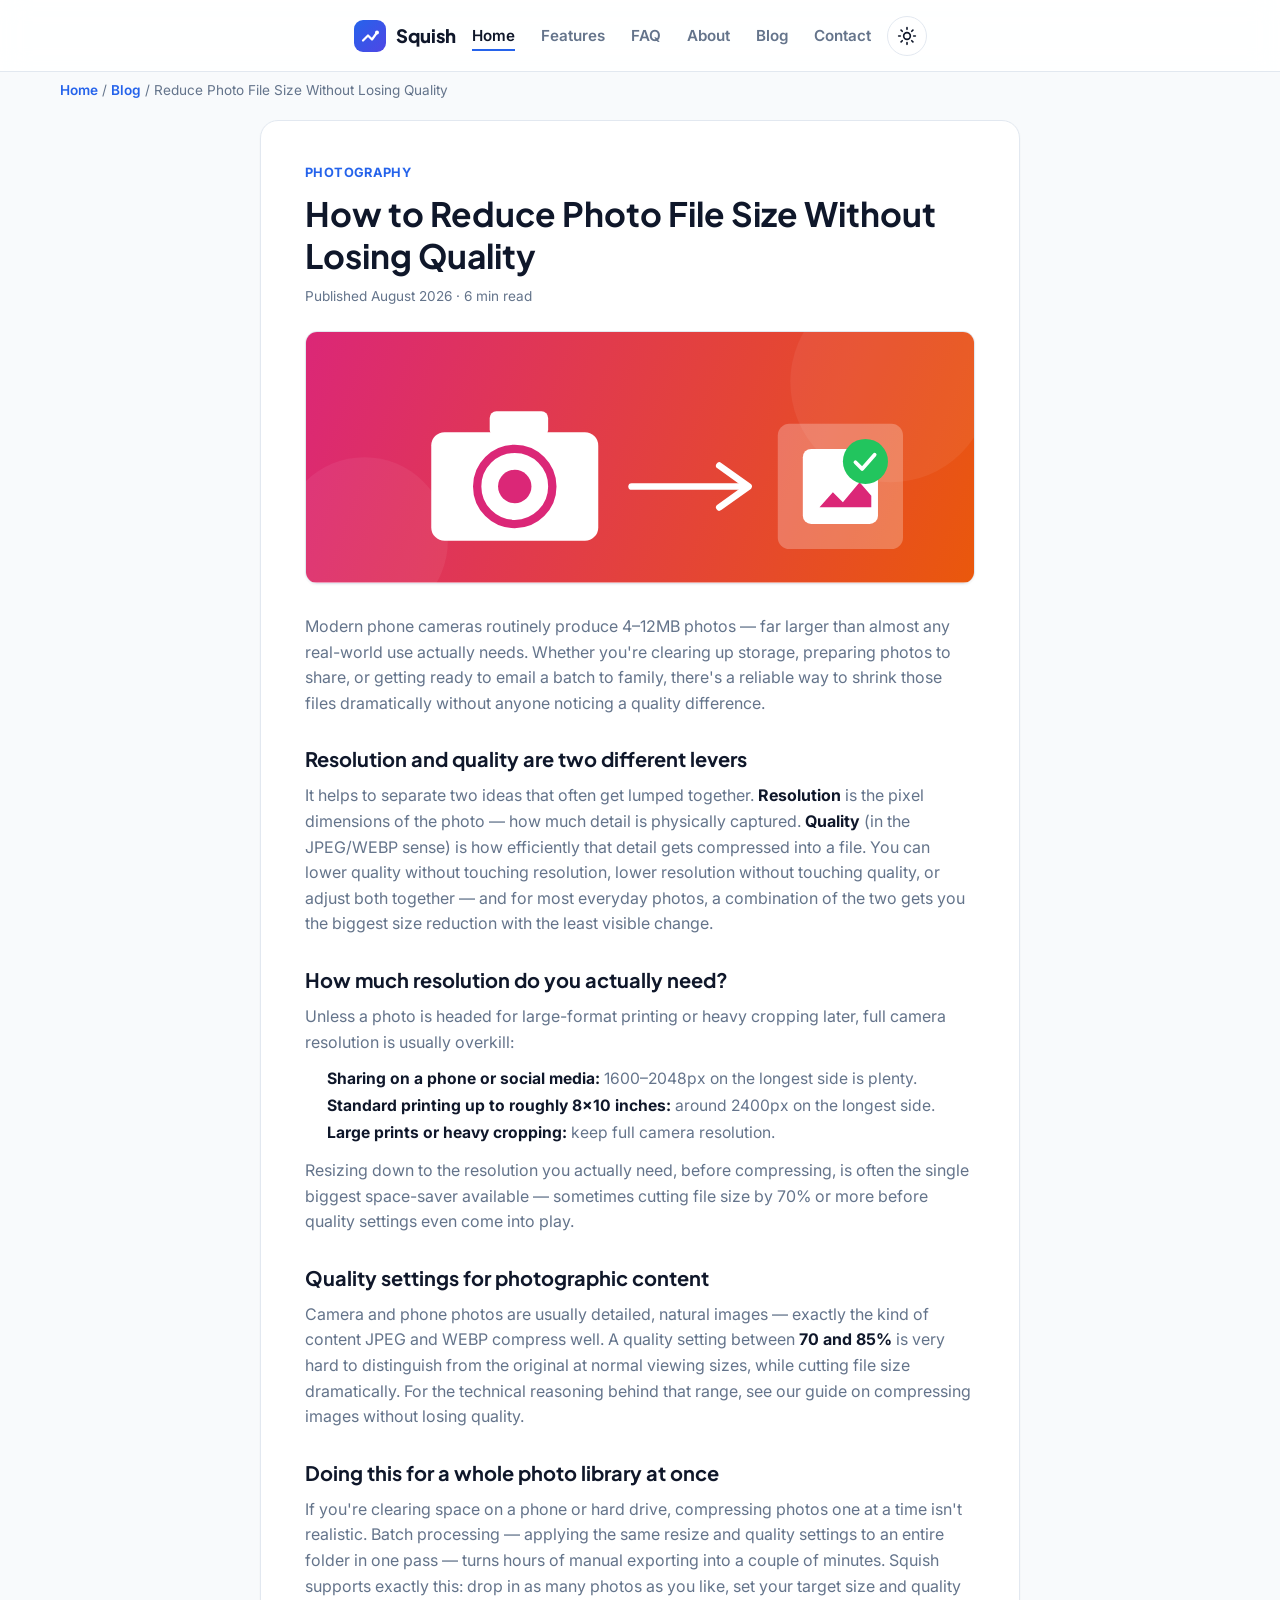
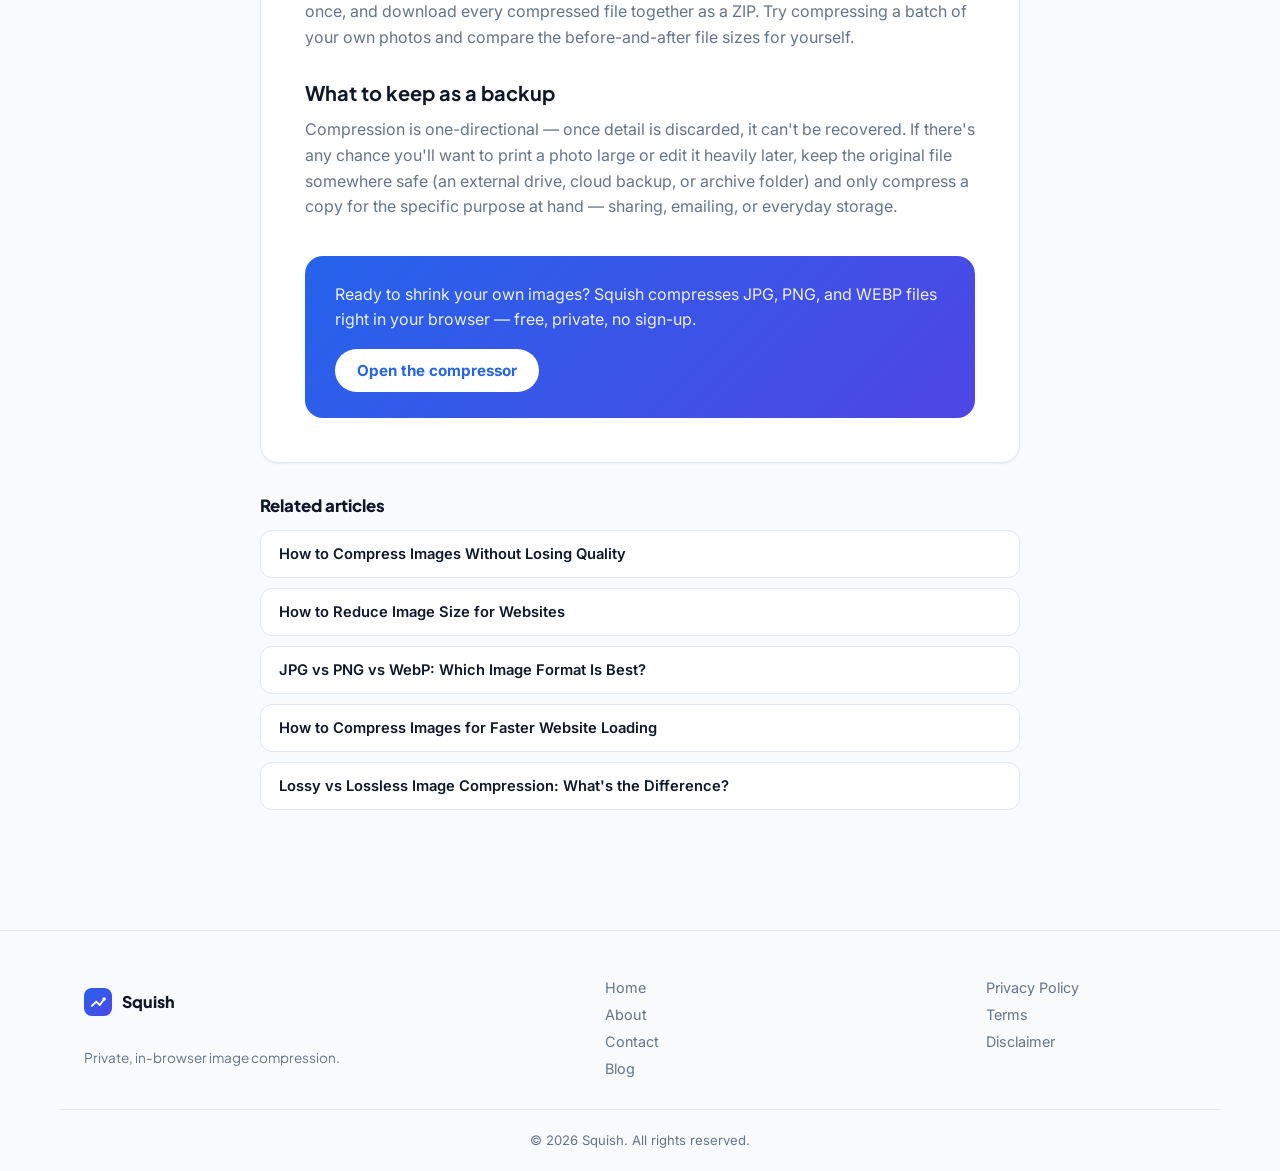
<file: reduce-photo-file-size-without-losing-quality.html>
<!DOCTYPE html>
<html lang="en">
<head>
<meta charset="UTF-8">
<meta name="viewport" content="width=device-width, initial-scale=1.0">

<title>How to Reduce Photo File Size Without Losing Quality | Squish Blog</title>
<meta name="description" content="A practical guide to shrinking camera and phone photos for sharing, printing, or storage — without a visible drop in quality.">
<link rel="canonical" href="https://squish-image-compressor.vercel.app/reduce-photo-file-size-without-losing-quality.html">
<meta name="robots" content="index, follow">

<meta property="og:type" content="article">
<meta property="og:title" content="How to Reduce Photo File Size Without Losing Quality">
<meta property="og:description" content="A practical guide to shrinking camera and phone photos for sharing, printing, or storage — without a visible drop in quality.">
<meta property="og:url" content="https://squish-image-compressor.vercel.app/reduce-photo-file-size-without-losing-quality.html">
<meta property="og:site_name" content="Squish">

<meta name="twitter:card" content="summary_large_image">
<meta name="twitter:title" content="How to Reduce Photo File Size Without Losing Quality">
<meta name="twitter:description" content="A practical guide to shrinking camera and phone photos for sharing, printing, or storage — without a visible drop in quality.">

<link rel="icon" type="image/svg+xml" href="assets/favicon.svg">
<link rel="preconnect" href="https://fonts.googleapis.com">
<link rel="preconnect" href="https://fonts.gstatic.com" crossorigin>
<link href="https://fonts.googleapis.com/css2?family=Plus+Jakarta+Sans:wght@500;600;700;800&family=Inter:wght@400;500;600;700&display=swap" rel="stylesheet">
<link rel="stylesheet" href="style.css">

<script type="application/ld+json">
{
  "@context": "https://schema.org",
  "@type": "Article",
  "headline": "How to Reduce Photo File Size Without Losing Quality",
  "description": "A practical guide to shrinking camera and phone photos for sharing, printing, or storage — without a visible drop in quality.",
  "author": { "@type": "Organization", "name": "Squish" },
  "publisher": { "@type": "Organization", "name": "Squish" },
  "datePublished": "2026-08-09",
  "mainEntityOfPage": "https://squish-image-compressor.vercel.app/reduce-photo-file-size-without-losing-quality.html"
}
</script>
</head>
<body>

<a class="skip-link" href="#main-content">Skip to content</a>

<header class="site-header" id="top">
  <div class="container header-inner">
    <a href="index.html" class="brand" aria-label="Squish home">
      <img src="assets/logo.svg" alt="" width="32" height="32">
      <span>Squish</span>
    </a>
    <nav class="main-nav" id="mainNav" aria-label="Primary">
      <a href="index.html" aria-current="page">Home</a>
      <a href="index.html#features">Features</a>
      <a href="index.html#faq">FAQ</a>
      <a href="about.html">About</a>
      <a href="blog.html">Blog</a>
      <a href="contact.html">Contact</a>
    </nav>
    <div class="header-actions">
      <button class="theme-toggle" id="themeToggle" type="button" aria-label="Switch to dark mode" aria-pressed="false">
        <svg class="icon-sun" width="20" height="20" viewBox="0 0 24 24" fill="none" stroke="currentColor" stroke-width="2" stroke-linecap="round"><circle cx="12" cy="12" r="4"/><path d="M12 2v2M12 20v2M4.9 4.9l1.4 1.4M17.7 17.7l1.4 1.4M2 12h2M20 12h2M4.9 19.1l1.4-1.4M17.7 6.3l1.4-1.4"/></svg>
        <svg class="icon-moon" width="20" height="20" viewBox="0 0 24 24" fill="none" stroke="currentColor" stroke-width="2" stroke-linecap="round" stroke-linejoin="round"><path d="M21 12.8A9 9 0 1 1 11.2 3 7 7 0 0 0 21 12.8z"/></svg>
      </button>
      <button class="nav-toggle" id="navToggle" type="button" aria-label="Toggle menu" aria-expanded="false" aria-controls="mainNav">
        <span></span><span></span><span></span>
      </button>
    </div>
  </div>
</header>

<main id="main-content">
  <div class="container article-wrap">
    <p class="breadcrumb"><a href="index.html">Home</a> / <a href="blog.html">Blog</a> / Reduce Photo File Size Without Losing Quality</p>

    <article class="article fade-up">
      <span class="article-eyebrow">Photography</span>
      <h1>How to Reduce Photo File Size Without Losing Quality</h1>
      <p class="article-meta">Published August 2026 &middot; 6 min read</p>

      <div class="article-hero" role="img" aria-label="Illustration of a camera compressing into a smaller checked file">
        <svg viewBox="0 0 800 300" xmlns="http://www.w3.org/2000/svg">
          <defs>
            <linearGradient id="g5" x1="0" y1="0" x2="800" y2="300" gradientUnits="userSpaceOnUse">
              <stop stop-color="#DB2777"/><stop offset="1" stop-color="#EA580C"/>
            </linearGradient>
          </defs>
          <rect width="800" height="300" fill="url(#g5)"/>
          <circle cx="700" cy="60" r="120" fill="#ffffff" opacity="0.06"/>
          <circle cx="70" cy="250" r="100" fill="#ffffff" opacity="0.06"/>
          <!-- camera -->
          <rect x="150" y="120" width="200" height="130" rx="16" fill="#ffffff"/>
          <rect x="220" y="95" width="70" height="30" rx="8" fill="#ffffff"/>
          <circle cx="250" cy="185" r="45" fill="none" stroke="#DB2777" stroke-width="10"/>
          <circle cx="250" cy="185" r="20" fill="#DB2777"/>
          <!-- arrow -->
          <path d="M390 185h130" stroke="#ffffff" stroke-width="8" stroke-linecap="round"/>
          <path d="M495 160l35 25-35 25" fill="none" stroke="#ffffff" stroke-width="8" stroke-linecap="round" stroke-linejoin="round"/>
          <!-- shrinking file -->
          <rect x="565" y="110" width="150" height="150" rx="14" fill="#ffffff" opacity="0.25"/>
          <rect x="595" y="140" width="90" height="90" rx="10" fill="#ffffff"/>
          <path d="M615 210l16-18 12 12 20-24 14 16v14h-62z" fill="#DB2777"/>
          <circle cx="670" cy="155" r="27" fill="#22C55E"/>
          <path d="M658 156l8 8 15-17" stroke="#ffffff" stroke-width="4.5" stroke-linecap="round" stroke-linejoin="round" fill="none"/>
        </svg>
      </div>


      <p>Modern phone cameras routinely produce 4–12MB photos — far larger than almost any real-world use actually needs. Whether you're clearing up storage, preparing photos to share, or getting ready to email a batch to family, there's a reliable way to shrink those files dramatically without anyone noticing a quality difference.</p>

      <h2>Resolution and quality are two different levers</h2>
      <p>It helps to separate two ideas that often get lumped together. <strong>Resolution</strong> is the pixel dimensions of the photo — how much detail is physically captured. <strong>Quality</strong> (in the JPEG/WEBP sense) is how efficiently that detail gets compressed into a file. You can lower quality without touching resolution, lower resolution without touching quality, or adjust both together — and for most everyday photos, a combination of the two gets you the biggest size reduction with the least visible change.</p>

      <h2>How much resolution do you actually need?</h2>
      <p>Unless a photo is headed for large-format printing or heavy cropping later, full camera resolution is usually overkill:</p>
      <ul>
        <li><strong>Sharing on a phone or social media:</strong> 1600–2048px on the longest side is plenty.</li>
        <li><strong>Standard printing up to roughly 8×10 inches:</strong> around 2400px on the longest side.</li>
        <li><strong>Large prints or heavy cropping:</strong> keep full camera resolution.</li>
      </ul>
      <p>Resizing down to the resolution you actually need, before compressing, is often the single biggest space-saver available — sometimes cutting file size by 70% or more before quality settings even come into play.</p>

      <h2>Quality settings for photographic content</h2>
      <p>Camera and phone photos are usually detailed, natural images — exactly the kind of content JPEG and WEBP compress well. A quality setting between <strong>70 and 85%</strong> is very hard to distinguish from the original at normal viewing sizes, while cutting file size dramatically. For the technical reasoning behind that range, see our guide on <a href="how-to-compress-images-without-losing-quality.html">compressing images without losing quality</a>.</p>

      <h2>Doing this for a whole photo library at once</h2>
      <p>If you're clearing space on a phone or hard drive, compressing photos one at a time isn't realistic. Batch processing — applying the same resize and quality settings to an entire folder in one pass — turns hours of manual exporting into a couple of minutes. Squish supports exactly this: drop in as many photos as you like, set your target size and quality once, and download every compressed file together as a ZIP. <a href="index.html">Try compressing a batch of your own photos</a> and compare the before-and-after file sizes for yourself.</p>

      <h2>What to keep as a backup</h2>
      <p>Compression is one-directional — once detail is discarded, it can't be recovered. If there's any chance you'll want to print a photo large or edit it heavily later, keep the original file somewhere safe (an external drive, cloud backup, or archive folder) and only compress a copy for the specific purpose at hand — sharing, emailing, or everyday storage.</p>


      <div class="article-cta">
        <p>Ready to shrink your own images? Squish compresses JPG, PNG, and WEBP files right in your browser &mdash; free, private, no sign-up.</p>
        <a class="btn btn-primary ripple" href="index.html">Open the compressor</a>
      </div>
    </article>

    <div class="related-posts">
      <h2 class="related-heading">Related articles</h2>
      <a href="how-to-compress-images-without-losing-quality.html">How to Compress Images Without Losing Quality</a>
      <a href="how-to-reduce-image-size-for-websites.html">How to Reduce Image Size for Websites</a>
      <a href="jpg-vs-png-vs-webp-which-format-is-best.html">JPG vs PNG vs WebP: Which Image Format Is Best?</a>
      <a href="compress-images-for-faster-website-loading.html">How to Compress Images for Faster Website Loading</a>
      <a href="lossy-vs-lossless-image-compression.html">Lossy vs Lossless Image Compression: What's the Difference?</a>
    </div>
  </div>
</main>

<footer class="site-footer">
  <div class="container footer-inner">
    <div class="footer-brand">
      <img src="assets/logo.svg" alt="" width="28" height="28">
      <span>Squish</span>
      <p>Private, in-browser image compression.</p>
    </div>
    <nav class="footer-links" aria-label="Footer">
      <a href="index.html">Home</a>
      <a href="about.html">About</a>
      <a href="contact.html">Contact</a>
      <a href="blog.html">Blog</a>
    </nav>

    <nav class="footer-links" aria-label="Footer">
      <a href="privacy-policy.html">Privacy Policy</a>
      <a href="terms.html">Terms</a>
      <a href="disclaimer.html">Disclaimer</a>
    </nav>
    <!-- <div class="footer-social" aria-label="Social media">
      <a href="https://squish-image-compressor.vercel.app/" aria-label="Squish on X">
        <svg width="18" height="18" viewBox="0 0 24 24" fill="currentColor"><path d="M18.9 2H22l-7.6 8.7L23 22h-6.9l-5.4-6.6L4.4 22H1.3l8.1-9.3L1 2h7.1l4.9 6.1L18.9 2z"/></svg>
      </a>
      <a href="https://squish-image-compressor.vercel.app/" aria-label="Squish on GitHub">
        <svg width="18" height="18" viewBox="0 0 24 24" fill="currentColor"><path d="M12 2C6.5 2 2 6.6 2 12.2c0 4.5 2.9 8.3 6.8 9.6.5.1.7-.2.7-.5v-1.9c-2.8.6-3.4-1.3-3.4-1.3-.4-1.1-1-1.4-1-1.4-.9-.6.1-.6.1-.6 1 .1 1.5 1 1.5 1 .9 1.5 2.3 1.1 2.9.8.1-.7.3-1.1.6-1.4-2.2-.3-4.6-1.1-4.6-5 0-1.1.4-2 1-2.7-.1-.3-.5-1.3.1-2.7 0 0 .8-.3 2.7 1a9.4 9.4 0 0 1 5 0c1.9-1.3 2.7-1 2.7-1 .6 1.4.2 2.4.1 2.7.6.7 1 1.6 1 2.7 0 3.9-2.4 4.7-4.6 5 .3.3.6.9.6 1.8v2.6c0 .3.2.6.7.5 3.9-1.3 6.8-5.1 6.8-9.6C22 6.6 17.5 2 12 2z"/></svg>
      </a>
    </div> -->
  </div>
  <div class="container footer-bottom">
    <p>&copy; <span id="year"></span> Squish. All rights reserved.</p>
  </div>
</footer>

<script src="site.js"></script>
</body>
</html>
</file>
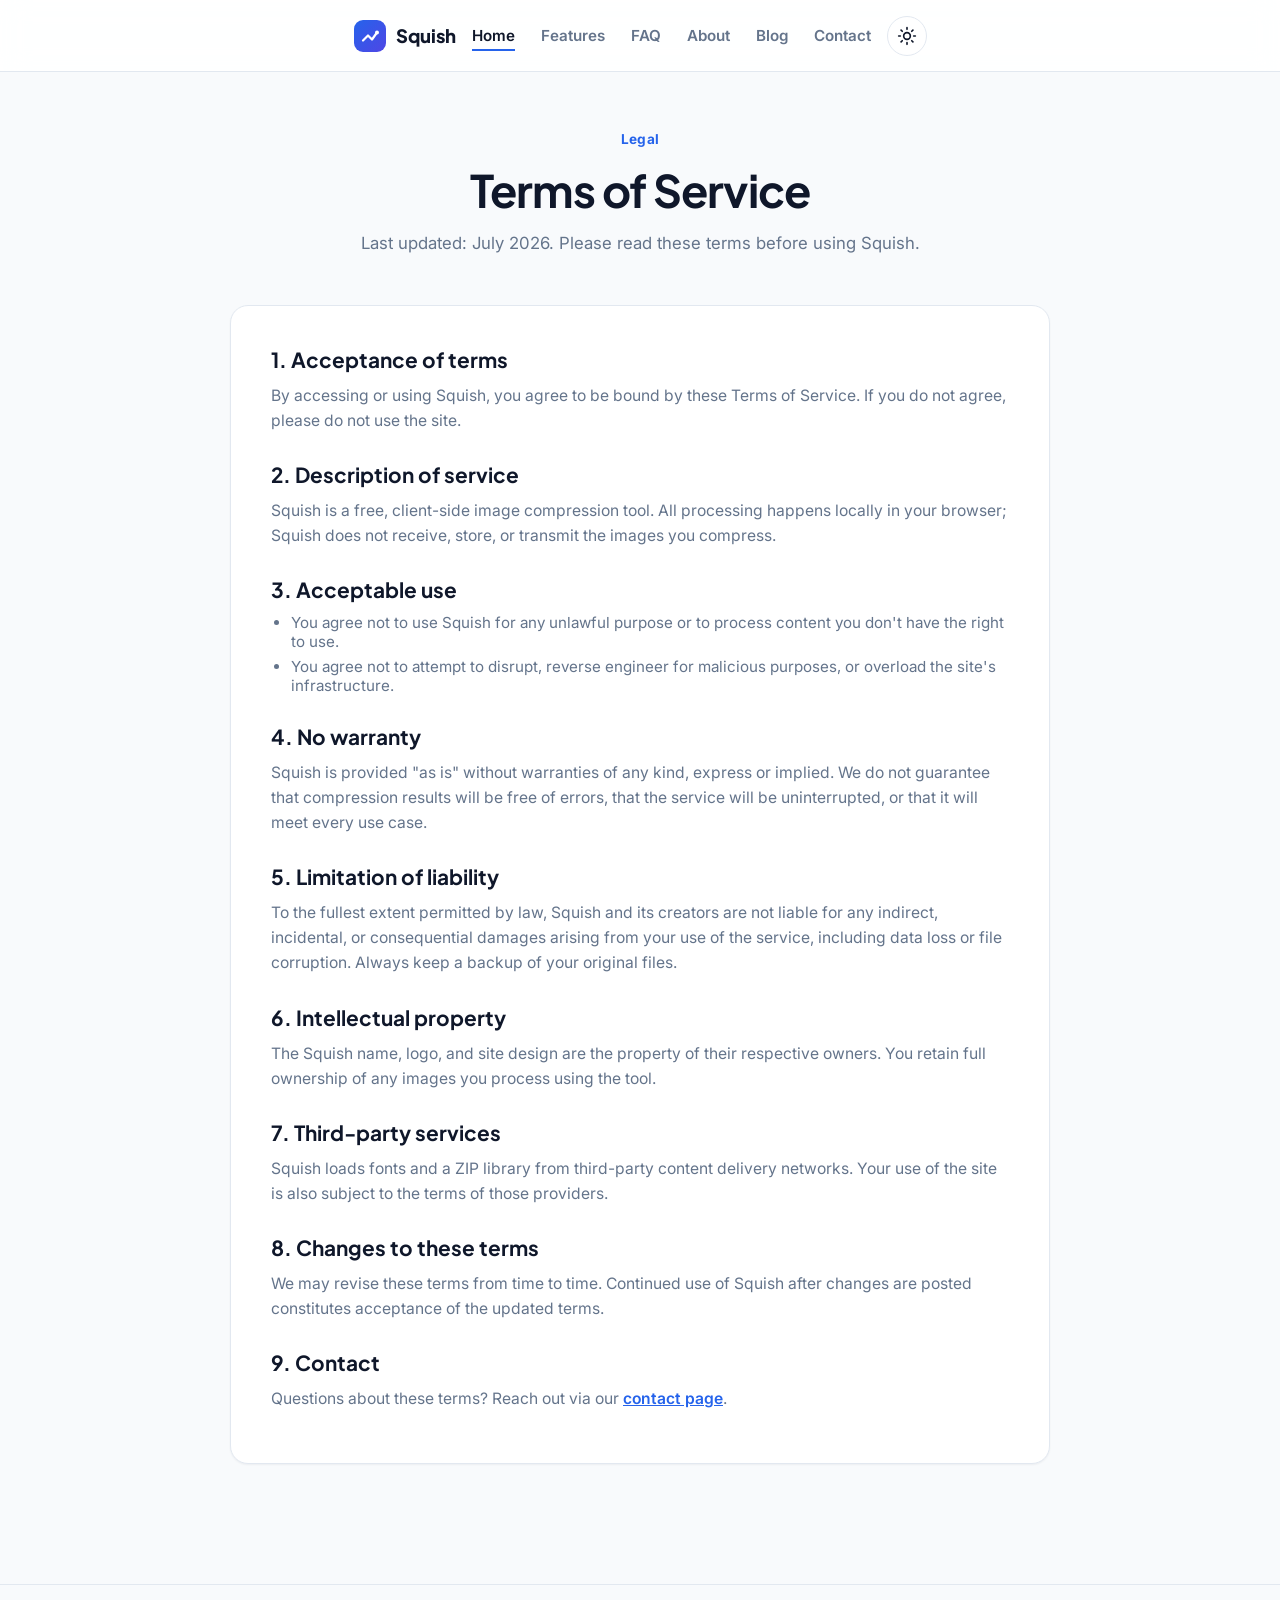
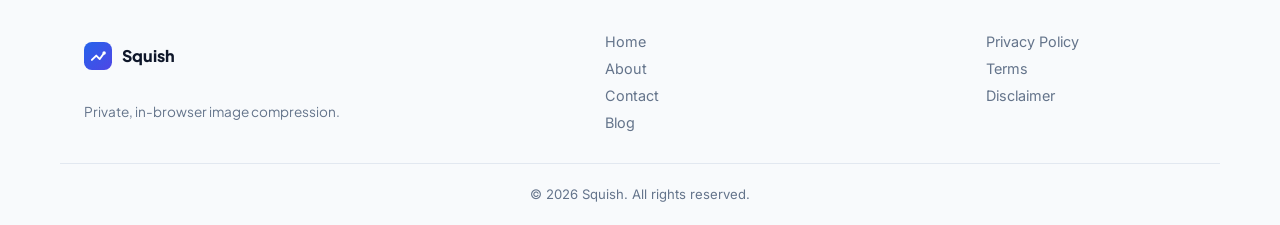
<file: terms.html>
<!DOCTYPE html>
<html lang="en">
<head>
<meta charset="UTF-8">
<meta name="viewport" content="width=device-width, initial-scale=1.0">

<title>Terms of Service — Squish Image Compressor</title>
<meta name="description" content="Terms of service for using Squish, the free browser-based image compression tool.">
<link rel="canonical" href="https://squish-image-compressor.vercel.app/terms.html">
<meta name="robots" content="index, follow">
<link rel="icon" type="image/svg+xml" href="assets/favicon.svg">
<link rel="preconnect" href="https://fonts.googleapis.com">
<link rel="preconnect" href="https://fonts.gstatic.com" crossorigin>
<link href="https://fonts.googleapis.com/css2?family=Plus+Jakarta+Sans:wght@500;600;700;800&family=Inter:wght@400;500;600;700&display=swap" rel="stylesheet">
<link rel="stylesheet" href="style.css">
</head>
<body>

<a class="skip-link" href="#main-content">Skip to content</a>

<header class="site-header" id="top">
  <div class="container header-inner">
    <a href="index.html" class="brand" aria-label="Squish home">
      <img src="assets/logo.svg" alt="" width="32" height="32">
      <span>Squish</span>
    </a>
  <nav class="main-nav" id="mainNav" aria-label="Primary">
      <a href="index.html" aria-current="page">Home</a>
      <a href="index.html#features">Features</a>
      <a href="index.html#faq">FAQ</a>
      <a href="about.html">About</a>
      <a href="blog.html">Blog</a>
      <a href="contact.html">Contact</a>
    </nav>
    <div class="header-actions">
      <button class="theme-toggle" id="themeToggle" type="button" aria-label="Switch to dark mode" aria-pressed="false">
        <svg class="icon-sun" width="20" height="20" viewBox="0 0 24 24" fill="none" stroke="currentColor" stroke-width="2" stroke-linecap="round"><circle cx="12" cy="12" r="4"/><path d="M12 2v2M12 20v2M4.9 4.9l1.4 1.4M17.7 17.7l1.4 1.4M2 12h2M20 12h2M4.9 19.1l1.4-1.4M17.7 6.3l1.4-1.4"/></svg>
        <svg class="icon-moon" width="20" height="20" viewBox="0 0 24 24" fill="none" stroke="currentColor" stroke-width="2" stroke-linecap="round" stroke-linejoin="round"><path d="M21 12.8A9 9 0 1 1 11.2 3 7 7 0 0 0 21 12.8z"/></svg>
      </button>
      <button class="nav-toggle" id="navToggle" type="button" aria-label="Toggle menu" aria-expanded="false" aria-controls="mainNav">
        <span></span><span></span><span></span>
      </button>
    </div>
  </div>
</header>

<main id="main-content">
  <section class="page-banner container">
    <p class="eyebrow">Legal</p>
    <h1>Terms of Service</h1>
    <p>Last updated: July 2026. Please read these terms before using Squish.</p>
  </section>

  <section class="content-page container">
    <div class="content-card fade-up">
      <h2>1. Acceptance of terms</h2>
      <p>By accessing or using Squish, you agree to be bound by these Terms of Service. If you do not agree, please do not use the site.</p>

      <h2>2. Description of service</h2>
      <p>Squish is a free, client-side image compression tool. All processing happens locally in your browser; Squish does not receive, store, or transmit the images you compress.</p>

      <h2>3. Acceptable use</h2>
      <ul>
        <li>You agree not to use Squish for any unlawful purpose or to process content you don't have the right to use.</li>
        <li>You agree not to attempt to disrupt, reverse engineer for malicious purposes, or overload the site's infrastructure.</li>
      </ul>

      <h2>4. No warranty</h2>
      <p>Squish is provided "as is" without warranties of any kind, express or implied. We do not guarantee that compression results will be free of errors, that the service will be uninterrupted, or that it will meet every use case.</p>

      <h2>5. Limitation of liability</h2>
      <p>To the fullest extent permitted by law, Squish and its creators are not liable for any indirect, incidental, or consequential damages arising from your use of the service, including data loss or file corruption. Always keep a backup of your original files.</p>

      <h2>6. Intellectual property</h2>
      <p>The Squish name, logo, and site design are the property of their respective owners. You retain full ownership of any images you process using the tool.</p>

      <h2>7. Third-party services</h2>
      <p>Squish loads fonts and a ZIP library from third-party content delivery networks. Your use of the site is also subject to the terms of those providers.</p>

      <h2>8. Changes to these terms</h2>
      <p>We may revise these terms from time to time. Continued use of Squish after changes are posted constitutes acceptance of the updated terms.</p>

      <h2>9. Contact</h2>
      <p>Questions about these terms? Reach out via our <a class="inline-link" href="contact.html">contact page</a>.</p>
    </div>
  </section>
</main>

<footer class="site-footer">
  <div class="container footer-inner">
    <div class="footer-brand">
      <img src="assets/logo.svg" alt="" width="28" height="28">
      <span>Squish</span>
      <p>Private, in-browser image compression.</p>
    </div>
    <nav class="footer-links" aria-label="Footer">
      <a href="index.html">Home</a>
      <a href="about.html">About</a>
      <a href="contact.html">Contact</a>
      <a href="blog.html">Blog</a>
    </nav>

    <nav class="footer-links" aria-label="Footer">
      <a href="privacy-policy.html">Privacy Policy</a>
      <a href="terms.html">Terms</a>
      <a href="disclaimer.html">Disclaimer</a>
    </nav>
    <!-- <div class="footer-social" aria-label="Social media">
      <a href="https://squish-image-compressor.vercel.app/" aria-label="Squish on X">
        <svg width="18" height="18" viewBox="0 0 24 24" fill="currentColor"><path d="M18.9 2H22l-7.6 8.7L23 22h-6.9l-5.4-6.6L4.4 22H1.3l8.1-9.3L1 2h7.1l4.9 6.1L18.9 2z"/></svg>
      </a>
      <a href="https://squish-image-compressor.vercel.app/" aria-label="Squish on GitHub">
        <svg width="18" height="18" viewBox="0 0 24 24" fill="currentColor"><path d="M12 2C6.5 2 2 6.6 2 12.2c0 4.5 2.9 8.3 6.8 9.6.5.1.7-.2.7-.5v-1.9c-2.8.6-3.4-1.3-3.4-1.3-.4-1.1-1-1.4-1-1.4-.9-.6.1-.6.1-.6 1 .1 1.5 1 1.5 1 .9 1.5 2.3 1.1 2.9.8.1-.7.3-1.1.6-1.4-2.2-.3-4.6-1.1-4.6-5 0-1.1.4-2 1-2.7-.1-.3-.5-1.3.1-2.7 0 0 .8-.3 2.7 1a9.4 9.4 0 0 1 5 0c1.9-1.3 2.7-1 2.7-1 .6 1.4.2 2.4.1 2.7.6.7 1 1.6 1 2.7 0 3.9-2.4 4.7-4.6 5 .3.3.6.9.6 1.8v2.6c0 .3.2.6.7.5 3.9-1.3 6.8-5.1 6.8-9.6C22 6.6 17.5 2 12 2z"/></svg>
      </a>
    </div> -->
  </div>
  <div class="container footer-bottom">
    <p>&copy; <span id="year"></span> Squish. All rights reserved.</p>
  </div>
</footer>

<script src="site.js"></script>
</body>
</html>
</file>
<file: style.css>
/* =========================================================
   SQUISH — Image Compressor
   Design tokens + shared site styles + tool + blog styles
   ========================================================= */

:root {
  --primary: #2563EB;
  --primary-dark: #1D4ED8;
  --accent: #4F46E5;
  --success: #22C55E;
  --success-dark: #16A34A;
  --danger: #EF4444;

  --bg: #F8FAFC;
  --card: #FFFFFF;
  --text: #0F172A;
  --text-muted: #64748B;
  --border: #E2E8F0;

  --radius: 18px;
  --radius-sm: 12px;
  --radius-lg: 24px;

  --shadow-sm: 0 1px 2px rgba(15, 23, 42, 0.05);
  --shadow-md: 0 8px 24px rgba(15, 23, 42, 0.08);
  --shadow-lg: 0 20px 45px rgba(15, 23, 42, 0.12);

  --font-display: 'Plus Jakarta Sans', 'Inter', system-ui, sans-serif;
  --font-body: 'Inter', system-ui, -apple-system, sans-serif;

  --container-w: 1160px;
  --header-h: 72px;

  --ease: cubic-bezier(0.22, 1, 0.36, 1);
}

[data-theme="dark"] {
  --bg: #0B1220;
  --card: #131B2C;
  --text: #EEF2F8;
  --text-muted: #94A3B8;
  --border: #223049;

  --shadow-sm: 0 1px 2px rgba(0, 0, 0, 0.3);
  --shadow-md: 0 8px 24px rgba(0, 0, 0, 0.35);
  --shadow-lg: 0 20px 45px rgba(0, 0, 0, 0.45);
}

/* =========================== RESET =========================== */
*, *::before, *::after { box-sizing: border-box; }
html { scroll-behavior: smooth; }
body {
  margin: 0;
  font-family: var(--font-body);
  background: var(--bg);
  color: var(--text);
  -webkit-font-smoothing: antialiased;
  transition: background 0.3s var(--ease), color 0.3s var(--ease);
}
h1, h2, h3, h4 { font-family: var(--font-display); margin: 0; color: var(--text); }
p { margin: 0; color: var(--text-muted); line-height: 1.6; }
a { color: inherit; text-decoration: none; }
img { max-width: 100%; display: block; }
button { font-family: inherit; cursor: pointer; }
input, select { font-family: inherit; }
ul { margin: 0; padding: 0; list-style: none; }
kbd {
  font-family: var(--font-body);
  background: var(--bg);
  border: 1px solid var(--border);
  border-bottom-width: 2px;
  border-radius: 5px;
  padding: 1px 6px;
  font-size: 0.75rem;
}

@media (prefers-reduced-motion: reduce) {
  *, *::before, *::after { animation-duration: 0.001ms !important; transition-duration: 0.001ms !important; }
  html { scroll-behavior: auto; }
}

:focus-visible {
  outline: 2px solid var(--primary);
  outline-offset: 2px;
  border-radius: 4px;
}

.skip-link {
  position: absolute;
  left: -999px;
  top: 0;
  background: var(--primary);
  color: #fff;
  padding: 10px 16px;
  border-radius: 0 0 8px 0;
  z-index: 999;
}
.skip-link:focus { left: 0; }

.container {
  max-width: var(--container-w);
  margin: 0 auto;
  padding: 0 24px;
}
.container-narrow { max-width: 720px; }

/* =========================== HEADER =========================== */
.site-header {
  position: sticky;
  top: 0;
  z-index: 50;
  height: var(--header-h);
  display: flex;
  align-items: center;
  background: color-mix(in srgb, var(--card) 88%, transparent);
  backdrop-filter: blur(14px) saturate(160%);
  -webkit-backdrop-filter: blur(14px) saturate(160%);
  border-bottom: 1px solid var(--border);
}
.header-inner {
  display: flex;
  align-items: center;
  justify-content: space-between;
  gap: 16px;
}
.brand {
  display: flex;
  align-items: center;
  gap: 10px;
  font-family: var(--font-display);
  font-weight: 800;
  font-size: 1.15rem;
}
.main-nav {
  display: flex;
  gap: 26px;
  font-weight: 600;
  font-size: 0.95rem;
}
.main-nav a {
  color: var(--text-muted);
  position: relative;
  padding: 6px 0;
  transition: color 0.2s var(--ease);
}
.main-nav a:hover, .main-nav a[aria-current="page"] { color: var(--text); }
.main-nav a::after {
  content: "";
  position: absolute;
  left: 0; right: 0; bottom: 0;
  height: 2px;
  background: var(--primary);
  transform: scaleX(0);
  transform-origin: left;
  transition: transform 0.25s var(--ease);
}
.main-nav a:hover::after, .main-nav a[aria-current="page"]::after { transform: scaleX(1); }

.header-actions { display: flex; align-items: center; gap: 10px; }

.theme-toggle {
  width: 40px; height: 40px;
  border-radius: 50%;
  border: 1px solid var(--border);
  background: var(--card);
  display: flex; align-items: center; justify-content: center;
  color: var(--text);
  transition: transform 0.3s var(--ease), background 0.2s;
}
.theme-toggle:hover { transform: rotate(15deg); background: var(--bg); }
.theme-toggle .icon-moon { display: none; }
[data-theme="dark"] .theme-toggle .icon-sun { display: none; }
[data-theme="dark"] .theme-toggle .icon-moon { display: block; }

.nav-toggle {
  display: none;
  width: 40px; height: 40px;
  border: none; background: transparent;
  flex-direction: column; align-items: center; justify-content: center; gap: 5px;
}
.nav-toggle span { width: 20px; height: 2px; background: var(--text); border-radius: 2px; transition: transform 0.25s var(--ease), opacity 0.2s; }
.nav-toggle[aria-expanded="true"] span:nth-child(1) { transform: translateY(7px) rotate(45deg); }
.nav-toggle[aria-expanded="true"] span:nth-child(2) { opacity: 0; }
.nav-toggle[aria-expanded="true"] span:nth-child(3) { transform: translateY(-7px) rotate(-45deg); }

/* =========================== BUTTONS =========================== */
.btn {
  display: inline-flex;
  align-items: center;
  justify-content: center;
  gap: 8px;
  border: none;
  border-radius: 999px;
  padding: 12px 22px;
  font-weight: 700;
  font-size: 0.95rem;
  cursor: pointer;
  position: relative;
  overflow: hidden;
  transition: transform 0.15s var(--ease), box-shadow 0.2s var(--ease), background 0.2s, opacity 0.2s;
  white-space: nowrap;
}
.btn:active { transform: scale(0.97); }
.btn:disabled { opacity: 0.5; cursor: not-allowed; }

.btn-primary { background: linear-gradient(135deg, var(--primary), var(--accent)); color: #fff; box-shadow: var(--shadow-md); }
.btn-primary:hover:not(:disabled) { box-shadow: var(--shadow-lg); transform: translateY(-1px); }

.btn-success { background: var(--success); color: #fff; box-shadow: var(--shadow-sm); }
.btn-success:hover:not(:disabled) { background: var(--success-dark); }

.btn-ghost { background: transparent; color: var(--text); border: 1px solid var(--border); }
.btn-ghost:hover { background: var(--bg); }
.btn-ghost.btn-danger { color: var(--danger); }
.btn-ghost.btn-danger:hover { background: color-mix(in srgb, var(--danger) 10%, transparent); border-color: var(--danger); }

.btn-large { padding: 15px 28px; font-size: 1.02rem; }
.btn-small { padding: 8px 16px; font-size: 0.85rem; }

.ripple::after {
  content: "";
  position: absolute;
  inset: 0;
  background: radial-gradient(circle at var(--rx, 50%) var(--ry, 50%), rgba(255,255,255,0.5) 0%, transparent 60%);
  opacity: 0;
  transition: opacity 0.4s;
}
.ripple:active::after { opacity: 1; transition: none; }

.icon-btn {
  width: 32px; height: 32px;
  border-radius: 50%;
  border: 1px solid var(--border);
  background: var(--card);
  color: var(--text-muted);
  display: flex; align-items: center; justify-content: center;
  flex-shrink: 0;
  transition: background 0.2s, color 0.2s;
}
.icon-btn:hover { background: var(--danger); color: #fff; border-color: var(--danger); }

/* =========================== TOOL INTRO (compact, tool-first) =========================== */
.tool-intro { text-align: center; padding: 40px 0 6px; }
.tool-intro .eyebrow {
  display: inline-block;
  color: var(--primary);
  font-weight: 700;
  font-size: 0.85rem;
  letter-spacing: 0.02em;
  margin-bottom: 10px;
}
.tool-intro h1 {
  font-size: clamp(1.7rem, 3.2vw, 2.4rem);
  line-height: 1.15;
  letter-spacing: -0.02em;
  font-weight: 800;
  margin-bottom: 10px;
}
.tool-intro p { max-width: 58ch; margin: 0 auto; font-size: 1.02rem; }

.format-chip-row { display: flex; gap: 10px; flex-wrap: wrap; justify-content: center; margin-top: 18px; }
.chip {
  background: var(--card);
  border: 1px solid var(--border);
  border-radius: 999px;
  padding: 6px 14px;
  font-size: 0.82rem;
  font-weight: 600;
  color: var(--text);
  box-shadow: var(--shadow-sm);
}
.chip-muted { color: var(--text-muted); font-weight: 500; }

/* =========================== PAGE BANNER (About/Contact/Blog/etc.) =========================== */
.page-banner { text-align: center; padding: 56px 0 40px; }
.page-banner .eyebrow {
  display: inline-block; color: var(--primary); font-weight: 700;
  font-size: 0.85rem; letter-spacing: 0.02em; margin-bottom: 10px;
}
.page-banner h1 {
  font-size: clamp(2rem, 3.6vw, 2.8rem);
  letter-spacing: -0.02em;
  margin-bottom: 12px;
}
.page-banner p { max-width: 62ch; margin: 0 auto; font-size: 1.05rem; }

/* =========================== AD SLOTS =========================== */
.ad-slot {
  margin: 32px auto;
  border: 1.5px dashed var(--border);
  border-radius: var(--radius-sm);
  min-height: 90px;
  display: flex; align-items: center; justify-content: center;
  color: var(--text-muted);
  font-size: 0.85rem;
  background: color-mix(in srgb, var(--card) 60%, transparent);
}

/* =========================== WORKSPACE / DROPZONE =========================== */
.workspace { padding: 8px 0 60px; }

.dropzone {
  border: 2px dashed var(--border);
  border-radius: var(--radius);
  background: var(--card);
  padding: 28px 20px;
  text-align: center;
  cursor: pointer;
  transition: border-color 0.2s var(--ease), background 0.2s var(--ease), transform 0.15s var(--ease);
  position: relative;
}
.dropzone:hover, .dropzone:focus-visible { border-color: var(--primary); }
.dropzone.dragover {
  border-color: var(--primary);
  background: color-mix(in srgb, var(--primary) 6%, var(--card));
  transform: scale(1.01);
}
.dropzone-icon { color: var(--primary); margin-bottom: 8px; width: 30px; height: 30px; }
.dropzone-title { font-family: var(--font-display); font-weight: 700; font-size: 1rem; color: var(--text); margin-bottom: 4px; }
.dropzone-sub { color: var(--text-muted); font-size: 0.85rem; }

.upload-progress {
  margin-top: 20px;
  height: 6px;
  border-radius: 999px;
  background: var(--border);
  overflow: hidden;
}
.upload-progress-bar {
  height: 100%;
  width: 0%;
  background: linear-gradient(90deg, var(--primary), var(--accent));
  transition: width 0.2s linear;
}

/* =========================== ERRORS =========================== */
.error-stack { display: flex; flex-direction: column; gap: 10px; margin-top: 18px; }
.error-card {
  display: flex; align-items: flex-start; gap: 12px;
  background: color-mix(in srgb, var(--danger) 8%, var(--card));
  border: 1px solid color-mix(in srgb, var(--danger) 30%, var(--border));
  border-radius: var(--radius-sm);
  padding: 14px 16px;
  animation: slideUp 0.3s var(--ease);
}
.error-card svg { color: var(--danger); flex-shrink: 0; margin-top: 2px; }
.error-card strong { color: var(--text); display: block; font-size: 0.9rem; margin-bottom: 2px; }
.error-card p { font-size: 0.85rem; margin: 0; }
.error-card .icon-btn { margin-left: auto; }

/* =========================== STATS BAR =========================== */
.stats-bar {
  display: grid;
  grid-template-columns: repeat(4, 1fr);
  gap: 16px;
  margin-top: 24px;
}
.stat {
  background: var(--card);
  border: 1px solid var(--border);
  border-radius: var(--radius-sm);
  padding: 18px;
  text-align: center;
  box-shadow: var(--shadow-sm);
}
.stat-value { display: block; font-family: var(--font-display); font-size: 1.6rem; font-weight: 800; color: var(--text); }
.stat-label { font-size: 0.8rem; color: var(--text-muted); }
.stat-success .stat-value { color: var(--success); }

/* =========================== SETTINGS PANEL =========================== */
.settings-panel {
  background: var(--card);
  border: 1px solid var(--border);
  border-radius: var(--radius);
  padding: 24px;
  margin-top: 24px;
  box-shadow: var(--shadow-sm);
}
.settings-grid {
  display: grid;
  grid-template-columns: 1.3fr 1fr 0.8fr 1fr;
  gap: 24px;
  align-items: end;
}
.field label {
  display: block;
  font-size: 0.85rem;
  font-weight: 600;
  color: var(--text);
  margin-bottom: 8px;
}
.field-inline { display: flex; gap: 12px; }
.field-inline > div { flex: 1; }
.field input[type="number"], .field select {
  width: 100%;
  padding: 10px 12px;
  border: 1px solid var(--border);
  border-radius: var(--radius-sm);
  background: var(--bg);
  color: var(--text);
  font-size: 0.9rem;
}
.field input[type="range"] { width: 100%; accent-color: var(--primary); height: 6px; }
.field-checkbox { display: flex; align-items: center; height: 100%; }
.switch-label { display: flex; align-items: center; gap: 10px; font-size: 0.9rem; font-weight: 600; cursor: pointer; }
.switch-label input { width: 18px; height: 18px; accent-color: var(--primary); }
.field-hint { font-size: 0.78rem; color: var(--text-muted); margin-top: 6px; }

.settings-actions { display: flex; flex-wrap: wrap; gap: 12px; margin-top: 24px; }

/* =========================== IMAGE PAIRS (original card + compressed card) =========================== */
.pair-list { display: flex; flex-direction: column; gap: 14px; margin-top: 20px; }

.image-pair {
  display: grid;
  grid-template-columns: 1fr 1fr;
  gap: 12px;
  animation: slideUp 0.35s var(--ease) both;
}

.image-card {
  background: var(--card);
  border: 1px solid var(--border);
  border-radius: var(--radius-sm);
  padding: 12px;
  box-shadow: var(--shadow-sm);
  transition: box-shadow 0.2s var(--ease);
  position: relative;
  display: flex;
  flex-direction: column;
}
.image-card:hover { box-shadow: var(--shadow-md); }

.card-tag {
  align-self: flex-start;
  font-size: 0.62rem;
  font-weight: 800;
  text-transform: uppercase;
  letter-spacing: 0.04em;
  padding: 3px 8px;
  border-radius: 999px;
  background: var(--bg);
  color: var(--text-muted);
  margin-bottom: 8px;
}
.card-tag-success { background: color-mix(in srgb, var(--success) 15%, transparent); color: var(--success-dark); }

.card-media {
  position: relative;
  border-radius: var(--radius-sm);
  overflow: hidden;
  background: var(--bg);
  aspect-ratio: 1/1;
  max-height: 160px;
}
.card-media img { width: 100%; height: 100%; object-fit: cover; transition: transform 0.4s var(--ease); }
.card-media:hover img { transform: scale(1.05); }

.original-card .remove-btn { position: absolute; top: 10px; right: 10px; z-index: 2; width: 26px; height: 26px; }

.card-details { margin-top: 10px; display: flex; flex-direction: column; gap: 6px; }
.filename {
  font-weight: 700;
  font-size: 0.82rem;
  color: var(--text);
  white-space: nowrap;
  overflow: hidden;
  text-overflow: ellipsis;
}
.detail-grid {
  display: grid;
  grid-template-columns: repeat(2, 1fr);
  gap: 6px;
  padding: 8px;
  background: var(--bg);
  border-radius: var(--radius-sm);
}
.detail-grid > div { display: flex; flex-direction: column; gap: 1px; }
.d-label { font-size: 0.6rem; text-transform: uppercase; letter-spacing: 0.04em; color: var(--text-muted); }
.d-value { font-weight: 700; font-size: 0.78rem; color: var(--text); }
.success-text { color: var(--success) !important; }

/* Compressed card empty / progress / result states */
.compressed-empty {
  flex: 1;
  display: flex; flex-direction: column; align-items: center; justify-content: center;
  gap: 8px;
  min-height: 120px;
  text-align: center;
  color: var(--text-muted);
  font-size: 0.8rem;
  border: 1.5px dashed var(--border);
  border-radius: var(--radius-sm);
  padding: 16px;
}
.compressed-empty svg { width: 24px; height: 24px; }

.card-progress { margin-top: 4px; flex: 1; display: flex; flex-direction: column; justify-content: center; gap: 8px; min-height: 120px; align-items: center; }
.card-progress-bar {
  width: 100%;
  height: 6px; border-radius: 999px; background: var(--border);
  position: relative; overflow: hidden;
}
.card-progress-bar::after {
  content: ""; position: absolute; inset: 0;
  width: 40%;
  background: linear-gradient(90deg, var(--primary), var(--accent));
  border-radius: 999px;
  animation: indeterminate 1.1s ease-in-out infinite;
}
.card-progress-label { font-size: 0.78rem; color: var(--text-muted); }
@keyframes indeterminate {
  0% { transform: translateX(-100%); }
  100% { transform: translateX(350%); }
}

.card-actions { display: flex; gap: 8px; margin-top: 10px; }
.rename-input {
  flex: 1; min-width: 0;
  padding: 7px 10px;
  border: 1px solid var(--border);
  border-radius: var(--radius-sm);
  background: var(--bg);
  color: var(--text);
  font-size: 0.8rem;
}

.success-badge {
  margin-top: 8px;
  display: flex; align-items: center; gap: 6px;
  color: var(--success);
  font-size: 0.76rem;
  font-weight: 700;
  animation: fadeIn 0.3s var(--ease);
}

/* =========================== SECTIONS (generic) =========================== */
.section-title {
  font-size: clamp(1.7rem, 3vw, 2.3rem);
  font-weight: 800;
  letter-spacing: -0.01em;
  text-align: center;
}
.section-sub { text-align: center; max-width: 60ch; margin: 12px auto 0; }
.features, .how-to, .formats, .faq, .more-tools { padding: 72px 0; }

.feature-grid { display: grid; grid-template-columns: repeat(4, 1fr); gap: 20px; margin-top: 40px; }
.feature-card {
  background: var(--card);
  border: 1px solid var(--border);
  border-radius: var(--radius);
  padding: 26px;
  box-shadow: var(--shadow-sm);
  transition: transform 0.2s var(--ease), box-shadow 0.2s var(--ease);
}
.feature-card:hover { transform: translateY(-4px); box-shadow: var(--shadow-md); }
.feature-icon {
  width: 48px; height: 48px;
  border-radius: 14px;
  display: flex; align-items: center; justify-content: center;
  margin-bottom: 16px;
}
.feature-card h3 { font-size: 1.05rem; margin-bottom: 8px; }
.feature-card p { font-size: 0.9rem; }

.how-to-grid { display: grid; grid-template-columns: repeat(4, 1fr); gap: 20px; margin-top: 40px; }
.how-step { background: var(--card); border: 1px solid var(--border); border-radius: var(--radius); padding: 24px; box-shadow: var(--shadow-sm); }
.step-num {
  display: inline-flex; align-items: center; justify-content: center;
  width: 32px; height: 32px; border-radius: 50%;
  background: linear-gradient(135deg, var(--primary), var(--accent));
  color: #fff; font-weight: 800; font-size: 0.9rem; margin-bottom: 14px;
}
.how-step h3 { font-size: 1rem; margin-bottom: 6px; }
.how-step p { font-size: 0.88rem; }

.formats-grid { display: grid; grid-template-columns: repeat(3, 1fr); gap: 20px; margin-top: 40px; }
.format-card {
  background: var(--card); border: 1px solid var(--border); border-radius: var(--radius);
  padding: 24px; box-shadow: var(--shadow-sm); display: flex; flex-direction: column; gap: 8px;
}
.format-card strong { font-family: var(--font-display); font-size: 1.05rem; }
.format-card span { color: var(--text-muted); font-size: 0.9rem; }

.faq-list { max-width: 780px; margin: 40px auto 0; display: flex; flex-direction: column; gap: 12px; }
.faq-item { background: var(--card); border: 1px solid var(--border); border-radius: var(--radius-sm); padding: 18px 20px; }
.faq-item summary {
  cursor: pointer; font-weight: 700; font-size: 0.98rem; color: var(--text);
  list-style: none; display: flex; justify-content: space-between; align-items: center;
}
.faq-item summary::-webkit-details-marker { display: none; }
.faq-item summary::after {
  content: "+"; font-size: 1.3rem; color: var(--primary);
  transition: transform 0.2s var(--ease); flex-shrink: 0; margin-left: 12px;
}
.faq-item[open] summary::after { transform: rotate(45deg); }
.faq-item p { margin-top: 12px; font-size: 0.9rem; }

.tools-grid { display: grid; grid-template-columns: repeat(4, 1fr); gap: 20px; margin-top: 40px; }
.tool-card {
  position: relative; background: var(--card); border: 1px solid var(--border); border-radius: var(--radius);
  padding: 22px; box-shadow: var(--shadow-sm); transition: transform 0.2s var(--ease); cursor: not-allowed;
}
.tool-card:hover { transform: translateY(-3px); }
.tool-card h3 { font-size: 1rem; margin-bottom: 6px; }
.tool-card p { font-size: 0.85rem; }
.tool-badge {
  display: inline-block; margin-top: 12px; font-size: 0.7rem; font-weight: 700;
  text-transform: uppercase; letter-spacing: 0.03em; color: var(--primary);
  background: color-mix(in srgb, var(--primary) 10%, transparent); padding: 4px 10px; border-radius: 999px;
}

.contact-section { padding: 20px 0 88px; }
.contact-card {
  background: linear-gradient(135deg, var(--primary), var(--accent));
  border-radius: var(--radius-lg); padding: 48px; text-align: center; color: #fff;
}
.contact-card h2 { color: #fff; font-size: 1.7rem; margin-bottom: 10px; }
.contact-card p { color: rgba(255,255,255,0.85); margin-bottom: 22px; }
.contact-card .btn-primary { background: #fff; color: var(--primary); box-shadow: none; }
.contact-card .btn-primary:hover { background: #fff; opacity: 0.92; }

/* =========================== SIMPLE CONTENT PAGES =========================== */
.content-page { padding: 8px 0 80px; }
.content-card {
  max-width: 820px; margin: 0 auto;
  background: var(--card);
  border: 1px solid var(--border);
  border-radius: var(--radius);
  padding: 40px;
  box-shadow: var(--shadow-sm);
}
.content-card h2 { font-size: 1.3rem; margin: 28px 0 10px; }
.content-card h2:first-child { margin-top: 0; }
.content-card p { margin-bottom: 12px; font-size: 0.98rem; }
.content-card ul { margin: 0 0 12px; padding-left: 20px; list-style: disc; }
.content-card li { color: var(--text-muted); margin-bottom: 6px; font-size: 0.95rem; }
.content-card a.inline-link { color: var(--primary); font-weight: 600; text-decoration: underline; }

.contact-form { display: flex; flex-direction: column; gap: 16px; }
.contact-form label { font-weight: 600; font-size: 0.88rem; color: var(--text); display: block; margin-bottom: 6px; }
.contact-form input, .contact-form textarea {
  width: 100%; padding: 11px 14px; border: 1px solid var(--border); border-radius: var(--radius-sm);
  background: var(--bg); color: var(--text); font-size: 0.92rem; font-family: inherit;
}
.contact-form textarea { resize: vertical; min-height: 120px; }
.contact-divider {
  display: flex; align-items: center; gap: 12px;
  margin: 24px 0;
  color: var(--text-muted);
  font-size: 0.82rem;
  text-transform: uppercase;
  letter-spacing: 0.04em;
}
.contact-divider::before, .contact-divider::after {
  content: ""; flex: 1; height: 1px; background: var(--border);
}
.whatsapp-btn { width: 100%; background: #25D366; color: #fff; box-shadow: var(--shadow-sm); }
.whatsapp-btn:hover { background: #1ebd59; }
.contact-info-grid { display: grid; grid-template-columns: repeat(3, 1fr); gap: 16px; margin-top: 30px; }
.contact-info-card {
  background: var(--bg); border: 1px solid var(--border); border-radius: var(--radius-sm);
  padding: 20px; text-align: center;
}
.contact-info-card strong { display: block; font-family: var(--font-display); margin-bottom: 6px; }
.contact-info-card span { font-size: 0.88rem; color: var(--text-muted); }

/* =========================== BLOG =========================== */
.blog-grid {
  display: grid;
  grid-template-columns: repeat(2, 1fr);
  gap: 22px;
  margin-top: 40px;
}
.blog-card {
  background: var(--card);
  border: 1px solid var(--border);
  border-radius: var(--radius);
  padding: 26px;
  box-shadow: var(--shadow-sm);
  transition: transform 0.2s var(--ease), box-shadow 0.2s var(--ease);
  display: flex; flex-direction: column; gap: 10px;
}
.blog-card:hover { transform: translateY(-4px); box-shadow: var(--shadow-md); }
.blog-card .blog-eyebrow { font-size: 0.75rem; font-weight: 700; color: var(--primary); text-transform: uppercase; letter-spacing: 0.03em; }
.blog-card-icon { width: 44px; height: 44px; border-radius: 12px; display: flex; align-items: center; justify-content: center; margin-bottom: 2px; }
.blog-card h2 { font-size: 1.15rem; line-height: 1.35; }
.blog-card p { font-size: 0.9rem; }
.blog-card .read-more { margin-top: auto; font-weight: 700; color: var(--primary); font-size: 0.88rem; }

.article-wrap { padding: 8px 0 80px; }
.breadcrumb { font-size: 0.85rem; color: var(--text-muted); margin-bottom: 18px; }
.breadcrumb a { color: var(--primary); font-weight: 600; }
.article {
  max-width: 760px; margin: 0 auto;
  background: var(--card);
  border: 1px solid var(--border);
  border-radius: var(--radius);
  padding: 44px;
  box-shadow: var(--shadow-sm);
}
.article .article-eyebrow { font-size: 0.8rem; font-weight: 700; color: var(--primary); text-transform: uppercase; letter-spacing: 0.03em; margin-bottom: 12px; display: block; }
.article h1 { font-size: clamp(1.6rem, 3vw, 2.1rem); line-height: 1.25; margin-bottom: 10px; }
.article .article-meta { font-size: 0.85rem; color: var(--text-muted); margin-bottom: 24px; }
.article-hero {
  border-radius: var(--radius-sm);
  overflow: hidden;
  margin-bottom: 30px;
  box-shadow: var(--shadow-sm);
  border: 1px solid var(--border);
  line-height: 0;
}
.article-hero svg { width: 100%; height: auto; display: block; }
.article h2 { font-size: 1.25rem; margin: 30px 0 12px; }
.article p { font-size: 1rem; margin-bottom: 14px; }
.article ul, .article ol { margin: 0 0 16px; padding-left: 22px; color: var(--text-muted); }
.article li { margin-bottom: 8px; font-size: 0.98rem; }
.article strong { color: var(--text); }
.article-cta {
  margin-top: 36px;
  background: linear-gradient(135deg, var(--primary), var(--accent));
  border-radius: var(--radius);
  padding: 26px 30px;
  color: #fff;
  display: flex; align-items: center; justify-content: space-between; gap: 16px; flex-wrap: wrap;
}
.article-cta p { color: rgba(255,255,255,0.9); margin: 0; }
.article-cta .btn-primary { background: #fff; color: var(--primary); box-shadow: none; flex-shrink: 0; }
.related-posts { max-width: 760px; margin: 32px auto 0; display: flex; flex-direction: column; gap: 10px; }
.related-heading { font-size: 1.05rem; font-weight: 800; margin-bottom: 4px; }
.related-posts a {
  display: block; padding: 14px 18px; background: var(--card); border: 1px solid var(--border);
  border-radius: var(--radius-sm); font-weight: 600; font-size: 0.92rem; transition: border-color 0.2s;
}
.related-posts a:hover { border-color: var(--primary); color: var(--primary); }

/* =========================== FOOTER =========================== */
.site-footer { border-top: 1px solid var(--border); padding: 48px 0 0; margin-top: 40px; }
.footer-inner { display: grid; grid-template-columns: 1.4fr 1fr 0.6fr; gap: 32px; padding-bottom: 32px; }
.footer-brand { display: flex; flex-wrap: wrap; align-items: center; gap: 10px; font-weight: 800; font-family: var(--font-display); }
.footer-brand p { width: 100%; font-size: 0.85rem; font-weight: 400; margin-top: 4px; }
.footer-links { display: flex; flex-direction: column; gap: 10px; font-size: 0.9rem; color: var(--text-muted); }
.footer-links a:hover { color: var(--text); }
.footer-social { display: flex; gap: 12px; align-items: flex-start; }
.footer-social a {
  width: 36px; height: 36px; border-radius: 50%; border: 1px solid var(--border);
  display: flex; align-items: center; justify-content: center; color: var(--text-muted);
  transition: background 0.2s, color 0.2s;
}
.footer-social a:hover { background: var(--primary); color: #fff; border-color: var(--primary); }
.footer-bottom { border-top: 1px solid var(--border); padding: 20px 0; text-align: center; font-size: 0.82rem; color: var(--text-muted); }

/* =========================== TOASTS =========================== */
.toast-stack { position: fixed; bottom: 20px; right: 20px; display: flex; flex-direction: column; gap: 10px; z-index: 999; }
.toast {
  background: var(--text); color: var(--bg); padding: 12px 18px; border-radius: var(--radius-sm);
  font-size: 0.88rem; font-weight: 600; box-shadow: var(--shadow-lg);
  display: flex; align-items: center; gap: 8px; animation: slideUp 0.3s var(--ease);
}
.toast-success { background: var(--success); color: #fff; }
.toast-error { background: var(--danger); color: #fff; }
.toast.hide { animation: fadeOut 0.3s var(--ease) forwards; }

/* =========================== ANIMATIONS =========================== */
@keyframes fadeIn { from { opacity: 0; } to { opacity: 1; } }
@keyframes fadeOut { from { opacity: 1; } to { opacity: 0; transform: translateY(6px); } }
@keyframes slideUp { from { opacity: 0; transform: translateY(16px); } to { opacity: 1; transform: translateY(0); } }
@keyframes scaleIn { from { opacity: 0; transform: scale(0.94); } to { opacity: 1; transform: scale(1); } }

.fade-up { animation: slideUp 0.6s var(--ease) both; }
.scale-in { animation: scaleIn 0.35s var(--ease) both; }

/* =========================== RESPONSIVE =========================== */
@media (max-width: 980px) {
  .feature-grid, .how-to-grid, .tools-grid { grid-template-columns: repeat(2, 1fr); }
  .formats-grid { grid-template-columns: 1fr; }
  .settings-grid { grid-template-columns: 1fr 1fr; }
  .footer-inner { grid-template-columns: 1fr 1fr; }
  .contact-info-grid { grid-template-columns: 1fr; }
  .blog-grid { grid-template-columns: 1fr; }
}

@media (max-width: 768px) {
  .main-nav {
    position: absolute; top: var(--header-h); left: 0; right: 0;
    background: var(--card); border-bottom: 1px solid var(--border);
    flex-direction: column; gap: 0; padding: 8px 24px 16px;
    transform: translateY(-8px); opacity: 0; pointer-events: none;
    transition: opacity 0.2s var(--ease), transform 0.2s var(--ease);
  }
  .main-nav.open { opacity: 1; transform: translateY(0); pointer-events: auto; }
  .main-nav a { padding: 12px 0; border-bottom: 1px solid var(--border); }
  .nav-toggle { display: flex; }

  .stats-bar { grid-template-columns: repeat(2, 1fr); }
  .settings-grid { grid-template-columns: 1fr; }
  .field-inline { flex-direction: row; }
  .image-pair { grid-template-columns: 1fr; }
  .footer-inner { grid-template-columns: 1fr; text-align: center; }
  .footer-social { justify-content: center; }
  .footer-links { align-items: center; }
  .article { padding: 28px 20px; }
  .content-card { padding: 26px 20px; }
}

@media (max-width: 560px) {
  .feature-grid, .how-to-grid, .tools-grid { grid-template-columns: 1fr; }
  .settings-actions { flex-direction: column; }
  .settings-actions .btn { width: 100%; }
  .card-actions { flex-direction: column; }
  .detail-grid { grid-template-columns: repeat(2, 1fr); }
  .contact-card, .article-cta { padding: 28px 20px; text-align: center; justify-content: center; }
}
</file>
